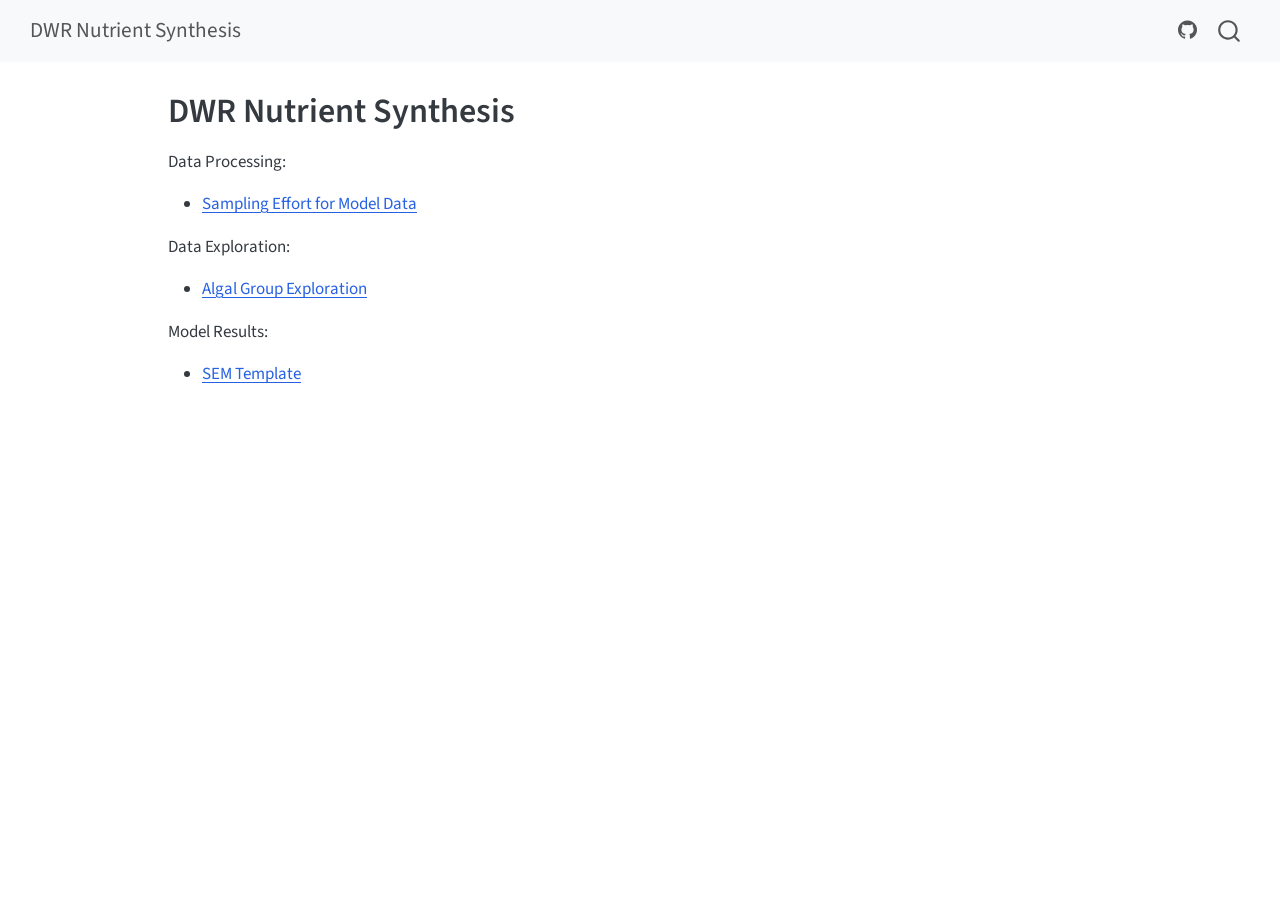
<file: docs/index.html>
<!DOCTYPE html>
<html xmlns="http://www.w3.org/1999/xhtml" lang="en" xml:lang="en"><head>

<meta charset="utf-8">
<meta name="generator" content="quarto-1.9.38">

<meta name="viewport" content="width=device-width, initial-scale=1.0, user-scalable=yes">


<title>DWR Nutrient Synthesis</title>
<style>
/* Default styles provided by pandoc.
** See https://pandoc.org/MANUAL.html#variables-for-html for config info.
*/
code{white-space: pre-wrap;}
span.smallcaps{font-variant: small-caps;}
div.columns{display: flex; gap: min(4vw, 1.5em);}
div.column{flex: auto; overflow-x: auto;}
div.hanging-indent{margin-left: 1.5em; text-indent: -1.5em;}
ul.task-list{list-style: none;}
ul.task-list li input[type="checkbox"] {
  width: 0.8em;
  margin: 0 0.8em 0.2em -1em; /* quarto-specific, see https://github.com/quarto-dev/quarto-cli/issues/4556 */ 
  vertical-align: middle;
}
</style>


<script src="site_libs/quarto-nav/quarto-nav.js"></script>
<script src="site_libs/clipboard/clipboard.min.js"></script>
<script src="site_libs/quarto-search/autocomplete.umd.js"></script>
<script src="site_libs/quarto-search/fuse.min.js"></script>
<script src="site_libs/quarto-search/quarto-search.js"></script>
<meta name="quarto:offset" content="./">
<script src="site_libs/quarto-html/quarto.js" type="module"></script>
<script src="site_libs/quarto-html/tabsets/tabsets.js" type="module"></script>
<script src="site_libs/quarto-html/popper.min.js"></script>
<script src="site_libs/quarto-html/tippy.umd.min.js"></script>
<script src="site_libs/quarto-html/anchor.min.js"></script>
<link href="site_libs/quarto-html/tippy.css" rel="stylesheet">
<link href="site_libs/quarto-html/quarto-syntax-highlighting-15634bcf2e68342d4ad2dfa704d543f6.css" rel="stylesheet" id="quarto-text-highlighting-styles">
<script src="site_libs/bootstrap/bootstrap.min.js"></script>
<link href="site_libs/bootstrap/bootstrap-icons.css" rel="stylesheet">
<link href="site_libs/bootstrap/bootstrap-a0f9fd0d421825b736dc1bbcbcba2219.min.css" rel="stylesheet" append-hash="true" id="quarto-bootstrap" data-mode="light">
<script id="quarto-search-options" type="application/json">{
  "location": "navbar",
  "copy-button": false,
  "collapse-after": 3,
  "panel-placement": "end",
  "type": "overlay",
  "limit": 50,
  "keyboard-shortcut": [
    "f",
    "/",
    "s"
  ],
  "show-item-context": false,
  "language": {
    "search-no-results-text": "No results",
    "search-matching-documents-text": "matching documents",
    "search-copy-link-title": "Copy link to search",
    "search-hide-matches-text": "Hide additional matches",
    "search-more-match-text": "more match in this document",
    "search-more-matches-text": "more matches in this document",
    "search-clear-button-title": "Clear",
    "search-text-placeholder": "",
    "search-detached-cancel-button-title": "Cancel",
    "search-submit-button-title": "Submit",
    "search-label": "Search"
  }
}</script>


<link rel="stylesheet" href="styles.css">
</head>

<body class="nav-fixed quarto-light">

<div id="quarto-search-results"></div>
  <header id="quarto-header" class="headroom fixed-top">
    <nav class="navbar navbar-expand-lg " data-bs-theme="dark">
      <div class="navbar-container container-fluid">
      <div class="navbar-brand-container mx-auto">
    <a class="navbar-brand" href="./index.html">
    <span class="navbar-title">DWR Nutrient Synthesis</span>
    </a>
  </div>
            <div id="quarto-search" class="" title="Search"></div>
          <button class="navbar-toggler" type="button" data-bs-toggle="collapse" data-bs-target="#navbarCollapse" aria-controls="navbarCollapse" role="menu" aria-expanded="false" aria-label="Toggle navigation" onclick="if (window.quartoToggleHeadroom) { window.quartoToggleHeadroom(); }">
  <span class="navbar-toggler-icon"></span>
</button>
          <div class="collapse navbar-collapse" id="navbarCollapse">
            <ul class="navbar-nav navbar-nav-scroll ms-auto">
  <li class="nav-item compact">
    <a class="nav-link" href="https://github.com/EMRR-DISE/Nutrient-Synthesis"> <i class="bi bi-github" role="img" aria-label="GitHub">
</i> 
<span class="menu-text"></span></a>
  </li>  
</ul>
          </div> <!-- /navcollapse -->
            <div class="quarto-navbar-tools">
</div>
      </div> <!-- /container-fluid -->
    </nav>
</header>
<!-- content -->
<div id="quarto-content" class="quarto-container page-columns page-rows-contents page-layout-article page-navbar">
<!-- sidebar -->
<!-- margin-sidebar -->
    <div id="quarto-margin-sidebar" class="sidebar margin-sidebar zindex-bottom">
        
    </div>
<!-- main -->
<main class="content" id="quarto-document-content">

<header id="title-block-header" class="quarto-title-block default">
<div class="quarto-title">
<h1 class="title">DWR Nutrient Synthesis</h1>
</div>



<div class="quarto-title-meta">

    
  
    
  </div>
  


</header>


<p>Data Processing:</p>
<ul>
<li><a href="./code/04_data_exploration/data_sampling_effort.html">Sampling Effort for Model Data</a></li>
</ul>
<p>Data Exploration:</p>
<ul>
<li><a href="./code/04_data_exploration/algal_grp_exploration.html">Algal Group Exploration</a></li>
</ul>
<p>Model Results:</p>
<ul>
<li><a href="./code/06_analysis/sem_template.html">SEM Template</a></li>
</ul>



</main> <!-- /main -->
<script id="quarto-html-after-body" type="application/javascript">
  window.document.addEventListener("DOMContentLoaded", function (event) {
    const icon = "";
    const anchorJS = new window.AnchorJS();
    anchorJS.options = {
      placement: 'right',
      icon: icon
    };
    anchorJS.add('.anchored');
    const isCodeAnnotation = (el) => {
      for (const clz of el.classList) {
        if (clz.startsWith('code-annotation-')) {                     
          return true;
        }
      }
      return false;
    }
    const onCopySuccess = function(e) {
      // button target
      const button = e.trigger;
      // don't keep focus
      button.blur();
      // flash "checked"
      button.classList.add('code-copy-button-checked');
      var currentTitle = button.getAttribute("title");
      button.setAttribute("title", "Copied!");
      let tooltip;
      if (window.bootstrap) {
        button.setAttribute("data-bs-toggle", "tooltip");
        button.setAttribute("data-bs-placement", "left");
        button.setAttribute("data-bs-title", "Copied!");
        tooltip = new bootstrap.Tooltip(button, 
          { trigger: "manual", 
            customClass: "code-copy-button-tooltip",
            offset: [0, -8]});
        tooltip.show();    
      }
      setTimeout(function() {
        if (tooltip) {
          tooltip.hide();
          button.removeAttribute("data-bs-title");
          button.removeAttribute("data-bs-toggle");
          button.removeAttribute("data-bs-placement");
        }
        button.setAttribute("title", currentTitle);
        button.classList.remove('code-copy-button-checked');
      }, 1000);
      // clear code selection
      e.clearSelection();
    }
    const getTextToCopy = function(trigger) {
      const outerScaffold = trigger.parentElement.cloneNode(true);
      const codeEl = outerScaffold.querySelector('code');
      for (const childEl of codeEl.children) {
        if (isCodeAnnotation(childEl)) {
          childEl.remove();
        }
      }
      return codeEl.innerText;
    }
    const clipboard = new window.ClipboardJS('.code-copy-button:not([data-in-quarto-modal])', {
      text: getTextToCopy
    });
    clipboard.on('success', onCopySuccess);
    if (window.document.getElementById('quarto-embedded-source-code-modal')) {
      const clipboardModal = new window.ClipboardJS('.code-copy-button[data-in-quarto-modal]', {
        text: getTextToCopy,
        container: window.document.getElementById('quarto-embedded-source-code-modal')
      });
      clipboardModal.on('success', onCopySuccess);
    }
      var localhostRegex = new RegExp(/^(?:http|https):\/\/localhost\:?[0-9]*\//);
      var mailtoRegex = new RegExp(/^mailto:/);
        var filterRegex = new RegExp('/' + window.location.host + '/');
      var isInternal = (href) => {
          return filterRegex.test(href) || localhostRegex.test(href) || mailtoRegex.test(href);
      }
      // Inspect non-navigation links and adorn them if external
     var links = window.document.querySelectorAll('a[href]:not(.nav-link):not(.navbar-brand):not(.toc-action):not(.sidebar-link):not(.sidebar-item-toggle):not(.pagination-link):not(.no-external):not([aria-hidden]):not(.dropdown-item):not(.quarto-navigation-tool):not(.about-link)');
      for (var i=0; i<links.length; i++) {
        const link = links[i];
        if (!isInternal(link.href)) {
          // undo the damage that might have been done by quarto-nav.js in the case of
          // links that we want to consider external
          if (link.dataset.originalHref !== undefined) {
            link.href = link.dataset.originalHref;
          }
        }
      }
    function tippyHover(el, contentFn, onTriggerFn, onUntriggerFn) {
      const config = {
        allowHTML: true,
        maxWidth: 500,
        delay: 100,
        arrow: false,
        appendTo: function(el) {
            return el.parentElement;
        },
        interactive: true,
        interactiveBorder: 10,
        theme: 'quarto',
        placement: 'bottom-start',
      };
      if (contentFn) {
        config.content = contentFn;
      }
      if (onTriggerFn) {
        config.onTrigger = onTriggerFn;
      }
      if (onUntriggerFn) {
        config.onUntrigger = onUntriggerFn;
      }
      window.tippy(el, config); 
    }
    const noterefs = window.document.querySelectorAll('a[role="doc-noteref"]');
    for (var i=0; i<noterefs.length; i++) {
      const ref = noterefs[i];
      tippyHover(ref, function() {
        // use id or data attribute instead here
        let href = ref.getAttribute('data-footnote-href') || ref.getAttribute('href');
        try { href = new URL(href).hash; } catch {}
        const id = href.replace(/^#\/?/, "");
        const note = window.document.getElementById(id);
        if (note) {
          return note.innerHTML;
        } else {
          return "";
        }
      });
    }
    const xrefs = window.document.querySelectorAll('a.quarto-xref');
    const processXRef = (id, note) => {
      // Strip column container classes
      const stripColumnClz = (el) => {
        el.classList.remove("page-full", "page-columns");
        if (el.children) {
          for (const child of el.children) {
            stripColumnClz(child);
          }
        }
      }
      stripColumnClz(note)
      if (id === null || id.startsWith('sec-')) {
        // Special case sections, only their first couple elements
        const container = document.createElement("div");
        if (note.children && note.children.length > 2) {
          container.appendChild(note.children[0].cloneNode(true));
          for (let i = 1; i < note.children.length; i++) {
            const child = note.children[i];
            if (child.tagName === "P" && child.innerText === "") {
              continue;
            } else {
              container.appendChild(child.cloneNode(true));
              break;
            }
          }
          if (window.Quarto?.typesetMath) {
            window.Quarto.typesetMath(container);
          }
          return container.innerHTML
        } else {
          if (window.Quarto?.typesetMath) {
            window.Quarto.typesetMath(note);
          }
          return note.innerHTML;
        }
      } else {
        // Remove any anchor links if they are present
        const anchorLink = note.querySelector('a.anchorjs-link');
        if (anchorLink) {
          anchorLink.remove();
        }
        if (window.Quarto?.typesetMath) {
          window.Quarto.typesetMath(note);
        }
        if (note.classList.contains("callout")) {
          return note.outerHTML;
        } else {
          return note.innerHTML;
        }
      }
    }
    for (var i=0; i<xrefs.length; i++) {
      const xref = xrefs[i];
      tippyHover(xref, undefined, function(instance) {
        instance.disable();
        let url = xref.getAttribute('href');
        let hash = undefined; 
        if (url.startsWith('#')) {
          hash = url;
        } else {
          try { hash = new URL(url).hash; } catch {}
        }
        if (hash) {
          const id = hash.replace(/^#\/?/, "");
          const note = window.document.getElementById(id);
          if (note !== null) {
            try {
              const html = processXRef(id, note.cloneNode(true));
              instance.setContent(html);
            } finally {
              instance.enable();
              instance.show();
            }
          } else {
            // See if we can fetch this
            fetch(url.split('#')[0])
            .then(res => res.text())
            .then(html => {
              const parser = new DOMParser();
              const htmlDoc = parser.parseFromString(html, "text/html");
              const note = htmlDoc.getElementById(id);
              if (note !== null) {
                const html = processXRef(id, note);
                instance.setContent(html);
              } 
            }).finally(() => {
              instance.enable();
              instance.show();
            });
          }
        } else {
          // See if we can fetch a full url (with no hash to target)
          // This is a special case and we should probably do some content thinning / targeting
          fetch(url)
          .then(res => res.text())
          .then(html => {
            const parser = new DOMParser();
            const htmlDoc = parser.parseFromString(html, "text/html");
            const note = htmlDoc.querySelector('main.content');
            if (note !== null) {
              // This should only happen for chapter cross references
              // (since there is no id in the URL)
              // remove the first header
              if (note.children.length > 0 && note.children[0].tagName === "HEADER") {
                note.children[0].remove();
              }
              const html = processXRef(null, note);
              instance.setContent(html);
            } 
          }).finally(() => {
            instance.enable();
            instance.show();
          });
        }
      }, function(instance) {
      });
    }
        let selectedAnnoteEl;
        const selectorForAnnotation = ( cell, annotation) => {
          let cellAttr = 'data-code-cell="' + cell + '"';
          let lineAttr = 'data-code-annotation="' +  annotation + '"';
          const selector = 'span[' + cellAttr + '][' + lineAttr + ']';
          return selector;
        }
        const selectCodeLines = (annoteEl) => {
          const doc = window.document;
          const targetCell = annoteEl.getAttribute("data-target-cell");
          const targetAnnotation = annoteEl.getAttribute("data-target-annotation");
          const annoteSpan = window.document.querySelector(selectorForAnnotation(targetCell, targetAnnotation));
          const lines = annoteSpan.getAttribute("data-code-lines").split(",");
          const lineIds = lines.map((line) => {
            return targetCell + "-" + line;
          })
          let top = null;
          let height = null;
          let parent = null;
          if (lineIds.length > 0) {
              //compute the position of the single el (top and bottom and make a div)
              const el = window.document.getElementById(lineIds[0]);
              top = el.offsetTop;
              height = el.offsetHeight;
              parent = el.parentElement.parentElement;
            if (lineIds.length > 1) {
              const lastEl = window.document.getElementById(lineIds[lineIds.length - 1]);
              const bottom = lastEl.offsetTop + lastEl.offsetHeight;
              height = bottom - top;
            }
            if (top !== null && height !== null && parent !== null) {
              // cook up a div (if necessary) and position it 
              let div = window.document.getElementById("code-annotation-line-highlight");
              if (div === null) {
                div = window.document.createElement("div");
                div.setAttribute("id", "code-annotation-line-highlight");
                div.style.position = 'absolute';
                parent.appendChild(div);
              }
              div.style.top = top - 2 + "px";
              div.style.height = height + 4 + "px";
              div.style.left = 0;
              let gutterDiv = window.document.getElementById("code-annotation-line-highlight-gutter");
              if (gutterDiv === null) {
                gutterDiv = window.document.createElement("div");
                gutterDiv.setAttribute("id", "code-annotation-line-highlight-gutter");
                gutterDiv.style.position = 'absolute';
                const codeCell = window.document.getElementById(targetCell);
                const gutter = codeCell.querySelector('.code-annotation-gutter');
                gutter.appendChild(gutterDiv);
              }
              gutterDiv.style.top = top - 2 + "px";
              gutterDiv.style.height = height + 4 + "px";
            }
            selectedAnnoteEl = annoteEl;
          }
        };
        const unselectCodeLines = () => {
          const elementsIds = ["code-annotation-line-highlight", "code-annotation-line-highlight-gutter"];
          elementsIds.forEach((elId) => {
            const div = window.document.getElementById(elId);
            if (div) {
              div.remove();
            }
          });
          selectedAnnoteEl = undefined;
        };
          // Handle positioning of the toggle
      window.addEventListener(
        "resize",
        throttle(() => {
          elRect = undefined;
          if (selectedAnnoteEl) {
            selectCodeLines(selectedAnnoteEl);
          }
        }, 10)
      );
      function throttle(fn, ms) {
      let throttle = false;
      let timer;
        return (...args) => {
          if(!throttle) { // first call gets through
              fn.apply(this, args);
              throttle = true;
          } else { // all the others get throttled
              if(timer) clearTimeout(timer); // cancel #2
              timer = setTimeout(() => {
                fn.apply(this, args);
                timer = throttle = false;
              }, ms);
          }
        };
      }
        // Attach click handler to the DT
        const annoteDls = window.document.querySelectorAll('dt[data-target-cell]');
        for (const annoteDlNode of annoteDls) {
          annoteDlNode.addEventListener('click', (event) => {
            const clickedEl = event.target;
            if (clickedEl !== selectedAnnoteEl) {
              unselectCodeLines();
              const activeEl = window.document.querySelector('dt[data-target-cell].code-annotation-active');
              if (activeEl) {
                activeEl.classList.remove('code-annotation-active');
              }
              selectCodeLines(clickedEl);
              clickedEl.classList.add('code-annotation-active');
            } else {
              // Unselect the line
              unselectCodeLines();
              clickedEl.classList.remove('code-annotation-active');
            }
          });
        }
    const findCites = (el) => {
      const parentEl = el.parentElement;
      if (parentEl) {
        const cites = parentEl.dataset.cites;
        if (cites) {
          return {
            el,
            cites: cites.split(' ')
          };
        } else {
          return findCites(el.parentElement)
        }
      } else {
        return undefined;
      }
    };
    var bibliorefs = window.document.querySelectorAll('a[role="doc-biblioref"]');
    for (var i=0; i<bibliorefs.length; i++) {
      const ref = bibliorefs[i];
      const citeInfo = findCites(ref);
      if (citeInfo) {
        tippyHover(citeInfo.el, function() {
          var popup = window.document.createElement('div');
          citeInfo.cites.forEach(function(cite) {
            var citeDiv = window.document.createElement('div');
            citeDiv.classList.add('hanging-indent');
            citeDiv.classList.add('csl-entry');
            var biblioDiv = window.document.getElementById('ref-' + cite);
            if (biblioDiv) {
              citeDiv.innerHTML = biblioDiv.innerHTML;
            }
            popup.appendChild(citeDiv);
          });
          return popup.innerHTML;
        });
      }
    }
  });
  </script>
</div> <!-- /content -->




</body></html>
</file>
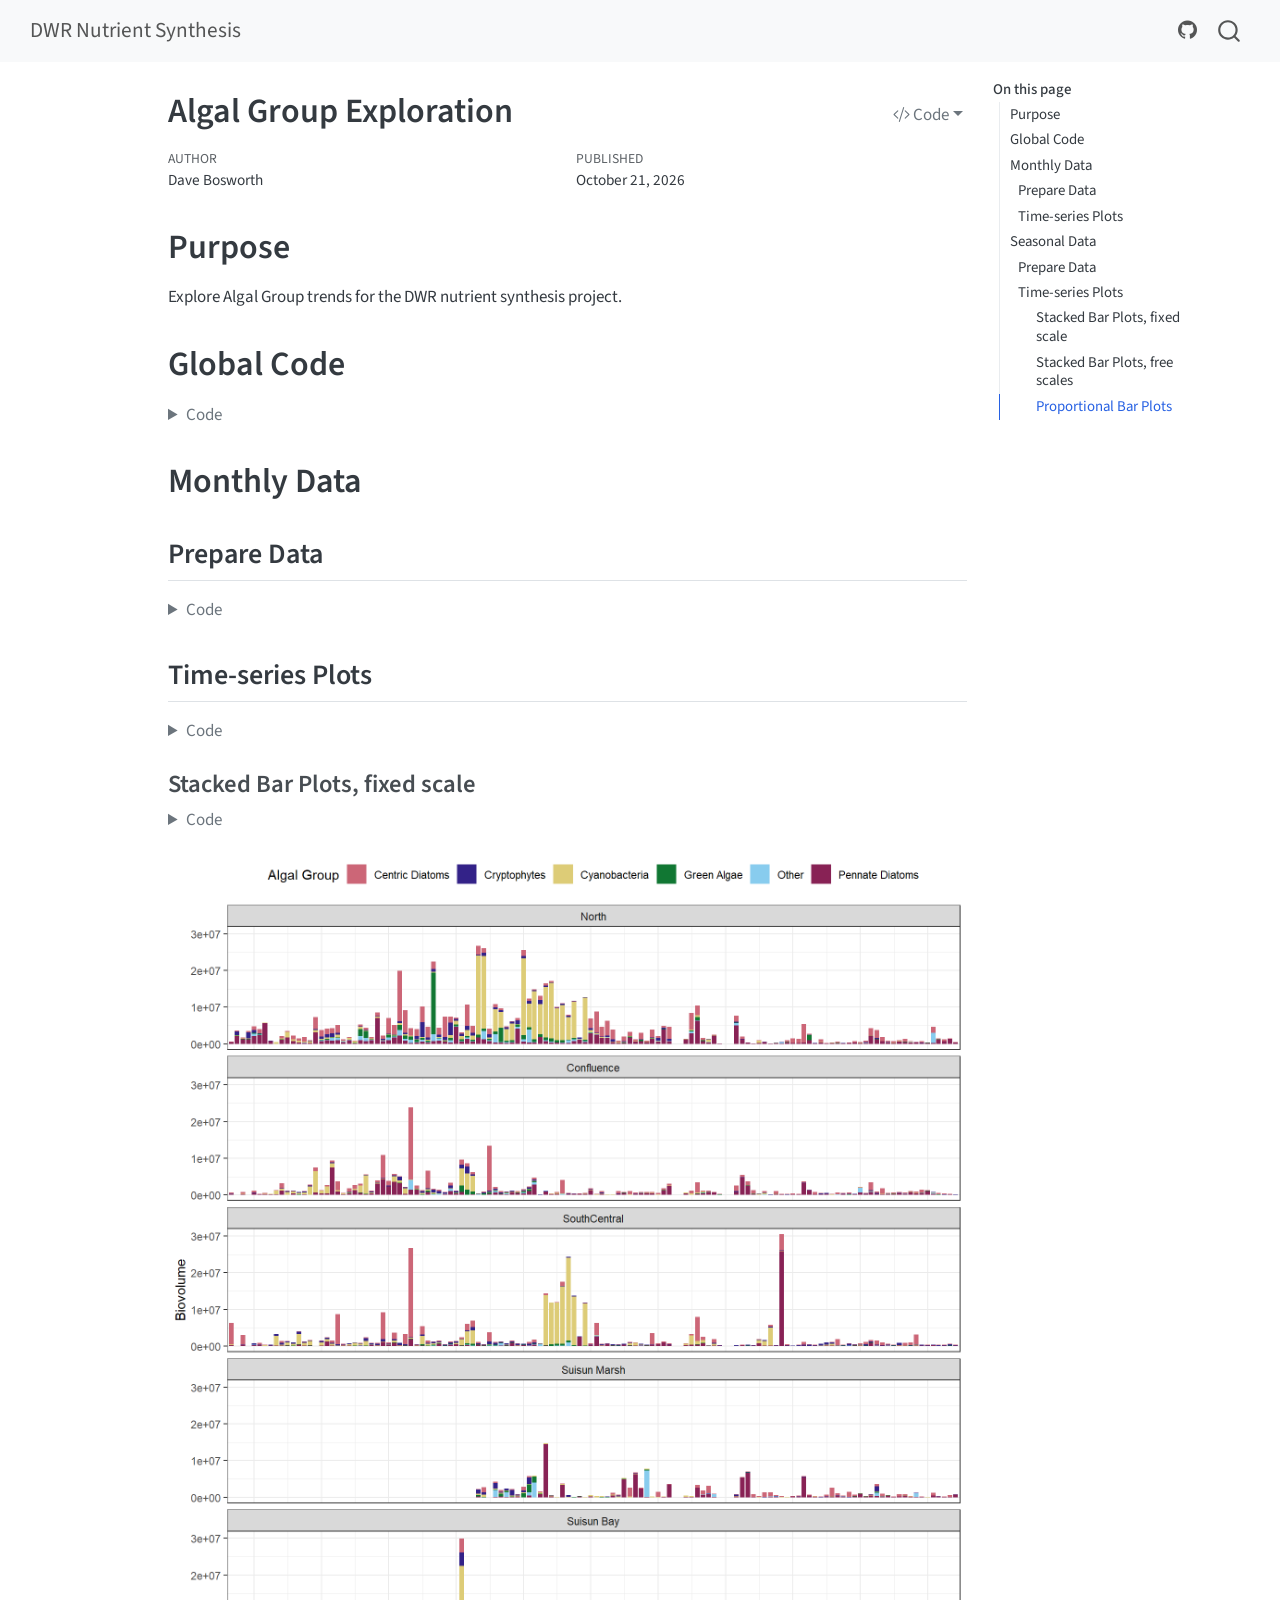
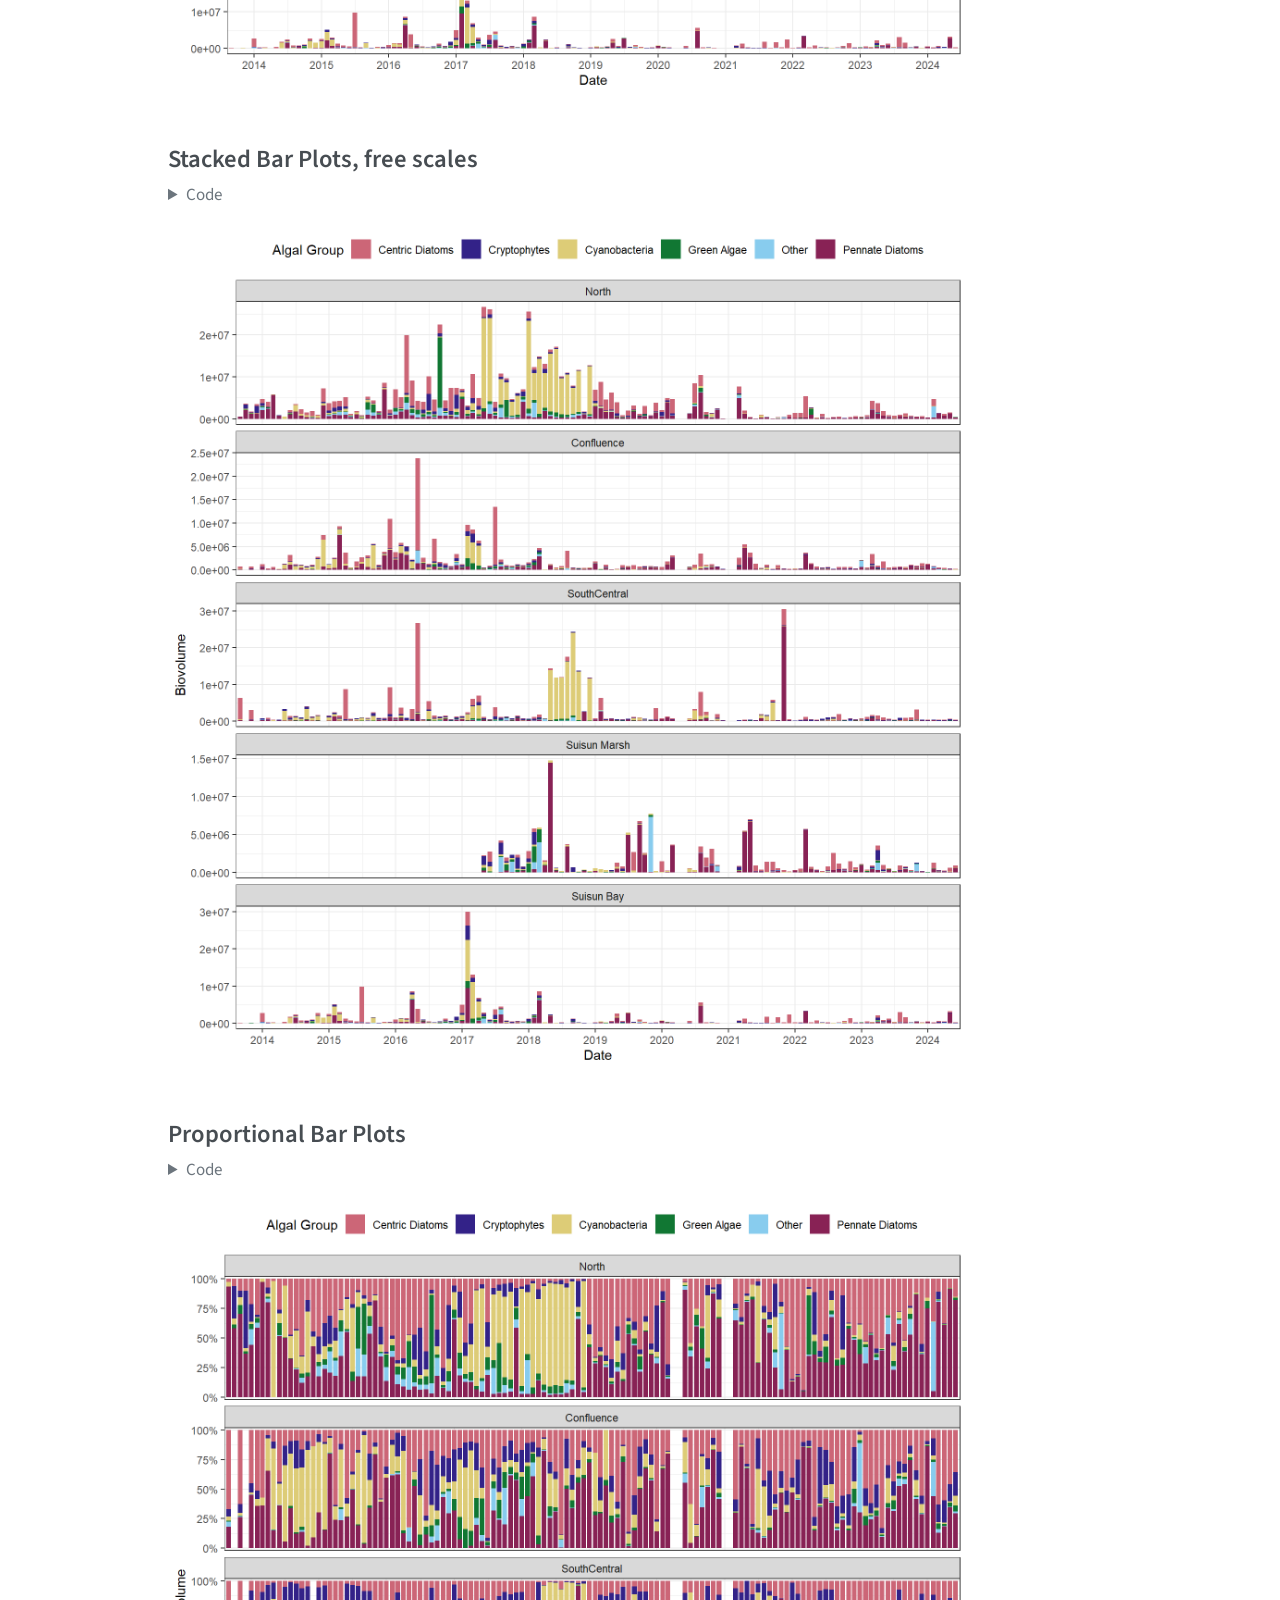
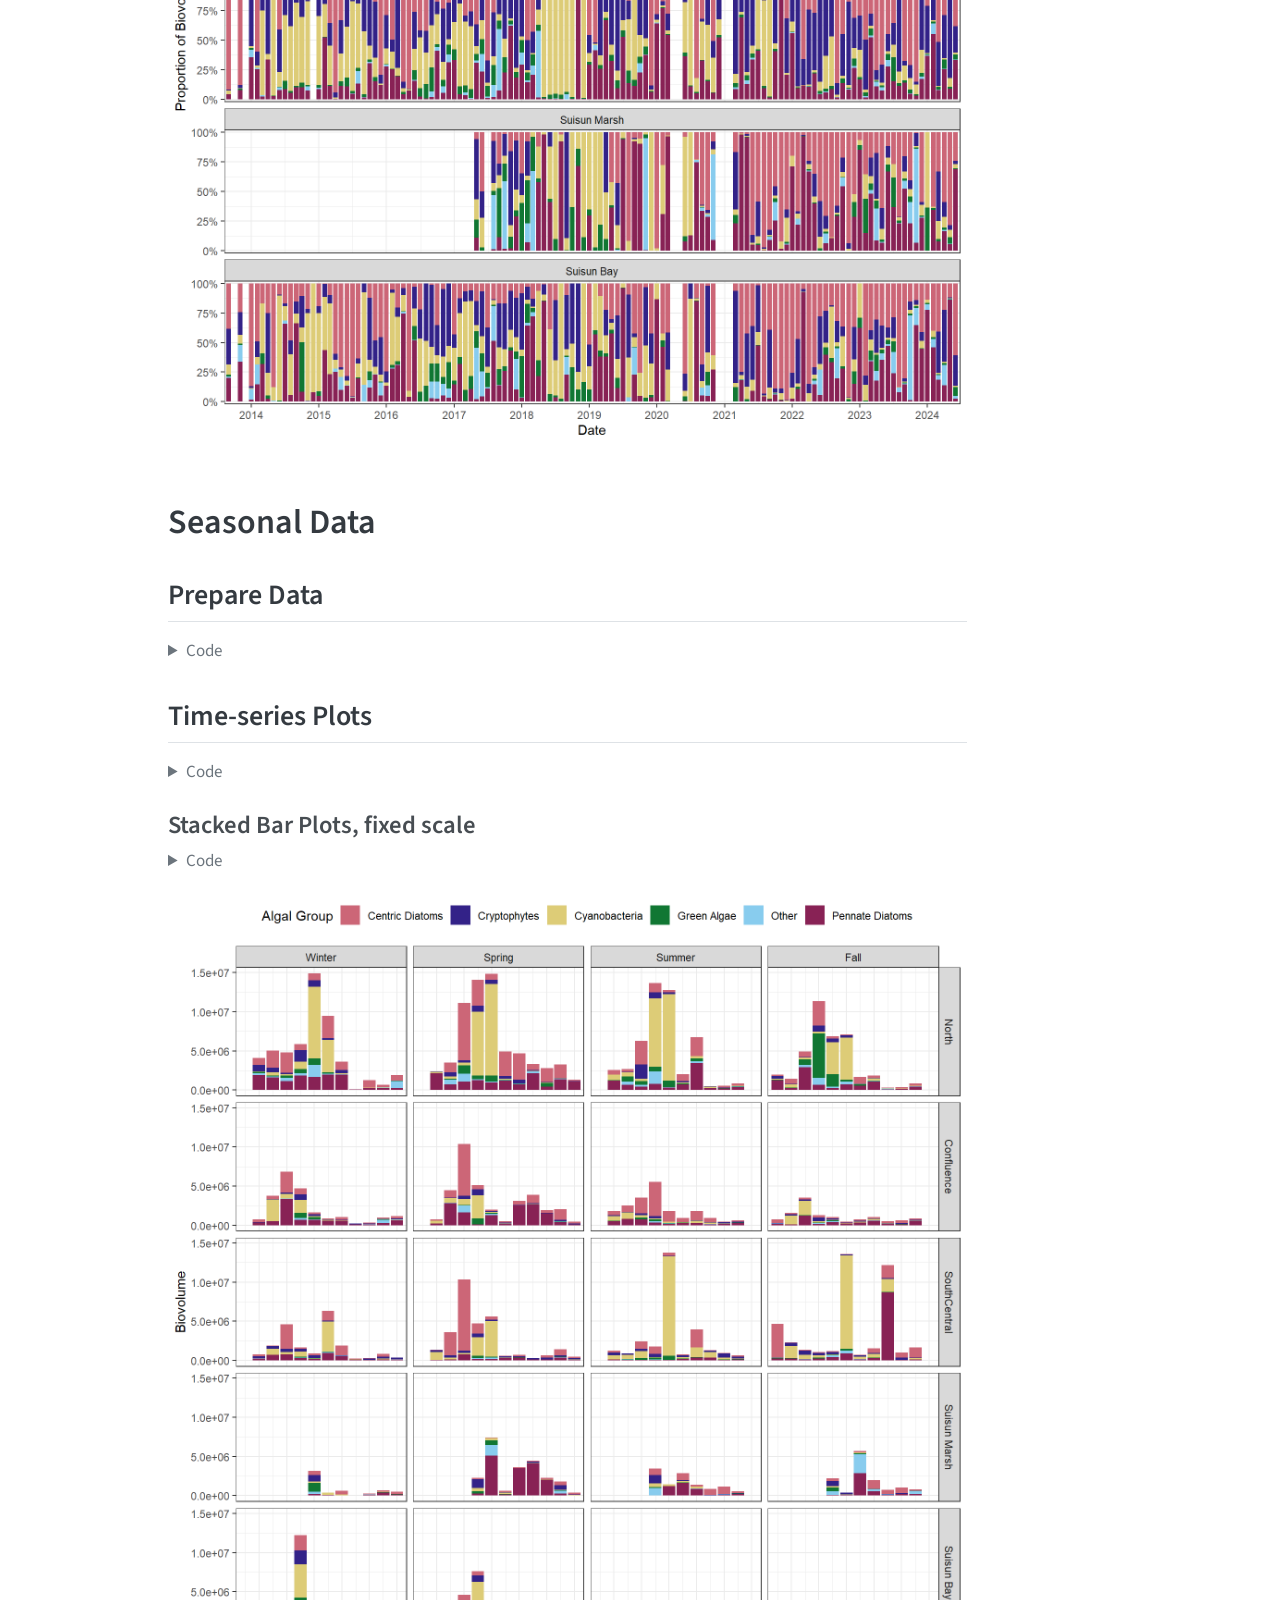
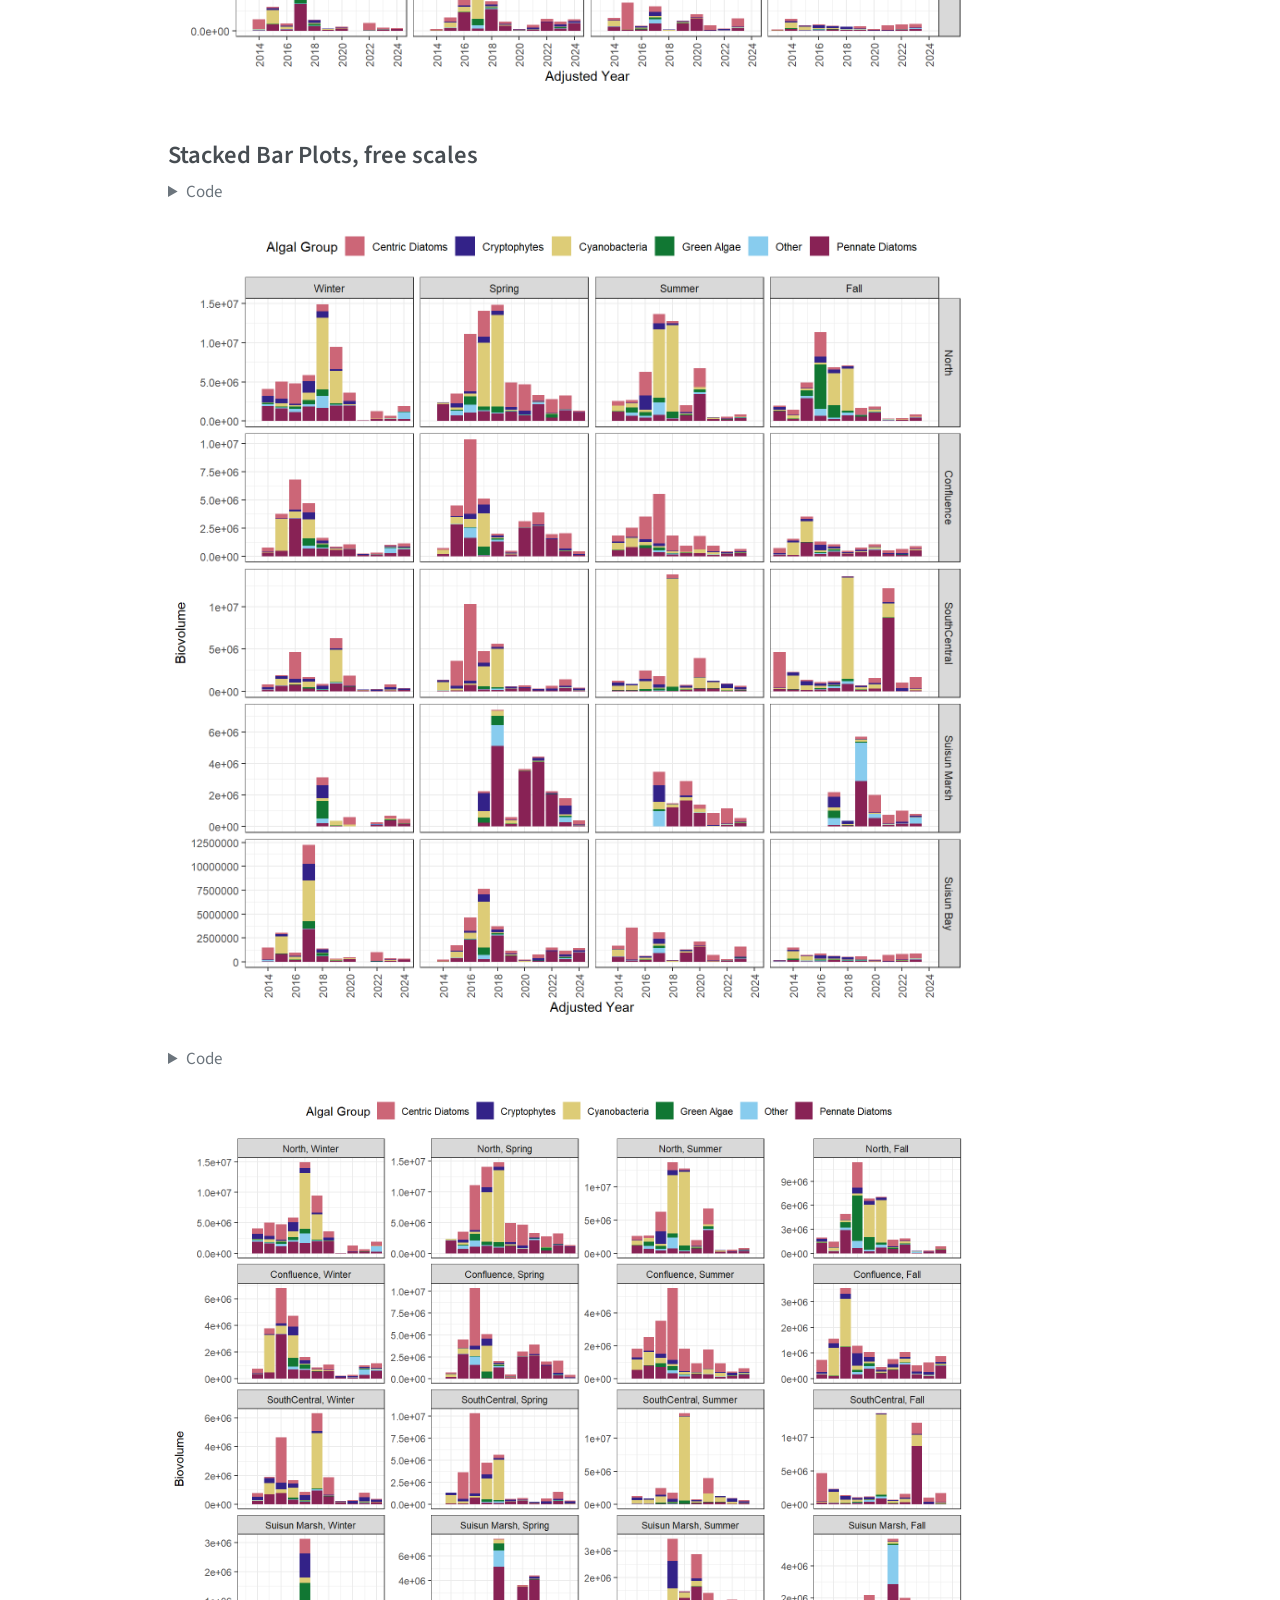
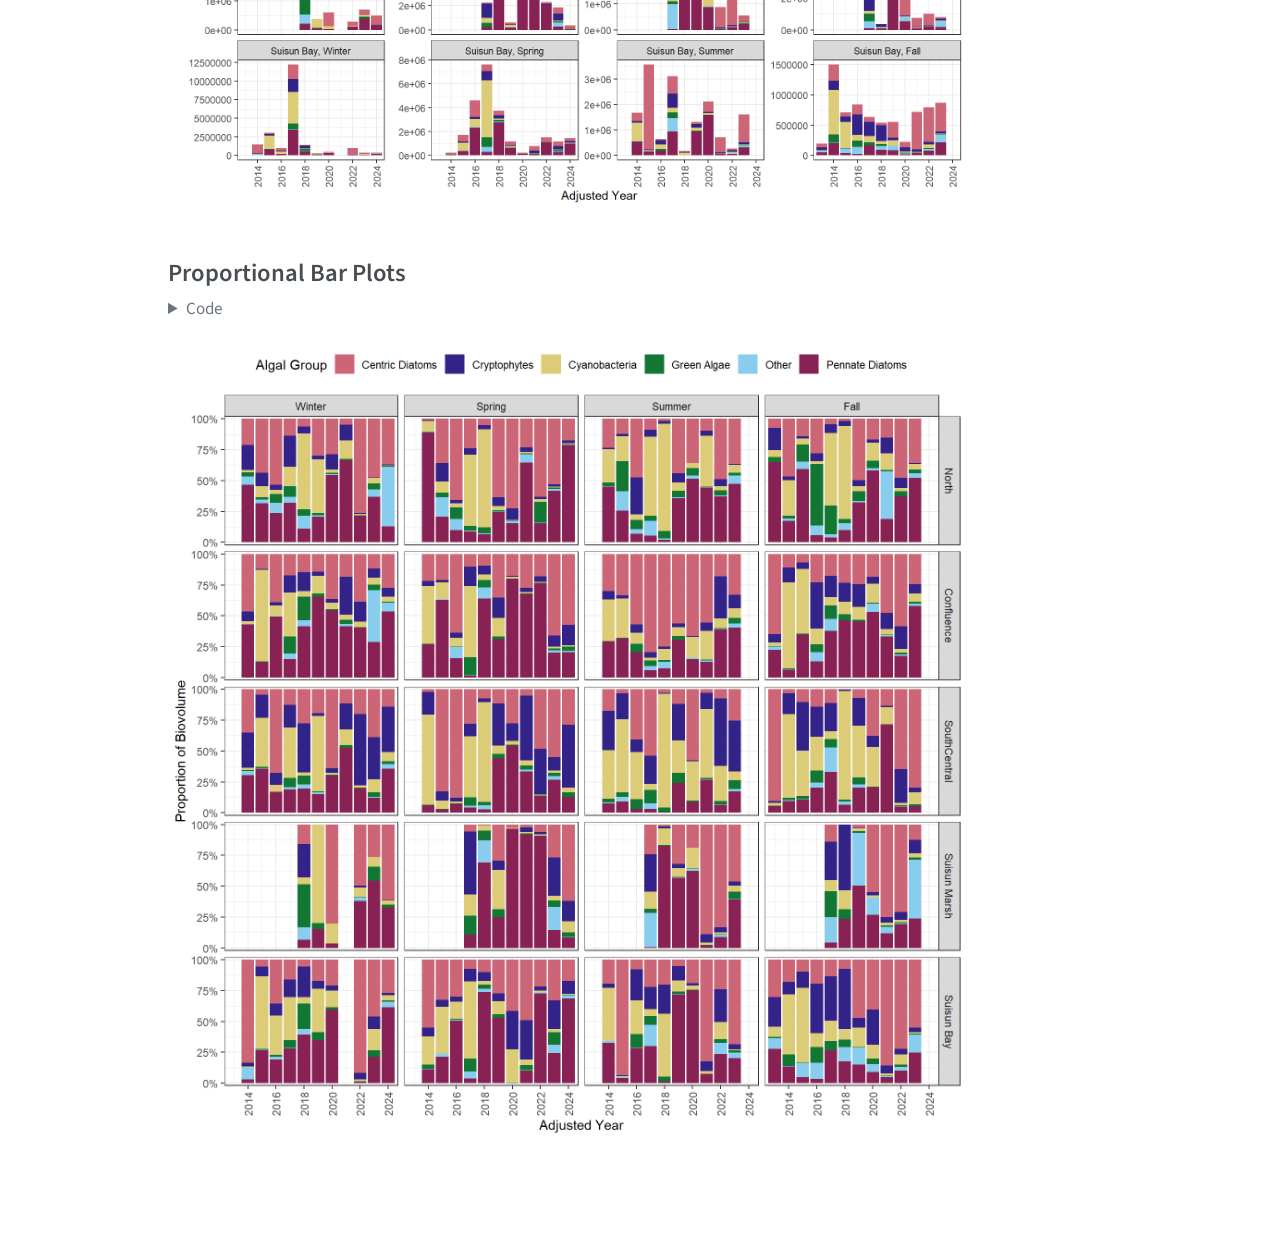
<file: docs/code/04_data_exploration/algal_grp_exploration.html>
<!DOCTYPE html>
<html xmlns="http://www.w3.org/1999/xhtml" lang="en" xml:lang="en"><head>

<meta charset="utf-8">
<meta name="generator" content="quarto-1.9.38">

<meta name="viewport" content="width=device-width, initial-scale=1.0, user-scalable=yes">

<meta name="author" content="Dave Bosworth">
<meta name="dcterms.date" content="2026-10-21">

<title>Algal Group Exploration – DWR Nutrient Synthesis</title>
<style>
/* Default styles provided by pandoc.
** See https://pandoc.org/MANUAL.html#variables-for-html for config info.
*/
code{white-space: pre-wrap;}
span.smallcaps{font-variant: small-caps;}
div.columns{display: flex; gap: min(4vw, 1.5em);}
div.column{flex: auto; overflow-x: auto;}
div.hanging-indent{margin-left: 1.5em; text-indent: -1.5em;}
ul.task-list{list-style: none;}
ul.task-list li input[type="checkbox"] {
  width: 0.8em;
  margin: 0 0.8em 0.2em -1em; /* quarto-specific, see https://github.com/quarto-dev/quarto-cli/issues/4556 */ 
  vertical-align: middle;
}
/* CSS for syntax highlighting */
html { -webkit-text-size-adjust: 100%; }
pre > code.sourceCode { white-space: pre; position: relative; }
pre > code.sourceCode > span { display: inline-block; line-height: 1.25; }
pre > code.sourceCode > span:empty { height: 1.2em; }
.sourceCode { overflow: visible; }
code.sourceCode > span { color: inherit; text-decoration: inherit; }
div.sourceCode { margin: 1em 0; }
pre.sourceCode { margin: 0; }
@media screen {
div.sourceCode { overflow: auto; }
}
@media print {
pre > code.sourceCode { white-space: pre-wrap; }
pre > code.sourceCode > span { text-indent: -5em; padding-left: 5em; }
}
pre.numberSource code
  { counter-reset: source-line 0; }
pre.numberSource code > span
  { position: relative; left: -4em; counter-increment: source-line; }
pre.numberSource code > span > a:first-child::before
  { content: counter(source-line);
    position: relative; left: -1em; text-align: right; vertical-align: baseline;
    border: none; display: inline-block;
    -webkit-touch-callout: none; -webkit-user-select: none;
    -khtml-user-select: none; -moz-user-select: none;
    -ms-user-select: none; user-select: none;
    padding: 0 4px; width: 4em;
  }
pre.numberSource { margin-left: 3em;  padding-left: 4px; }
div.sourceCode
  {   }
@media screen {
pre > code.sourceCode > span > a:first-child::before { text-decoration: underline; }
}
</style>


<script src="../../site_libs/quarto-nav/quarto-nav.js"></script>
<script src="../../site_libs/clipboard/clipboard.min.js"></script>
<script src="../../site_libs/quarto-search/autocomplete.umd.js"></script>
<script src="../../site_libs/quarto-search/fuse.min.js"></script>
<script src="../../site_libs/quarto-search/quarto-search.js"></script>
<meta name="quarto:offset" content="../../">
<script src="../../site_libs/quarto-html/quarto.js" type="module"></script>
<script src="../../site_libs/quarto-html/tabsets/tabsets.js" type="module"></script>
<script src="../../site_libs/quarto-html/popper.min.js"></script>
<script src="../../site_libs/quarto-html/tippy.umd.min.js"></script>
<script src="../../site_libs/quarto-html/anchor.min.js"></script>
<link href="../../site_libs/quarto-html/tippy.css" rel="stylesheet">
<link href="../../site_libs/quarto-html/quarto-syntax-highlighting-15634bcf2e68342d4ad2dfa704d543f6.css" rel="stylesheet" id="quarto-text-highlighting-styles">
<script src="../../site_libs/bootstrap/bootstrap.min.js"></script>
<link href="../../site_libs/bootstrap/bootstrap-icons.css" rel="stylesheet">
<link href="../../site_libs/bootstrap/bootstrap-2c169b83e1fc2996b25bcc8774810429.min.css" rel="stylesheet" append-hash="true" id="quarto-bootstrap" data-mode="light">
<script id="quarto-search-options" type="application/json">{
  "location": "navbar",
  "copy-button": false,
  "collapse-after": 3,
  "panel-placement": "end",
  "type": "overlay",
  "limit": 50,
  "keyboard-shortcut": [
    "f",
    "/",
    "s"
  ],
  "show-item-context": false,
  "language": {
    "search-no-results-text": "No results",
    "search-matching-documents-text": "matching documents",
    "search-copy-link-title": "Copy link to search",
    "search-hide-matches-text": "Hide additional matches",
    "search-more-match-text": "more match in this document",
    "search-more-matches-text": "more matches in this document",
    "search-clear-button-title": "Clear",
    "search-text-placeholder": "",
    "search-detached-cancel-button-title": "Cancel",
    "search-submit-button-title": "Submit",
    "search-label": "Search"
  }
}</script>


<link rel="stylesheet" href="../../styles.css">
</head>

<body class="nav-fixed quarto-light">

<div id="quarto-search-results"></div>
  <header id="quarto-header" class="headroom fixed-top">
    <nav class="navbar navbar-expand-lg " data-bs-theme="dark">
      <div class="navbar-container container-fluid">
      <div class="navbar-brand-container mx-auto">
    <a class="navbar-brand" href="../../index.html">
    <span class="navbar-title">DWR Nutrient Synthesis</span>
    </a>
  </div>
            <div id="quarto-search" class="" title="Search"></div>
          <button class="navbar-toggler" type="button" data-bs-toggle="collapse" data-bs-target="#navbarCollapse" aria-controls="navbarCollapse" role="menu" aria-expanded="false" aria-label="Toggle navigation" onclick="if (window.quartoToggleHeadroom) { window.quartoToggleHeadroom(); }">
  <span class="navbar-toggler-icon"></span>
</button>
          <div class="collapse navbar-collapse" id="navbarCollapse">
            <ul class="navbar-nav navbar-nav-scroll ms-auto">
  <li class="nav-item compact">
    <a class="nav-link" href="https://github.com/EMRR-DISE/Nutrient-Synthesis"> <i class="bi bi-github" role="img" aria-label="GitHub">
</i> 
<span class="menu-text"></span></a>
  </li>  
</ul>
          </div> <!-- /navcollapse -->
            <div class="quarto-navbar-tools">
</div>
      </div> <!-- /container-fluid -->
    </nav>
</header>
<!-- content -->
<div id="quarto-content" class="quarto-container page-columns page-rows-contents page-layout-article page-navbar">
<!-- sidebar -->
<!-- margin-sidebar -->
    <div id="quarto-margin-sidebar" class="sidebar margin-sidebar">
        <nav id="TOC" role="doc-toc" class="toc-active" data-toc-expanded="2">
    <h2 id="toc-title">On this page</h2>
   
  <ul>
  <li><a href="#purpose" id="toc-purpose" class="nav-link active" data-scroll-target="#purpose">Purpose</a></li>
  <li><a href="#global-code" id="toc-global-code" class="nav-link" data-scroll-target="#global-code">Global Code</a></li>
  <li><a href="#monthly-data" id="toc-monthly-data" class="nav-link" data-scroll-target="#monthly-data">Monthly Data</a>
  <ul class="collapse">
  <li><a href="#prepare-data" id="toc-prepare-data" class="nav-link" data-scroll-target="#prepare-data">Prepare Data</a></li>
  <li><a href="#time-series-plots" id="toc-time-series-plots" class="nav-link" data-scroll-target="#time-series-plots">Time-series Plots</a>
  <ul class="collapse">
  <li><a href="#stacked-bar-plots-fixed-scale" id="toc-stacked-bar-plots-fixed-scale" class="nav-link" data-scroll-target="#stacked-bar-plots-fixed-scale">Stacked Bar Plots, fixed scale</a></li>
  <li><a href="#stacked-bar-plots-free-scales" id="toc-stacked-bar-plots-free-scales" class="nav-link" data-scroll-target="#stacked-bar-plots-free-scales">Stacked Bar Plots, free scales</a></li>
  <li><a href="#proportional-bar-plots" id="toc-proportional-bar-plots" class="nav-link" data-scroll-target="#proportional-bar-plots">Proportional Bar Plots</a></li>
  </ul></li>
  </ul></li>
  <li><a href="#seasonal-data" id="toc-seasonal-data" class="nav-link" data-scroll-target="#seasonal-data">Seasonal Data</a>
  <ul class="collapse">
  <li><a href="#prepare-data-1" id="toc-prepare-data-1" class="nav-link" data-scroll-target="#prepare-data-1">Prepare Data</a></li>
  <li><a href="#time-series-plots-1" id="toc-time-series-plots-1" class="nav-link" data-scroll-target="#time-series-plots-1">Time-series Plots</a>
  <ul class="collapse">
  <li><a href="#stacked-bar-plots-fixed-scale-1" id="toc-stacked-bar-plots-fixed-scale-1" class="nav-link" data-scroll-target="#stacked-bar-plots-fixed-scale-1">Stacked Bar Plots, fixed scale</a></li>
  <li><a href="#stacked-bar-plots-free-scales-1" id="toc-stacked-bar-plots-free-scales-1" class="nav-link" data-scroll-target="#stacked-bar-plots-free-scales-1">Stacked Bar Plots, free scales</a></li>
  <li><a href="#proportional-bar-plots-1" id="toc-proportional-bar-plots-1" class="nav-link" data-scroll-target="#proportional-bar-plots-1">Proportional Bar Plots</a></li>
  </ul></li>
  </ul></li>
  </ul>
</nav>
    </div>
<!-- main -->
<main class="content" id="quarto-document-content">

<header id="title-block-header" class="quarto-title-block default">
<div class="quarto-title">
<div class="quarto-title-block"><div><h1 class="title">Algal Group Exploration</h1><button type="button" class="btn code-tools-button dropdown-toggle" id="quarto-code-tools-menu" data-bs-toggle="dropdown" aria-expanded="false"><i class="bi"></i> Code</button><ul class="dropdown-menu dropdown-menu-end" aria-labelelledby="quarto-code-tools-menu"><li><a id="quarto-show-all-code" class="dropdown-item" href="javascript:void(0)" role="button">Show All Code</a></li><li><a id="quarto-hide-all-code" class="dropdown-item" href="javascript:void(0)" role="button">Hide All Code</a></li><li><hr class="dropdown-divider"></li><li><a id="quarto-view-source" class="dropdown-item" href="javascript:void(0)" role="button">View Source</a></li></ul></div></div>
</div>



<div class="quarto-title-meta">

    <div>
    <div class="quarto-title-meta-heading">Author</div>
    <div class="quarto-title-meta-contents">
             <p>Dave Bosworth </p>
          </div>
  </div>
    
    <div>
    <div class="quarto-title-meta-heading">Published</div>
    <div class="quarto-title-meta-contents">
      <p class="date">October 21, 2026</p>
    </div>
  </div>
  
    
  </div>
  


</header>


<section id="purpose" class="level1">
<h1>Purpose</h1>
<p>Explore Algal Group trends for the DWR nutrient synthesis project.</p>
</section>
<section id="global-code" class="level1">
<h1>Global Code</h1>
<div class="cell">
<details class="code-fold">
<summary>Code</summary>
<div class="sourceCode cell-code" id="cb1"><pre class="sourceCode r"><code class="sourceCode r"><span id="cb1-1"><a href="#cb1-1" aria-hidden="true" tabindex="-1"></a><span class="co"># Load packages</span></span>
<span id="cb1-2"><a href="#cb1-2" aria-hidden="true" tabindex="-1"></a><span class="fu">library</span>(tidyverse)</span>
<span id="cb1-3"><a href="#cb1-3" aria-hidden="true" tabindex="-1"></a><span class="fu">library</span>(khroma)</span>
<span id="cb1-4"><a href="#cb1-4" aria-hidden="true" tabindex="-1"></a><span class="fu">library</span>(scales)</span>
<span id="cb1-5"><a href="#cb1-5" aria-hidden="true" tabindex="-1"></a><span class="fu">library</span>(here)</span></code></pre></div>
</details>
</div>
</section>
<section id="monthly-data" class="level1">
<h1>Monthly Data</h1>
<section id="prepare-data" class="level2">
<h2 class="anchored" data-anchor-id="prepare-data">Prepare Data</h2>
<div class="cell">
<details class="code-fold">
<summary>Code</summary>
<div class="sourceCode cell-code" id="cb2"><pre class="sourceCode r"><code class="sourceCode r"><span id="cb2-1"><a href="#cb2-1" aria-hidden="true" tabindex="-1"></a>df_monthly <span class="ot">&lt;-</span> <span class="fu">readRDS</span>(<span class="fu">here</span>(<span class="st">"data/processed/monthly_values.rds"</span>))</span>
<span id="cb2-2"><a href="#cb2-2" aria-hidden="true" tabindex="-1"></a></span>
<span id="cb2-3"><a href="#cb2-3" aria-hidden="true" tabindex="-1"></a>df_monthly_c <span class="ot">&lt;-</span> df_monthly <span class="sc">|&gt;</span></span>
<span id="cb2-4"><a href="#cb2-4" aria-hidden="true" tabindex="-1"></a>  <span class="fu">mutate</span>(</span>
<span id="cb2-5"><a href="#cb2-5" aria-hidden="true" tabindex="-1"></a>    <span class="at">Date =</span> <span class="fu">make_date</span>(<span class="at">year =</span> Year, <span class="at">month =</span> Month),</span>
<span id="cb2-6"><a href="#cb2-6" aria-hidden="true" tabindex="-1"></a>    <span class="at">Region =</span> <span class="fu">factor</span>(</span>
<span id="cb2-7"><a href="#cb2-7" aria-hidden="true" tabindex="-1"></a>      Region,</span>
<span id="cb2-8"><a href="#cb2-8" aria-hidden="true" tabindex="-1"></a>      <span class="at">levels =</span> <span class="fu">c</span>(</span>
<span id="cb2-9"><a href="#cb2-9" aria-hidden="true" tabindex="-1"></a>        <span class="st">"North"</span>,</span>
<span id="cb2-10"><a href="#cb2-10" aria-hidden="true" tabindex="-1"></a>        <span class="st">"Confluence"</span>,</span>
<span id="cb2-11"><a href="#cb2-11" aria-hidden="true" tabindex="-1"></a>        <span class="st">"SouthCentral"</span>,</span>
<span id="cb2-12"><a href="#cb2-12" aria-hidden="true" tabindex="-1"></a>        <span class="st">"Suisun Marsh"</span>,</span>
<span id="cb2-13"><a href="#cb2-13" aria-hidden="true" tabindex="-1"></a>        <span class="st">"Suisun Bay"</span></span>
<span id="cb2-14"><a href="#cb2-14" aria-hidden="true" tabindex="-1"></a>      )</span>
<span id="cb2-15"><a href="#cb2-15" aria-hidden="true" tabindex="-1"></a>    )</span>
<span id="cb2-16"><a href="#cb2-16" aria-hidden="true" tabindex="-1"></a>  ) <span class="sc">|&gt;</span></span>
<span id="cb2-17"><a href="#cb2-17" aria-hidden="true" tabindex="-1"></a>  <span class="fu">select</span>(Date, Region, <span class="fu">starts_with</span>(<span class="st">"bv_"</span>)) <span class="sc">|&gt;</span></span>
<span id="cb2-18"><a href="#cb2-18" aria-hidden="true" tabindex="-1"></a>  <span class="fu">pivot_longer</span>(</span>
<span id="cb2-19"><a href="#cb2-19" aria-hidden="true" tabindex="-1"></a>    <span class="at">cols =</span> <span class="fu">starts_with</span>(<span class="st">"bv_"</span>),</span>
<span id="cb2-20"><a href="#cb2-20" aria-hidden="true" tabindex="-1"></a>    <span class="at">names_to =</span> <span class="st">"Algal_Group"</span>,</span>
<span id="cb2-21"><a href="#cb2-21" aria-hidden="true" tabindex="-1"></a>    <span class="at">values_to =</span> <span class="st">"Biovolume"</span>,</span>
<span id="cb2-22"><a href="#cb2-22" aria-hidden="true" tabindex="-1"></a>    <span class="at">values_drop_na =</span> <span class="cn">TRUE</span></span>
<span id="cb2-23"><a href="#cb2-23" aria-hidden="true" tabindex="-1"></a>  ) <span class="sc">|&gt;</span></span>
<span id="cb2-24"><a href="#cb2-24" aria-hidden="true" tabindex="-1"></a>  <span class="fu">mutate</span>(<span class="at">Algal_Group =</span> <span class="fu">str_remove</span>(Algal_Group, <span class="st">"^bv_"</span>))</span></code></pre></div>
</details>
</div>
</section>
<section id="time-series-plots" class="level2">
<h2 class="anchored" data-anchor-id="time-series-plots">Time-series Plots</h2>
<div class="cell">
<details class="code-fold">
<summary>Code</summary>
<div class="sourceCode cell-code" id="cb3"><pre class="sourceCode r"><code class="sourceCode r"><span id="cb3-1"><a href="#cb3-1" aria-hidden="true" tabindex="-1"></a>plt_base_monthly <span class="ot">&lt;-</span> df_monthly_c <span class="sc">|&gt;</span></span>
<span id="cb3-2"><a href="#cb3-2" aria-hidden="true" tabindex="-1"></a>  <span class="fu">ggplot</span>(<span class="fu">aes</span>(<span class="at">x =</span> Date, <span class="at">y =</span> Biovolume, <span class="at">fill =</span> Algal_Group)) <span class="sc">+</span></span>
<span id="cb3-3"><a href="#cb3-3" aria-hidden="true" tabindex="-1"></a>  <span class="fu">scale_fill_muted</span>(<span class="at">name =</span> <span class="st">"Algal Group"</span>) <span class="sc">+</span></span>
<span id="cb3-4"><a href="#cb3-4" aria-hidden="true" tabindex="-1"></a>  <span class="fu">scale_x_date</span>(</span>
<span id="cb3-5"><a href="#cb3-5" aria-hidden="true" tabindex="-1"></a>    <span class="at">name =</span> <span class="st">"Date"</span>,</span>
<span id="cb3-6"><a href="#cb3-6" aria-hidden="true" tabindex="-1"></a>    <span class="at">breaks =</span> <span class="fu">breaks_pretty</span>(<span class="dv">10</span>),</span>
<span id="cb3-7"><a href="#cb3-7" aria-hidden="true" tabindex="-1"></a>    <span class="at">expand =</span> <span class="fu">expansion</span>(<span class="at">mult =</span> <span class="fl">0.003</span>)</span>
<span id="cb3-8"><a href="#cb3-8" aria-hidden="true" tabindex="-1"></a>  ) <span class="sc">+</span></span>
<span id="cb3-9"><a href="#cb3-9" aria-hidden="true" tabindex="-1"></a>  <span class="fu">theme_bw</span>() <span class="sc">+</span></span>
<span id="cb3-10"><a href="#cb3-10" aria-hidden="true" tabindex="-1"></a>  <span class="fu">theme</span>(<span class="at">legend.position =</span> <span class="st">"top"</span>) <span class="sc">+</span></span>
<span id="cb3-11"><a href="#cb3-11" aria-hidden="true" tabindex="-1"></a>  <span class="fu">guides</span>(<span class="at">fill =</span> <span class="fu">guide_legend</span>(<span class="at">nrow =</span> <span class="dv">1</span>))</span></code></pre></div>
</details>
</div>
<section id="stacked-bar-plots-fixed-scale" class="level3">
<h3 class="anchored" data-anchor-id="stacked-bar-plots-fixed-scale">Stacked Bar Plots, fixed scale</h3>
<div class="cell">
<details class="code-fold">
<summary>Code</summary>
<div class="sourceCode cell-code" id="cb4"><pre class="sourceCode r"><code class="sourceCode r"><span id="cb4-1"><a href="#cb4-1" aria-hidden="true" tabindex="-1"></a>plt_base_monthly <span class="sc">+</span></span>
<span id="cb4-2"><a href="#cb4-2" aria-hidden="true" tabindex="-1"></a>  <span class="fu">geom_col</span>() <span class="sc">+</span></span>
<span id="cb4-3"><a href="#cb4-3" aria-hidden="true" tabindex="-1"></a>  <span class="fu">facet_wrap</span>(<span class="fu">vars</span>(Region), <span class="at">ncol =</span> <span class="dv">1</span>)</span></code></pre></div>
</details>
<div class="cell-output-display">
<div>
<figure class="figure">
<p><img src="algal_grp_exploration_files/figure-html/unnamed-chunk-4-1.png" class="img-fluid figure-img" width="864"></p>
</figure>
</div>
</div>
</div>
</section>
<section id="stacked-bar-plots-free-scales" class="level3">
<h3 class="anchored" data-anchor-id="stacked-bar-plots-free-scales">Stacked Bar Plots, free scales</h3>
<div class="cell">
<details class="code-fold">
<summary>Code</summary>
<div class="sourceCode cell-code" id="cb5"><pre class="sourceCode r"><code class="sourceCode r"><span id="cb5-1"><a href="#cb5-1" aria-hidden="true" tabindex="-1"></a>plt_base_monthly <span class="sc">+</span></span>
<span id="cb5-2"><a href="#cb5-2" aria-hidden="true" tabindex="-1"></a>  <span class="fu">geom_col</span>() <span class="sc">+</span></span>
<span id="cb5-3"><a href="#cb5-3" aria-hidden="true" tabindex="-1"></a>  <span class="fu">facet_wrap</span>(<span class="fu">vars</span>(Region), <span class="at">ncol =</span> <span class="dv">1</span>, <span class="at">scales =</span> <span class="st">"free_y"</span>)</span></code></pre></div>
</details>
<div class="cell-output-display">
<div>
<figure class="figure">
<p><img src="algal_grp_exploration_files/figure-html/unnamed-chunk-5-1.png" class="img-fluid figure-img" width="864"></p>
</figure>
</div>
</div>
</div>
</section>
<section id="proportional-bar-plots" class="level3">
<h3 class="anchored" data-anchor-id="proportional-bar-plots">Proportional Bar Plots</h3>
<div class="cell">
<details class="code-fold">
<summary>Code</summary>
<div class="sourceCode cell-code" id="cb6"><pre class="sourceCode r"><code class="sourceCode r"><span id="cb6-1"><a href="#cb6-1" aria-hidden="true" tabindex="-1"></a>plt_base_monthly <span class="sc">+</span></span>
<span id="cb6-2"><a href="#cb6-2" aria-hidden="true" tabindex="-1"></a>  <span class="fu">geom_col</span>(<span class="at">position =</span> <span class="st">"fill"</span>) <span class="sc">+</span></span>
<span id="cb6-3"><a href="#cb6-3" aria-hidden="true" tabindex="-1"></a>  <span class="fu">facet_wrap</span>(<span class="fu">vars</span>(Region), <span class="at">ncol =</span> <span class="dv">1</span>) <span class="sc">+</span></span>
<span id="cb6-4"><a href="#cb6-4" aria-hidden="true" tabindex="-1"></a>  <span class="fu">scale_y_continuous</span>(</span>
<span id="cb6-5"><a href="#cb6-5" aria-hidden="true" tabindex="-1"></a>    <span class="at">name =</span> <span class="st">"Proportion of Biovolume"</span>,</span>
<span id="cb6-6"><a href="#cb6-6" aria-hidden="true" tabindex="-1"></a>    <span class="at">labels =</span> <span class="fu">label_percent</span>(),</span>
<span id="cb6-7"><a href="#cb6-7" aria-hidden="true" tabindex="-1"></a>    <span class="at">expand =</span> <span class="fu">expansion</span>(<span class="at">mult =</span> <span class="fl">0.02</span>)</span>
<span id="cb6-8"><a href="#cb6-8" aria-hidden="true" tabindex="-1"></a>  )</span></code></pre></div>
</details>
<div class="cell-output-display">
<div>
<figure class="figure">
<p><img src="algal_grp_exploration_files/figure-html/unnamed-chunk-6-1.png" class="img-fluid figure-img" width="864"></p>
</figure>
</div>
</div>
</div>
</section>
</section>
</section>
<section id="seasonal-data" class="level1">
<h1>Seasonal Data</h1>
<section id="prepare-data-1" class="level2">
<h2 class="anchored" data-anchor-id="prepare-data-1">Prepare Data</h2>
<div class="cell">
<details class="code-fold">
<summary>Code</summary>
<div class="sourceCode cell-code" id="cb7"><pre class="sourceCode r"><code class="sourceCode r"><span id="cb7-1"><a href="#cb7-1" aria-hidden="true" tabindex="-1"></a>df_seasonal <span class="ot">&lt;-</span> <span class="fu">readRDS</span>(<span class="fu">here</span>(<span class="st">"data/processed/seasonal_values.rds"</span>))</span>
<span id="cb7-2"><a href="#cb7-2" aria-hidden="true" tabindex="-1"></a></span>
<span id="cb7-3"><a href="#cb7-3" aria-hidden="true" tabindex="-1"></a>df_seasonal_c <span class="ot">&lt;-</span> df_seasonal <span class="sc">|&gt;</span></span>
<span id="cb7-4"><a href="#cb7-4" aria-hidden="true" tabindex="-1"></a>  <span class="fu">mutate</span>(</span>
<span id="cb7-5"><a href="#cb7-5" aria-hidden="true" tabindex="-1"></a>    <span class="at">Region =</span> <span class="fu">factor</span>(</span>
<span id="cb7-6"><a href="#cb7-6" aria-hidden="true" tabindex="-1"></a>      Region,</span>
<span id="cb7-7"><a href="#cb7-7" aria-hidden="true" tabindex="-1"></a>      <span class="at">levels =</span> <span class="fu">c</span>(</span>
<span id="cb7-8"><a href="#cb7-8" aria-hidden="true" tabindex="-1"></a>        <span class="st">"North"</span>,</span>
<span id="cb7-9"><a href="#cb7-9" aria-hidden="true" tabindex="-1"></a>        <span class="st">"Confluence"</span>,</span>
<span id="cb7-10"><a href="#cb7-10" aria-hidden="true" tabindex="-1"></a>        <span class="st">"SouthCentral"</span>,</span>
<span id="cb7-11"><a href="#cb7-11" aria-hidden="true" tabindex="-1"></a>        <span class="st">"Suisun Marsh"</span>,</span>
<span id="cb7-12"><a href="#cb7-12" aria-hidden="true" tabindex="-1"></a>        <span class="st">"Suisun Bay"</span></span>
<span id="cb7-13"><a href="#cb7-13" aria-hidden="true" tabindex="-1"></a>      )</span>
<span id="cb7-14"><a href="#cb7-14" aria-hidden="true" tabindex="-1"></a>    )</span>
<span id="cb7-15"><a href="#cb7-15" aria-hidden="true" tabindex="-1"></a>  ) <span class="sc">|&gt;</span></span>
<span id="cb7-16"><a href="#cb7-16" aria-hidden="true" tabindex="-1"></a>  <span class="fu">select</span>(YearAdj, Season, Region, <span class="fu">starts_with</span>(<span class="st">"bv_"</span>)) <span class="sc">|&gt;</span></span>
<span id="cb7-17"><a href="#cb7-17" aria-hidden="true" tabindex="-1"></a>  <span class="fu">pivot_longer</span>(</span>
<span id="cb7-18"><a href="#cb7-18" aria-hidden="true" tabindex="-1"></a>    <span class="at">cols =</span> <span class="fu">starts_with</span>(<span class="st">"bv_"</span>),</span>
<span id="cb7-19"><a href="#cb7-19" aria-hidden="true" tabindex="-1"></a>    <span class="at">names_to =</span> <span class="st">"Algal_Group"</span>,</span>
<span id="cb7-20"><a href="#cb7-20" aria-hidden="true" tabindex="-1"></a>    <span class="at">values_to =</span> <span class="st">"Biovolume"</span>,</span>
<span id="cb7-21"><a href="#cb7-21" aria-hidden="true" tabindex="-1"></a>    <span class="at">values_drop_na =</span> <span class="cn">TRUE</span></span>
<span id="cb7-22"><a href="#cb7-22" aria-hidden="true" tabindex="-1"></a>  ) <span class="sc">|&gt;</span></span>
<span id="cb7-23"><a href="#cb7-23" aria-hidden="true" tabindex="-1"></a>  <span class="fu">mutate</span>(<span class="at">Algal_Group =</span> <span class="fu">str_remove</span>(Algal_Group, <span class="st">"^bv_"</span>))</span></code></pre></div>
</details>
</div>
</section>
<section id="time-series-plots-1" class="level2">
<h2 class="anchored" data-anchor-id="time-series-plots-1">Time-series Plots</h2>
<div class="cell">
<details class="code-fold">
<summary>Code</summary>
<div class="sourceCode cell-code" id="cb8"><pre class="sourceCode r"><code class="sourceCode r"><span id="cb8-1"><a href="#cb8-1" aria-hidden="true" tabindex="-1"></a>plt_base_seasonal <span class="ot">&lt;-</span> df_seasonal_c <span class="sc">|&gt;</span></span>
<span id="cb8-2"><a href="#cb8-2" aria-hidden="true" tabindex="-1"></a>  <span class="fu">ggplot</span>(<span class="fu">aes</span>(<span class="at">x =</span> YearAdj, <span class="at">y =</span> Biovolume, <span class="at">fill =</span> Algal_Group)) <span class="sc">+</span></span>
<span id="cb8-3"><a href="#cb8-3" aria-hidden="true" tabindex="-1"></a>  <span class="fu">scale_fill_muted</span>(<span class="at">name =</span> <span class="st">"Algal Group"</span>) <span class="sc">+</span></span>
<span id="cb8-4"><a href="#cb8-4" aria-hidden="true" tabindex="-1"></a>  <span class="fu">scale_x_continuous</span>(</span>
<span id="cb8-5"><a href="#cb8-5" aria-hidden="true" tabindex="-1"></a>    <span class="at">name =</span> <span class="st">"Adjusted Year"</span>,</span>
<span id="cb8-6"><a href="#cb8-6" aria-hidden="true" tabindex="-1"></a>    <span class="at">breaks =</span> <span class="fu">breaks_pretty</span>(<span class="dv">6</span>),</span>
<span id="cb8-7"><a href="#cb8-7" aria-hidden="true" tabindex="-1"></a>    <span class="at">expand =</span> <span class="fu">expansion</span>(<span class="at">mult =</span> <span class="fl">0.02</span>)</span>
<span id="cb8-8"><a href="#cb8-8" aria-hidden="true" tabindex="-1"></a>  ) <span class="sc">+</span></span>
<span id="cb8-9"><a href="#cb8-9" aria-hidden="true" tabindex="-1"></a>  <span class="fu">theme_bw</span>() <span class="sc">+</span></span>
<span id="cb8-10"><a href="#cb8-10" aria-hidden="true" tabindex="-1"></a>  <span class="fu">theme</span>(</span>
<span id="cb8-11"><a href="#cb8-11" aria-hidden="true" tabindex="-1"></a>    <span class="at">legend.position =</span> <span class="st">"top"</span>,</span>
<span id="cb8-12"><a href="#cb8-12" aria-hidden="true" tabindex="-1"></a>    <span class="at">axis.text.x =</span> <span class="fu">element_text</span>(<span class="at">angle =</span> <span class="dv">90</span>, <span class="at">vjust =</span> <span class="fl">0.5</span>, <span class="at">hjust =</span> <span class="dv">1</span>)</span>
<span id="cb8-13"><a href="#cb8-13" aria-hidden="true" tabindex="-1"></a>  ) <span class="sc">+</span></span>
<span id="cb8-14"><a href="#cb8-14" aria-hidden="true" tabindex="-1"></a>  <span class="fu">guides</span>(<span class="at">fill =</span> <span class="fu">guide_legend</span>(<span class="at">nrow =</span> <span class="dv">1</span>))</span></code></pre></div>
</details>
</div>
<section id="stacked-bar-plots-fixed-scale-1" class="level3">
<h3 class="anchored" data-anchor-id="stacked-bar-plots-fixed-scale-1">Stacked Bar Plots, fixed scale</h3>
<div class="cell">
<details class="code-fold">
<summary>Code</summary>
<div class="sourceCode cell-code" id="cb9"><pre class="sourceCode r"><code class="sourceCode r"><span id="cb9-1"><a href="#cb9-1" aria-hidden="true" tabindex="-1"></a>plt_base_seasonal <span class="sc">+</span></span>
<span id="cb9-2"><a href="#cb9-2" aria-hidden="true" tabindex="-1"></a>  <span class="fu">geom_col</span>() <span class="sc">+</span></span>
<span id="cb9-3"><a href="#cb9-3" aria-hidden="true" tabindex="-1"></a>  <span class="fu">facet_grid</span>(<span class="at">rows =</span> <span class="fu">vars</span>(Region), <span class="at">cols =</span> <span class="fu">vars</span>(Season))</span></code></pre></div>
</details>
<div class="cell-output-display">
<div>
<figure class="figure">
<p><img src="algal_grp_exploration_files/figure-html/unnamed-chunk-9-1.png" class="img-fluid figure-img" width="864"></p>
</figure>
</div>
</div>
</div>
</section>
<section id="stacked-bar-plots-free-scales-1" class="level3">
<h3 class="anchored" data-anchor-id="stacked-bar-plots-free-scales-1">Stacked Bar Plots, free scales</h3>
<div class="cell">
<details class="code-fold">
<summary>Code</summary>
<div class="sourceCode cell-code" id="cb10"><pre class="sourceCode r"><code class="sourceCode r"><span id="cb10-1"><a href="#cb10-1" aria-hidden="true" tabindex="-1"></a>plt_base_seasonal <span class="sc">+</span></span>
<span id="cb10-2"><a href="#cb10-2" aria-hidden="true" tabindex="-1"></a>  <span class="fu">geom_col</span>() <span class="sc">+</span></span>
<span id="cb10-3"><a href="#cb10-3" aria-hidden="true" tabindex="-1"></a>  <span class="fu">facet_grid</span>(<span class="at">rows =</span> <span class="fu">vars</span>(Region), <span class="at">cols =</span> <span class="fu">vars</span>(Season), <span class="at">scales =</span> <span class="st">"free_y"</span>)</span></code></pre></div>
</details>
<div class="cell-output-display">
<div>
<figure class="figure">
<p><img src="algal_grp_exploration_files/figure-html/unnamed-chunk-10-1.png" class="img-fluid figure-img" width="864"></p>
</figure>
</div>
</div>
</div>
<div class="cell">
<details class="code-fold">
<summary>Code</summary>
<div class="sourceCode cell-code" id="cb11"><pre class="sourceCode r"><code class="sourceCode r"><span id="cb11-1"><a href="#cb11-1" aria-hidden="true" tabindex="-1"></a>plt_base_seasonal <span class="sc">+</span></span>
<span id="cb11-2"><a href="#cb11-2" aria-hidden="true" tabindex="-1"></a>  <span class="fu">geom_col</span>() <span class="sc">+</span></span>
<span id="cb11-3"><a href="#cb11-3" aria-hidden="true" tabindex="-1"></a>  <span class="fu">facet_wrap</span>(</span>
<span id="cb11-4"><a href="#cb11-4" aria-hidden="true" tabindex="-1"></a>    <span class="fu">vars</span>(Region, Season),</span>
<span id="cb11-5"><a href="#cb11-5" aria-hidden="true" tabindex="-1"></a>    <span class="at">ncol =</span> <span class="dv">4</span>,</span>
<span id="cb11-6"><a href="#cb11-6" aria-hidden="true" tabindex="-1"></a>    <span class="at">scales =</span> <span class="st">"free_y"</span>,</span>
<span id="cb11-7"><a href="#cb11-7" aria-hidden="true" tabindex="-1"></a>    <span class="at">labeller =</span> <span class="fu">labeller</span>(<span class="at">.multi_line =</span> <span class="cn">FALSE</span>)</span>
<span id="cb11-8"><a href="#cb11-8" aria-hidden="true" tabindex="-1"></a>  )</span></code></pre></div>
</details>
<div class="cell-output-display">
<div>
<figure class="figure">
<p><img src="algal_grp_exploration_files/figure-html/unnamed-chunk-11-1.png" class="img-fluid figure-img" width="960"></p>
</figure>
</div>
</div>
</div>
</section>
<section id="proportional-bar-plots-1" class="level3">
<h3 class="anchored" data-anchor-id="proportional-bar-plots-1">Proportional Bar Plots</h3>
<div class="cell">
<details class="code-fold">
<summary>Code</summary>
<div class="sourceCode cell-code" id="cb12"><pre class="sourceCode r"><code class="sourceCode r"><span id="cb12-1"><a href="#cb12-1" aria-hidden="true" tabindex="-1"></a>plt_base_seasonal <span class="sc">+</span></span>
<span id="cb12-2"><a href="#cb12-2" aria-hidden="true" tabindex="-1"></a>  <span class="fu">geom_col</span>(<span class="at">position =</span> <span class="st">"fill"</span>) <span class="sc">+</span></span>
<span id="cb12-3"><a href="#cb12-3" aria-hidden="true" tabindex="-1"></a>  <span class="fu">facet_grid</span>(<span class="at">rows =</span> <span class="fu">vars</span>(Region), <span class="at">cols =</span> <span class="fu">vars</span>(Season)) <span class="sc">+</span></span>
<span id="cb12-4"><a href="#cb12-4" aria-hidden="true" tabindex="-1"></a>  <span class="fu">scale_y_continuous</span>(</span>
<span id="cb12-5"><a href="#cb12-5" aria-hidden="true" tabindex="-1"></a>    <span class="at">name =</span> <span class="st">"Proportion of Biovolume"</span>,</span>
<span id="cb12-6"><a href="#cb12-6" aria-hidden="true" tabindex="-1"></a>    <span class="at">labels =</span> <span class="fu">label_percent</span>(),</span>
<span id="cb12-7"><a href="#cb12-7" aria-hidden="true" tabindex="-1"></a>    <span class="at">expand =</span> <span class="fu">expansion</span>(<span class="at">mult =</span> <span class="fl">0.02</span>)</span>
<span id="cb12-8"><a href="#cb12-8" aria-hidden="true" tabindex="-1"></a>  )</span></code></pre></div>
</details>
<div class="cell-output-display">
<div>
<figure class="figure">
<p><img src="algal_grp_exploration_files/figure-html/unnamed-chunk-12-1.png" class="img-fluid figure-img" width="864"></p>
</figure>
</div>
</div>
</div>


<!-- -->

</section>
</section>
</section>

</main> <!-- /main -->
<script id="quarto-html-after-body" type="application/javascript">
  window.document.addEventListener("DOMContentLoaded", function (event) {
    const icon = "";
    const anchorJS = new window.AnchorJS();
    anchorJS.options = {
      placement: 'right',
      icon: icon
    };
    anchorJS.add('.anchored');
    const viewSource = window.document.getElementById('quarto-view-source') ||
                       window.document.getElementById('quarto-code-tools-source');
    if (viewSource) {
      const sourceUrl = viewSource.getAttribute("data-quarto-source-url");
      viewSource.addEventListener("click", function(e) {
        if (sourceUrl) {
          // rstudio viewer pane
          if (/\bcapabilities=\b/.test(window.location)) {
            window.open(sourceUrl);
          } else {
            window.location.href = sourceUrl;
          }
        } else {
          const modal = new bootstrap.Modal(document.getElementById('quarto-embedded-source-code-modal'));
          modal.show();
        }
        return false;
      });
    }
    function toggleCodeHandler(show) {
      return function(e) {
        const detailsSrc = window.document.querySelectorAll(".cell > details > .sourceCode");
        for (let i=0; i<detailsSrc.length; i++) {
          const details = detailsSrc[i].parentElement;
          if (show) {
            details.open = true;
          } else {
            details.removeAttribute("open");
          }
        }
        const cellCodeDivs = window.document.querySelectorAll(".cell > .sourceCode");
        const fromCls = show ? "hidden" : "unhidden";
        const toCls = show ? "unhidden" : "hidden";
        for (let i=0; i<cellCodeDivs.length; i++) {
          const codeDiv = cellCodeDivs[i];
          if (codeDiv.classList.contains(fromCls)) {
            codeDiv.classList.remove(fromCls);
            codeDiv.classList.add(toCls);
          } 
        }
        return false;
      }
    }
    const hideAllCode = window.document.getElementById("quarto-hide-all-code");
    if (hideAllCode) {
      hideAllCode.addEventListener("click", toggleCodeHandler(false));
    }
    const showAllCode = window.document.getElementById("quarto-show-all-code");
    if (showAllCode) {
      showAllCode.addEventListener("click", toggleCodeHandler(true));
    }
      var localhostRegex = new RegExp(/^(?:http|https):\/\/localhost\:?[0-9]*\//);
      var mailtoRegex = new RegExp(/^mailto:/);
        var filterRegex = new RegExp('/' + window.location.host + '/');
      var isInternal = (href) => {
          return filterRegex.test(href) || localhostRegex.test(href) || mailtoRegex.test(href);
      }
      // Inspect non-navigation links and adorn them if external
     var links = window.document.querySelectorAll('a[href]:not(.nav-link):not(.navbar-brand):not(.toc-action):not(.sidebar-link):not(.sidebar-item-toggle):not(.pagination-link):not(.no-external):not([aria-hidden]):not(.dropdown-item):not(.quarto-navigation-tool):not(.about-link)');
      for (var i=0; i<links.length; i++) {
        const link = links[i];
        if (!isInternal(link.href)) {
          // undo the damage that might have been done by quarto-nav.js in the case of
          // links that we want to consider external
          if (link.dataset.originalHref !== undefined) {
            link.href = link.dataset.originalHref;
          }
        }
      }
    function tippyHover(el, contentFn, onTriggerFn, onUntriggerFn) {
      const config = {
        allowHTML: true,
        maxWidth: 500,
        delay: 100,
        arrow: false,
        appendTo: function(el) {
            return el.parentElement;
        },
        interactive: true,
        interactiveBorder: 10,
        theme: 'quarto',
        placement: 'bottom-start',
      };
      if (contentFn) {
        config.content = contentFn;
      }
      if (onTriggerFn) {
        config.onTrigger = onTriggerFn;
      }
      if (onUntriggerFn) {
        config.onUntrigger = onUntriggerFn;
      }
      window.tippy(el, config); 
    }
    const noterefs = window.document.querySelectorAll('a[role="doc-noteref"]');
    for (var i=0; i<noterefs.length; i++) {
      const ref = noterefs[i];
      tippyHover(ref, function() {
        // use id or data attribute instead here
        let href = ref.getAttribute('data-footnote-href') || ref.getAttribute('href');
        try { href = new URL(href).hash; } catch {}
        const id = href.replace(/^#\/?/, "");
        const note = window.document.getElementById(id);
        if (note) {
          return note.innerHTML;
        } else {
          return "";
        }
      });
    }
    const xrefs = window.document.querySelectorAll('a.quarto-xref');
    const processXRef = (id, note) => {
      // Strip column container classes
      const stripColumnClz = (el) => {
        el.classList.remove("page-full", "page-columns");
        if (el.children) {
          for (const child of el.children) {
            stripColumnClz(child);
          }
        }
      }
      stripColumnClz(note)
      if (id === null || id.startsWith('sec-')) {
        // Special case sections, only their first couple elements
        const container = document.createElement("div");
        if (note.children && note.children.length > 2) {
          container.appendChild(note.children[0].cloneNode(true));
          for (let i = 1; i < note.children.length; i++) {
            const child = note.children[i];
            if (child.tagName === "P" && child.innerText === "") {
              continue;
            } else {
              container.appendChild(child.cloneNode(true));
              break;
            }
          }
          if (window.Quarto?.typesetMath) {
            window.Quarto.typesetMath(container);
          }
          return container.innerHTML
        } else {
          if (window.Quarto?.typesetMath) {
            window.Quarto.typesetMath(note);
          }
          return note.innerHTML;
        }
      } else {
        // Remove any anchor links if they are present
        const anchorLink = note.querySelector('a.anchorjs-link');
        if (anchorLink) {
          anchorLink.remove();
        }
        if (window.Quarto?.typesetMath) {
          window.Quarto.typesetMath(note);
        }
        if (note.classList.contains("callout")) {
          return note.outerHTML;
        } else {
          return note.innerHTML;
        }
      }
    }
    for (var i=0; i<xrefs.length; i++) {
      const xref = xrefs[i];
      tippyHover(xref, undefined, function(instance) {
        instance.disable();
        let url = xref.getAttribute('href');
        let hash = undefined; 
        if (url.startsWith('#')) {
          hash = url;
        } else {
          try { hash = new URL(url).hash; } catch {}
        }
        if (hash) {
          const id = hash.replace(/^#\/?/, "");
          const note = window.document.getElementById(id);
          if (note !== null) {
            try {
              const html = processXRef(id, note.cloneNode(true));
              instance.setContent(html);
            } finally {
              instance.enable();
              instance.show();
            }
          } else {
            // See if we can fetch this
            fetch(url.split('#')[0])
            .then(res => res.text())
            .then(html => {
              const parser = new DOMParser();
              const htmlDoc = parser.parseFromString(html, "text/html");
              const note = htmlDoc.getElementById(id);
              if (note !== null) {
                const html = processXRef(id, note);
                instance.setContent(html);
              } 
            }).finally(() => {
              instance.enable();
              instance.show();
            });
          }
        } else {
          // See if we can fetch a full url (with no hash to target)
          // This is a special case and we should probably do some content thinning / targeting
          fetch(url)
          .then(res => res.text())
          .then(html => {
            const parser = new DOMParser();
            const htmlDoc = parser.parseFromString(html, "text/html");
            const note = htmlDoc.querySelector('main.content');
            if (note !== null) {
              // This should only happen for chapter cross references
              // (since there is no id in the URL)
              // remove the first header
              if (note.children.length > 0 && note.children[0].tagName === "HEADER") {
                note.children[0].remove();
              }
              const html = processXRef(null, note);
              instance.setContent(html);
            } 
          }).finally(() => {
            instance.enable();
            instance.show();
          });
        }
      }, function(instance) {
      });
    }
        let selectedAnnoteEl;
        const selectorForAnnotation = ( cell, annotation) => {
          let cellAttr = 'data-code-cell="' + cell + '"';
          let lineAttr = 'data-code-annotation="' +  annotation + '"';
          const selector = 'span[' + cellAttr + '][' + lineAttr + ']';
          return selector;
        }
        const selectCodeLines = (annoteEl) => {
          const doc = window.document;
          const targetCell = annoteEl.getAttribute("data-target-cell");
          const targetAnnotation = annoteEl.getAttribute("data-target-annotation");
          const annoteSpan = window.document.querySelector(selectorForAnnotation(targetCell, targetAnnotation));
          const lines = annoteSpan.getAttribute("data-code-lines").split(",");
          const lineIds = lines.map((line) => {
            return targetCell + "-" + line;
          })
          let top = null;
          let height = null;
          let parent = null;
          if (lineIds.length > 0) {
              //compute the position of the single el (top and bottom and make a div)
              const el = window.document.getElementById(lineIds[0]);
              top = el.offsetTop;
              height = el.offsetHeight;
              parent = el.parentElement.parentElement;
            if (lineIds.length > 1) {
              const lastEl = window.document.getElementById(lineIds[lineIds.length - 1]);
              const bottom = lastEl.offsetTop + lastEl.offsetHeight;
              height = bottom - top;
            }
            if (top !== null && height !== null && parent !== null) {
              // cook up a div (if necessary) and position it 
              let div = window.document.getElementById("code-annotation-line-highlight");
              if (div === null) {
                div = window.document.createElement("div");
                div.setAttribute("id", "code-annotation-line-highlight");
                div.style.position = 'absolute';
                parent.appendChild(div);
              }
              div.style.top = top - 2 + "px";
              div.style.height = height + 4 + "px";
              div.style.left = 0;
              let gutterDiv = window.document.getElementById("code-annotation-line-highlight-gutter");
              if (gutterDiv === null) {
                gutterDiv = window.document.createElement("div");
                gutterDiv.setAttribute("id", "code-annotation-line-highlight-gutter");
                gutterDiv.style.position = 'absolute';
                const codeCell = window.document.getElementById(targetCell);
                const gutter = codeCell.querySelector('.code-annotation-gutter');
                gutter.appendChild(gutterDiv);
              }
              gutterDiv.style.top = top - 2 + "px";
              gutterDiv.style.height = height + 4 + "px";
            }
            selectedAnnoteEl = annoteEl;
          }
        };
        const unselectCodeLines = () => {
          const elementsIds = ["code-annotation-line-highlight", "code-annotation-line-highlight-gutter"];
          elementsIds.forEach((elId) => {
            const div = window.document.getElementById(elId);
            if (div) {
              div.remove();
            }
          });
          selectedAnnoteEl = undefined;
        };
          // Handle positioning of the toggle
      window.addEventListener(
        "resize",
        throttle(() => {
          elRect = undefined;
          if (selectedAnnoteEl) {
            selectCodeLines(selectedAnnoteEl);
          }
        }, 10)
      );
      function throttle(fn, ms) {
      let throttle = false;
      let timer;
        return (...args) => {
          if(!throttle) { // first call gets through
              fn.apply(this, args);
              throttle = true;
          } else { // all the others get throttled
              if(timer) clearTimeout(timer); // cancel #2
              timer = setTimeout(() => {
                fn.apply(this, args);
                timer = throttle = false;
              }, ms);
          }
        };
      }
        // Attach click handler to the DT
        const annoteDls = window.document.querySelectorAll('dt[data-target-cell]');
        for (const annoteDlNode of annoteDls) {
          annoteDlNode.addEventListener('click', (event) => {
            const clickedEl = event.target;
            if (clickedEl !== selectedAnnoteEl) {
              unselectCodeLines();
              const activeEl = window.document.querySelector('dt[data-target-cell].code-annotation-active');
              if (activeEl) {
                activeEl.classList.remove('code-annotation-active');
              }
              selectCodeLines(clickedEl);
              clickedEl.classList.add('code-annotation-active');
            } else {
              // Unselect the line
              unselectCodeLines();
              clickedEl.classList.remove('code-annotation-active');
            }
          });
        }
    const findCites = (el) => {
      const parentEl = el.parentElement;
      if (parentEl) {
        const cites = parentEl.dataset.cites;
        if (cites) {
          return {
            el,
            cites: cites.split(' ')
          };
        } else {
          return findCites(el.parentElement)
        }
      } else {
        return undefined;
      }
    };
    var bibliorefs = window.document.querySelectorAll('a[role="doc-biblioref"]');
    for (var i=0; i<bibliorefs.length; i++) {
      const ref = bibliorefs[i];
      const citeInfo = findCites(ref);
      if (citeInfo) {
        tippyHover(citeInfo.el, function() {
          var popup = window.document.createElement('div');
          citeInfo.cites.forEach(function(cite) {
            var citeDiv = window.document.createElement('div');
            citeDiv.classList.add('hanging-indent');
            citeDiv.classList.add('csl-entry');
            var biblioDiv = window.document.getElementById('ref-' + cite);
            if (biblioDiv) {
              citeDiv.innerHTML = biblioDiv.innerHTML;
            }
            popup.appendChild(citeDiv);
          });
          return popup.innerHTML;
        });
      }
    }
  });
  </script><div class="modal fade" id="quarto-embedded-source-code-modal" tabindex="-1" aria-labelledby="quarto-embedded-source-code-modal-label" aria-hidden="true"><div class="modal-dialog modal-dialog-scrollable"><div class="modal-content"><div class="modal-header"><h5 class="modal-title" id="quarto-embedded-source-code-modal-label">Source Code</h5><button class="btn-close" data-bs-dismiss="modal"></button></div><div class="modal-body"><div class="">
<div class="sourceCode" id="cb13" data-shortcodes="false"><pre class="sourceCode markdown"><code class="sourceCode markdown"><span id="cb13-1"><a href="#cb13-1" aria-hidden="true" tabindex="-1"></a><span class="co">---</span></span>
<span id="cb13-2"><a href="#cb13-2" aria-hidden="true" tabindex="-1"></a><span class="an">title:</span><span class="co"> "Algal Group Exploration"</span></span>
<span id="cb13-3"><a href="#cb13-3" aria-hidden="true" tabindex="-1"></a><span class="an">author:</span><span class="co"> "Dave Bosworth"</span></span>
<span id="cb13-4"><a href="#cb13-4" aria-hidden="true" tabindex="-1"></a><span class="an">date:</span><span class="co"> today</span></span>
<span id="cb13-5"><a href="#cb13-5" aria-hidden="true" tabindex="-1"></a><span class="an">date-format:</span><span class="co"> long</span></span>
<span id="cb13-6"><a href="#cb13-6" aria-hidden="true" tabindex="-1"></a><span class="an">format:</span></span>
<span id="cb13-7"><a href="#cb13-7" aria-hidden="true" tabindex="-1"></a><span class="co">  html:</span></span>
<span id="cb13-8"><a href="#cb13-8" aria-hidden="true" tabindex="-1"></a><span class="co">    toc: true</span></span>
<span id="cb13-9"><a href="#cb13-9" aria-hidden="true" tabindex="-1"></a><span class="co">    toc-expand: 2</span></span>
<span id="cb13-10"><a href="#cb13-10" aria-hidden="true" tabindex="-1"></a><span class="co">    code-fold: true</span></span>
<span id="cb13-11"><a href="#cb13-11" aria-hidden="true" tabindex="-1"></a><span class="co">    code-tools: true</span></span>
<span id="cb13-12"><a href="#cb13-12" aria-hidden="true" tabindex="-1"></a><span class="co">    code-copy: false</span></span>
<span id="cb13-13"><a href="#cb13-13" aria-hidden="true" tabindex="-1"></a><span class="an">execute:</span></span>
<span id="cb13-14"><a href="#cb13-14" aria-hidden="true" tabindex="-1"></a><span class="co">  message: false</span></span>
<span id="cb13-15"><a href="#cb13-15" aria-hidden="true" tabindex="-1"></a><span class="co">  warning: false</span></span>
<span id="cb13-16"><a href="#cb13-16" aria-hidden="true" tabindex="-1"></a><span class="co">---</span></span>
<span id="cb13-17"><a href="#cb13-17" aria-hidden="true" tabindex="-1"></a></span>
<span id="cb13-18"><a href="#cb13-18" aria-hidden="true" tabindex="-1"></a><span class="fu"># Purpose</span></span>
<span id="cb13-19"><a href="#cb13-19" aria-hidden="true" tabindex="-1"></a></span>
<span id="cb13-20"><a href="#cb13-20" aria-hidden="true" tabindex="-1"></a>Explore Algal Group trends for the DWR nutrient synthesis project.</span>
<span id="cb13-21"><a href="#cb13-21" aria-hidden="true" tabindex="-1"></a></span>
<span id="cb13-22"><a href="#cb13-22" aria-hidden="true" tabindex="-1"></a><span class="fu"># Global Code</span></span>
<span id="cb13-23"><a href="#cb13-23" aria-hidden="true" tabindex="-1"></a></span>
<span id="cb13-26"><a href="#cb13-26" aria-hidden="true" tabindex="-1"></a><span class="in">```{r}</span></span>
<span id="cb13-27"><a href="#cb13-27" aria-hidden="true" tabindex="-1"></a><span class="co"># Load packages</span></span>
<span id="cb13-28"><a href="#cb13-28" aria-hidden="true" tabindex="-1"></a><span class="fu">library</span>(tidyverse)</span>
<span id="cb13-29"><a href="#cb13-29" aria-hidden="true" tabindex="-1"></a><span class="fu">library</span>(khroma)</span>
<span id="cb13-30"><a href="#cb13-30" aria-hidden="true" tabindex="-1"></a><span class="fu">library</span>(scales)</span>
<span id="cb13-31"><a href="#cb13-31" aria-hidden="true" tabindex="-1"></a><span class="fu">library</span>(here)</span>
<span id="cb13-32"><a href="#cb13-32" aria-hidden="true" tabindex="-1"></a><span class="in">```</span></span>
<span id="cb13-33"><a href="#cb13-33" aria-hidden="true" tabindex="-1"></a></span>
<span id="cb13-34"><a href="#cb13-34" aria-hidden="true" tabindex="-1"></a><span class="fu"># Monthly Data</span></span>
<span id="cb13-35"><a href="#cb13-35" aria-hidden="true" tabindex="-1"></a></span>
<span id="cb13-36"><a href="#cb13-36" aria-hidden="true" tabindex="-1"></a><span class="fu">## Prepare Data</span></span>
<span id="cb13-37"><a href="#cb13-37" aria-hidden="true" tabindex="-1"></a></span>
<span id="cb13-40"><a href="#cb13-40" aria-hidden="true" tabindex="-1"></a><span class="in">```{r}</span></span>
<span id="cb13-41"><a href="#cb13-41" aria-hidden="true" tabindex="-1"></a>df_monthly <span class="ot">&lt;-</span> <span class="fu">readRDS</span>(<span class="fu">here</span>(<span class="st">"data/processed/monthly_values.rds"</span>))</span>
<span id="cb13-42"><a href="#cb13-42" aria-hidden="true" tabindex="-1"></a></span>
<span id="cb13-43"><a href="#cb13-43" aria-hidden="true" tabindex="-1"></a>df_monthly_c <span class="ot">&lt;-</span> df_monthly <span class="sc">|&gt;</span></span>
<span id="cb13-44"><a href="#cb13-44" aria-hidden="true" tabindex="-1"></a>  <span class="fu">mutate</span>(</span>
<span id="cb13-45"><a href="#cb13-45" aria-hidden="true" tabindex="-1"></a>    <span class="at">Date =</span> <span class="fu">make_date</span>(<span class="at">year =</span> Year, <span class="at">month =</span> Month),</span>
<span id="cb13-46"><a href="#cb13-46" aria-hidden="true" tabindex="-1"></a>    <span class="at">Region =</span> <span class="fu">factor</span>(</span>
<span id="cb13-47"><a href="#cb13-47" aria-hidden="true" tabindex="-1"></a>      Region,</span>
<span id="cb13-48"><a href="#cb13-48" aria-hidden="true" tabindex="-1"></a>      <span class="at">levels =</span> <span class="fu">c</span>(</span>
<span id="cb13-49"><a href="#cb13-49" aria-hidden="true" tabindex="-1"></a>        <span class="st">"North"</span>,</span>
<span id="cb13-50"><a href="#cb13-50" aria-hidden="true" tabindex="-1"></a>        <span class="st">"Confluence"</span>,</span>
<span id="cb13-51"><a href="#cb13-51" aria-hidden="true" tabindex="-1"></a>        <span class="st">"SouthCentral"</span>,</span>
<span id="cb13-52"><a href="#cb13-52" aria-hidden="true" tabindex="-1"></a>        <span class="st">"Suisun Marsh"</span>,</span>
<span id="cb13-53"><a href="#cb13-53" aria-hidden="true" tabindex="-1"></a>        <span class="st">"Suisun Bay"</span></span>
<span id="cb13-54"><a href="#cb13-54" aria-hidden="true" tabindex="-1"></a>      )</span>
<span id="cb13-55"><a href="#cb13-55" aria-hidden="true" tabindex="-1"></a>    )</span>
<span id="cb13-56"><a href="#cb13-56" aria-hidden="true" tabindex="-1"></a>  ) <span class="sc">|&gt;</span></span>
<span id="cb13-57"><a href="#cb13-57" aria-hidden="true" tabindex="-1"></a>  <span class="fu">select</span>(Date, Region, <span class="fu">starts_with</span>(<span class="st">"bv_"</span>)) <span class="sc">|&gt;</span></span>
<span id="cb13-58"><a href="#cb13-58" aria-hidden="true" tabindex="-1"></a>  <span class="fu">pivot_longer</span>(</span>
<span id="cb13-59"><a href="#cb13-59" aria-hidden="true" tabindex="-1"></a>    <span class="at">cols =</span> <span class="fu">starts_with</span>(<span class="st">"bv_"</span>),</span>
<span id="cb13-60"><a href="#cb13-60" aria-hidden="true" tabindex="-1"></a>    <span class="at">names_to =</span> <span class="st">"Algal_Group"</span>,</span>
<span id="cb13-61"><a href="#cb13-61" aria-hidden="true" tabindex="-1"></a>    <span class="at">values_to =</span> <span class="st">"Biovolume"</span>,</span>
<span id="cb13-62"><a href="#cb13-62" aria-hidden="true" tabindex="-1"></a>    <span class="at">values_drop_na =</span> <span class="cn">TRUE</span></span>
<span id="cb13-63"><a href="#cb13-63" aria-hidden="true" tabindex="-1"></a>  ) <span class="sc">|&gt;</span></span>
<span id="cb13-64"><a href="#cb13-64" aria-hidden="true" tabindex="-1"></a>  <span class="fu">mutate</span>(<span class="at">Algal_Group =</span> <span class="fu">str_remove</span>(Algal_Group, <span class="st">"^bv_"</span>))</span>
<span id="cb13-65"><a href="#cb13-65" aria-hidden="true" tabindex="-1"></a><span class="in">```</span></span>
<span id="cb13-66"><a href="#cb13-66" aria-hidden="true" tabindex="-1"></a></span>
<span id="cb13-67"><a href="#cb13-67" aria-hidden="true" tabindex="-1"></a><span class="fu">## Time-series Plots</span></span>
<span id="cb13-68"><a href="#cb13-68" aria-hidden="true" tabindex="-1"></a></span>
<span id="cb13-71"><a href="#cb13-71" aria-hidden="true" tabindex="-1"></a><span class="in">```{r}</span></span>
<span id="cb13-72"><a href="#cb13-72" aria-hidden="true" tabindex="-1"></a>plt_base_monthly <span class="ot">&lt;-</span> df_monthly_c <span class="sc">|&gt;</span></span>
<span id="cb13-73"><a href="#cb13-73" aria-hidden="true" tabindex="-1"></a>  <span class="fu">ggplot</span>(<span class="fu">aes</span>(<span class="at">x =</span> Date, <span class="at">y =</span> Biovolume, <span class="at">fill =</span> Algal_Group)) <span class="sc">+</span></span>
<span id="cb13-74"><a href="#cb13-74" aria-hidden="true" tabindex="-1"></a>  <span class="fu">scale_fill_muted</span>(<span class="at">name =</span> <span class="st">"Algal Group"</span>) <span class="sc">+</span></span>
<span id="cb13-75"><a href="#cb13-75" aria-hidden="true" tabindex="-1"></a>  <span class="fu">scale_x_date</span>(</span>
<span id="cb13-76"><a href="#cb13-76" aria-hidden="true" tabindex="-1"></a>    <span class="at">name =</span> <span class="st">"Date"</span>,</span>
<span id="cb13-77"><a href="#cb13-77" aria-hidden="true" tabindex="-1"></a>    <span class="at">breaks =</span> <span class="fu">breaks_pretty</span>(<span class="dv">10</span>),</span>
<span id="cb13-78"><a href="#cb13-78" aria-hidden="true" tabindex="-1"></a>    <span class="at">expand =</span> <span class="fu">expansion</span>(<span class="at">mult =</span> <span class="fl">0.003</span>)</span>
<span id="cb13-79"><a href="#cb13-79" aria-hidden="true" tabindex="-1"></a>  ) <span class="sc">+</span></span>
<span id="cb13-80"><a href="#cb13-80" aria-hidden="true" tabindex="-1"></a>  <span class="fu">theme_bw</span>() <span class="sc">+</span></span>
<span id="cb13-81"><a href="#cb13-81" aria-hidden="true" tabindex="-1"></a>  <span class="fu">theme</span>(<span class="at">legend.position =</span> <span class="st">"top"</span>) <span class="sc">+</span></span>
<span id="cb13-82"><a href="#cb13-82" aria-hidden="true" tabindex="-1"></a>  <span class="fu">guides</span>(<span class="at">fill =</span> <span class="fu">guide_legend</span>(<span class="at">nrow =</span> <span class="dv">1</span>))</span>
<span id="cb13-83"><a href="#cb13-83" aria-hidden="true" tabindex="-1"></a><span class="in">```</span></span>
<span id="cb13-84"><a href="#cb13-84" aria-hidden="true" tabindex="-1"></a></span>
<span id="cb13-85"><a href="#cb13-85" aria-hidden="true" tabindex="-1"></a><span class="fu">### Stacked Bar Plots, fixed scale</span></span>
<span id="cb13-86"><a href="#cb13-86" aria-hidden="true" tabindex="-1"></a></span>
<span id="cb13-89"><a href="#cb13-89" aria-hidden="true" tabindex="-1"></a><span class="in">```{r}</span></span>
<span id="cb13-90"><a href="#cb13-90" aria-hidden="true" tabindex="-1"></a><span class="co">#| fig-width: 9</span></span>
<span id="cb13-91"><a href="#cb13-91" aria-hidden="true" tabindex="-1"></a><span class="co">#| fig-height: 9.5</span></span>
<span id="cb13-92"><a href="#cb13-92" aria-hidden="true" tabindex="-1"></a></span>
<span id="cb13-93"><a href="#cb13-93" aria-hidden="true" tabindex="-1"></a>plt_base_monthly <span class="sc">+</span></span>
<span id="cb13-94"><a href="#cb13-94" aria-hidden="true" tabindex="-1"></a>  <span class="fu">geom_col</span>() <span class="sc">+</span></span>
<span id="cb13-95"><a href="#cb13-95" aria-hidden="true" tabindex="-1"></a>  <span class="fu">facet_wrap</span>(<span class="fu">vars</span>(Region), <span class="at">ncol =</span> <span class="dv">1</span>)</span>
<span id="cb13-96"><a href="#cb13-96" aria-hidden="true" tabindex="-1"></a><span class="in">```</span></span>
<span id="cb13-97"><a href="#cb13-97" aria-hidden="true" tabindex="-1"></a></span>
<span id="cb13-98"><a href="#cb13-98" aria-hidden="true" tabindex="-1"></a><span class="fu">### Stacked Bar Plots, free scales</span></span>
<span id="cb13-99"><a href="#cb13-99" aria-hidden="true" tabindex="-1"></a></span>
<span id="cb13-102"><a href="#cb13-102" aria-hidden="true" tabindex="-1"></a><span class="in">```{r}</span></span>
<span id="cb13-103"><a href="#cb13-103" aria-hidden="true" tabindex="-1"></a><span class="co">#| fig-width: 9</span></span>
<span id="cb13-104"><a href="#cb13-104" aria-hidden="true" tabindex="-1"></a><span class="co">#| fig-height: 9.5</span></span>
<span id="cb13-105"><a href="#cb13-105" aria-hidden="true" tabindex="-1"></a></span>
<span id="cb13-106"><a href="#cb13-106" aria-hidden="true" tabindex="-1"></a>plt_base_monthly <span class="sc">+</span></span>
<span id="cb13-107"><a href="#cb13-107" aria-hidden="true" tabindex="-1"></a>  <span class="fu">geom_col</span>() <span class="sc">+</span></span>
<span id="cb13-108"><a href="#cb13-108" aria-hidden="true" tabindex="-1"></a>  <span class="fu">facet_wrap</span>(<span class="fu">vars</span>(Region), <span class="at">ncol =</span> <span class="dv">1</span>, <span class="at">scales =</span> <span class="st">"free_y"</span>)</span>
<span id="cb13-109"><a href="#cb13-109" aria-hidden="true" tabindex="-1"></a><span class="in">```</span></span>
<span id="cb13-110"><a href="#cb13-110" aria-hidden="true" tabindex="-1"></a></span>
<span id="cb13-111"><a href="#cb13-111" aria-hidden="true" tabindex="-1"></a><span class="fu">### Proportional Bar Plots</span></span>
<span id="cb13-112"><a href="#cb13-112" aria-hidden="true" tabindex="-1"></a></span>
<span id="cb13-115"><a href="#cb13-115" aria-hidden="true" tabindex="-1"></a><span class="in">```{r}</span></span>
<span id="cb13-116"><a href="#cb13-116" aria-hidden="true" tabindex="-1"></a><span class="co">#| fig-width: 9</span></span>
<span id="cb13-117"><a href="#cb13-117" aria-hidden="true" tabindex="-1"></a><span class="co">#| fig-height: 9.5</span></span>
<span id="cb13-118"><a href="#cb13-118" aria-hidden="true" tabindex="-1"></a></span>
<span id="cb13-119"><a href="#cb13-119" aria-hidden="true" tabindex="-1"></a>plt_base_monthly <span class="sc">+</span></span>
<span id="cb13-120"><a href="#cb13-120" aria-hidden="true" tabindex="-1"></a>  <span class="fu">geom_col</span>(<span class="at">position =</span> <span class="st">"fill"</span>) <span class="sc">+</span></span>
<span id="cb13-121"><a href="#cb13-121" aria-hidden="true" tabindex="-1"></a>  <span class="fu">facet_wrap</span>(<span class="fu">vars</span>(Region), <span class="at">ncol =</span> <span class="dv">1</span>) <span class="sc">+</span></span>
<span id="cb13-122"><a href="#cb13-122" aria-hidden="true" tabindex="-1"></a>  <span class="fu">scale_y_continuous</span>(</span>
<span id="cb13-123"><a href="#cb13-123" aria-hidden="true" tabindex="-1"></a>    <span class="at">name =</span> <span class="st">"Proportion of Biovolume"</span>,</span>
<span id="cb13-124"><a href="#cb13-124" aria-hidden="true" tabindex="-1"></a>    <span class="at">labels =</span> <span class="fu">label_percent</span>(),</span>
<span id="cb13-125"><a href="#cb13-125" aria-hidden="true" tabindex="-1"></a>    <span class="at">expand =</span> <span class="fu">expansion</span>(<span class="at">mult =</span> <span class="fl">0.02</span>)</span>
<span id="cb13-126"><a href="#cb13-126" aria-hidden="true" tabindex="-1"></a>  )</span>
<span id="cb13-127"><a href="#cb13-127" aria-hidden="true" tabindex="-1"></a><span class="in">```</span></span>
<span id="cb13-128"><a href="#cb13-128" aria-hidden="true" tabindex="-1"></a></span>
<span id="cb13-129"><a href="#cb13-129" aria-hidden="true" tabindex="-1"></a><span class="fu"># Seasonal Data</span></span>
<span id="cb13-130"><a href="#cb13-130" aria-hidden="true" tabindex="-1"></a></span>
<span id="cb13-131"><a href="#cb13-131" aria-hidden="true" tabindex="-1"></a><span class="fu">## Prepare Data</span></span>
<span id="cb13-132"><a href="#cb13-132" aria-hidden="true" tabindex="-1"></a></span>
<span id="cb13-135"><a href="#cb13-135" aria-hidden="true" tabindex="-1"></a><span class="in">```{r}</span></span>
<span id="cb13-136"><a href="#cb13-136" aria-hidden="true" tabindex="-1"></a>df_seasonal <span class="ot">&lt;-</span> <span class="fu">readRDS</span>(<span class="fu">here</span>(<span class="st">"data/processed/seasonal_values.rds"</span>))</span>
<span id="cb13-137"><a href="#cb13-137" aria-hidden="true" tabindex="-1"></a></span>
<span id="cb13-138"><a href="#cb13-138" aria-hidden="true" tabindex="-1"></a>df_seasonal_c <span class="ot">&lt;-</span> df_seasonal <span class="sc">|&gt;</span></span>
<span id="cb13-139"><a href="#cb13-139" aria-hidden="true" tabindex="-1"></a>  <span class="fu">mutate</span>(</span>
<span id="cb13-140"><a href="#cb13-140" aria-hidden="true" tabindex="-1"></a>    <span class="at">Region =</span> <span class="fu">factor</span>(</span>
<span id="cb13-141"><a href="#cb13-141" aria-hidden="true" tabindex="-1"></a>      Region,</span>
<span id="cb13-142"><a href="#cb13-142" aria-hidden="true" tabindex="-1"></a>      <span class="at">levels =</span> <span class="fu">c</span>(</span>
<span id="cb13-143"><a href="#cb13-143" aria-hidden="true" tabindex="-1"></a>        <span class="st">"North"</span>,</span>
<span id="cb13-144"><a href="#cb13-144" aria-hidden="true" tabindex="-1"></a>        <span class="st">"Confluence"</span>,</span>
<span id="cb13-145"><a href="#cb13-145" aria-hidden="true" tabindex="-1"></a>        <span class="st">"SouthCentral"</span>,</span>
<span id="cb13-146"><a href="#cb13-146" aria-hidden="true" tabindex="-1"></a>        <span class="st">"Suisun Marsh"</span>,</span>
<span id="cb13-147"><a href="#cb13-147" aria-hidden="true" tabindex="-1"></a>        <span class="st">"Suisun Bay"</span></span>
<span id="cb13-148"><a href="#cb13-148" aria-hidden="true" tabindex="-1"></a>      )</span>
<span id="cb13-149"><a href="#cb13-149" aria-hidden="true" tabindex="-1"></a>    )</span>
<span id="cb13-150"><a href="#cb13-150" aria-hidden="true" tabindex="-1"></a>  ) <span class="sc">|&gt;</span></span>
<span id="cb13-151"><a href="#cb13-151" aria-hidden="true" tabindex="-1"></a>  <span class="fu">select</span>(YearAdj, Season, Region, <span class="fu">starts_with</span>(<span class="st">"bv_"</span>)) <span class="sc">|&gt;</span></span>
<span id="cb13-152"><a href="#cb13-152" aria-hidden="true" tabindex="-1"></a>  <span class="fu">pivot_longer</span>(</span>
<span id="cb13-153"><a href="#cb13-153" aria-hidden="true" tabindex="-1"></a>    <span class="at">cols =</span> <span class="fu">starts_with</span>(<span class="st">"bv_"</span>),</span>
<span id="cb13-154"><a href="#cb13-154" aria-hidden="true" tabindex="-1"></a>    <span class="at">names_to =</span> <span class="st">"Algal_Group"</span>,</span>
<span id="cb13-155"><a href="#cb13-155" aria-hidden="true" tabindex="-1"></a>    <span class="at">values_to =</span> <span class="st">"Biovolume"</span>,</span>
<span id="cb13-156"><a href="#cb13-156" aria-hidden="true" tabindex="-1"></a>    <span class="at">values_drop_na =</span> <span class="cn">TRUE</span></span>
<span id="cb13-157"><a href="#cb13-157" aria-hidden="true" tabindex="-1"></a>  ) <span class="sc">|&gt;</span></span>
<span id="cb13-158"><a href="#cb13-158" aria-hidden="true" tabindex="-1"></a>  <span class="fu">mutate</span>(<span class="at">Algal_Group =</span> <span class="fu">str_remove</span>(Algal_Group, <span class="st">"^bv_"</span>))</span>
<span id="cb13-159"><a href="#cb13-159" aria-hidden="true" tabindex="-1"></a><span class="in">```</span></span>
<span id="cb13-160"><a href="#cb13-160" aria-hidden="true" tabindex="-1"></a></span>
<span id="cb13-161"><a href="#cb13-161" aria-hidden="true" tabindex="-1"></a><span class="fu">## Time-series Plots</span></span>
<span id="cb13-162"><a href="#cb13-162" aria-hidden="true" tabindex="-1"></a></span>
<span id="cb13-165"><a href="#cb13-165" aria-hidden="true" tabindex="-1"></a><span class="in">```{r}</span></span>
<span id="cb13-166"><a href="#cb13-166" aria-hidden="true" tabindex="-1"></a>plt_base_seasonal <span class="ot">&lt;-</span> df_seasonal_c <span class="sc">|&gt;</span></span>
<span id="cb13-167"><a href="#cb13-167" aria-hidden="true" tabindex="-1"></a>  <span class="fu">ggplot</span>(<span class="fu">aes</span>(<span class="at">x =</span> YearAdj, <span class="at">y =</span> Biovolume, <span class="at">fill =</span> Algal_Group)) <span class="sc">+</span></span>
<span id="cb13-168"><a href="#cb13-168" aria-hidden="true" tabindex="-1"></a>  <span class="fu">scale_fill_muted</span>(<span class="at">name =</span> <span class="st">"Algal Group"</span>) <span class="sc">+</span></span>
<span id="cb13-169"><a href="#cb13-169" aria-hidden="true" tabindex="-1"></a>  <span class="fu">scale_x_continuous</span>(</span>
<span id="cb13-170"><a href="#cb13-170" aria-hidden="true" tabindex="-1"></a>    <span class="at">name =</span> <span class="st">"Adjusted Year"</span>,</span>
<span id="cb13-171"><a href="#cb13-171" aria-hidden="true" tabindex="-1"></a>    <span class="at">breaks =</span> <span class="fu">breaks_pretty</span>(<span class="dv">6</span>),</span>
<span id="cb13-172"><a href="#cb13-172" aria-hidden="true" tabindex="-1"></a>    <span class="at">expand =</span> <span class="fu">expansion</span>(<span class="at">mult =</span> <span class="fl">0.02</span>)</span>
<span id="cb13-173"><a href="#cb13-173" aria-hidden="true" tabindex="-1"></a>  ) <span class="sc">+</span></span>
<span id="cb13-174"><a href="#cb13-174" aria-hidden="true" tabindex="-1"></a>  <span class="fu">theme_bw</span>() <span class="sc">+</span></span>
<span id="cb13-175"><a href="#cb13-175" aria-hidden="true" tabindex="-1"></a>  <span class="fu">theme</span>(</span>
<span id="cb13-176"><a href="#cb13-176" aria-hidden="true" tabindex="-1"></a>    <span class="at">legend.position =</span> <span class="st">"top"</span>,</span>
<span id="cb13-177"><a href="#cb13-177" aria-hidden="true" tabindex="-1"></a>    <span class="at">axis.text.x =</span> <span class="fu">element_text</span>(<span class="at">angle =</span> <span class="dv">90</span>, <span class="at">vjust =</span> <span class="fl">0.5</span>, <span class="at">hjust =</span> <span class="dv">1</span>)</span>
<span id="cb13-178"><a href="#cb13-178" aria-hidden="true" tabindex="-1"></a>  ) <span class="sc">+</span></span>
<span id="cb13-179"><a href="#cb13-179" aria-hidden="true" tabindex="-1"></a>  <span class="fu">guides</span>(<span class="at">fill =</span> <span class="fu">guide_legend</span>(<span class="at">nrow =</span> <span class="dv">1</span>))</span>
<span id="cb13-180"><a href="#cb13-180" aria-hidden="true" tabindex="-1"></a><span class="in">```</span></span>
<span id="cb13-181"><a href="#cb13-181" aria-hidden="true" tabindex="-1"></a></span>
<span id="cb13-182"><a href="#cb13-182" aria-hidden="true" tabindex="-1"></a><span class="fu">### Stacked Bar Plots, fixed scale</span></span>
<span id="cb13-183"><a href="#cb13-183" aria-hidden="true" tabindex="-1"></a></span>
<span id="cb13-186"><a href="#cb13-186" aria-hidden="true" tabindex="-1"></a><span class="in">```{r}</span></span>
<span id="cb13-187"><a href="#cb13-187" aria-hidden="true" tabindex="-1"></a><span class="co">#| fig-width: 9</span></span>
<span id="cb13-188"><a href="#cb13-188" aria-hidden="true" tabindex="-1"></a><span class="co">#| fig-height: 9</span></span>
<span id="cb13-189"><a href="#cb13-189" aria-hidden="true" tabindex="-1"></a></span>
<span id="cb13-190"><a href="#cb13-190" aria-hidden="true" tabindex="-1"></a>plt_base_seasonal <span class="sc">+</span></span>
<span id="cb13-191"><a href="#cb13-191" aria-hidden="true" tabindex="-1"></a>  <span class="fu">geom_col</span>() <span class="sc">+</span></span>
<span id="cb13-192"><a href="#cb13-192" aria-hidden="true" tabindex="-1"></a>  <span class="fu">facet_grid</span>(<span class="at">rows =</span> <span class="fu">vars</span>(Region), <span class="at">cols =</span> <span class="fu">vars</span>(Season))</span>
<span id="cb13-193"><a href="#cb13-193" aria-hidden="true" tabindex="-1"></a><span class="in">```</span></span>
<span id="cb13-194"><a href="#cb13-194" aria-hidden="true" tabindex="-1"></a></span>
<span id="cb13-195"><a href="#cb13-195" aria-hidden="true" tabindex="-1"></a><span class="fu">### Stacked Bar Plots, free scales</span></span>
<span id="cb13-196"><a href="#cb13-196" aria-hidden="true" tabindex="-1"></a></span>
<span id="cb13-199"><a href="#cb13-199" aria-hidden="true" tabindex="-1"></a><span class="in">```{r}</span></span>
<span id="cb13-200"><a href="#cb13-200" aria-hidden="true" tabindex="-1"></a><span class="co">#| fig-width: 9</span></span>
<span id="cb13-201"><a href="#cb13-201" aria-hidden="true" tabindex="-1"></a><span class="co">#| fig-height: 9</span></span>
<span id="cb13-202"><a href="#cb13-202" aria-hidden="true" tabindex="-1"></a></span>
<span id="cb13-203"><a href="#cb13-203" aria-hidden="true" tabindex="-1"></a>plt_base_seasonal <span class="sc">+</span></span>
<span id="cb13-204"><a href="#cb13-204" aria-hidden="true" tabindex="-1"></a>  <span class="fu">geom_col</span>() <span class="sc">+</span></span>
<span id="cb13-205"><a href="#cb13-205" aria-hidden="true" tabindex="-1"></a>  <span class="fu">facet_grid</span>(<span class="at">rows =</span> <span class="fu">vars</span>(Region), <span class="at">cols =</span> <span class="fu">vars</span>(Season), <span class="at">scales =</span> <span class="st">"free_y"</span>)</span>
<span id="cb13-206"><a href="#cb13-206" aria-hidden="true" tabindex="-1"></a><span class="in">```</span></span>
<span id="cb13-207"><a href="#cb13-207" aria-hidden="true" tabindex="-1"></a></span>
<span id="cb13-210"><a href="#cb13-210" aria-hidden="true" tabindex="-1"></a><span class="in">```{r}</span></span>
<span id="cb13-211"><a href="#cb13-211" aria-hidden="true" tabindex="-1"></a><span class="co">#| fig-width: 10</span></span>
<span id="cb13-212"><a href="#cb13-212" aria-hidden="true" tabindex="-1"></a><span class="co">#| fig-height: 9</span></span>
<span id="cb13-213"><a href="#cb13-213" aria-hidden="true" tabindex="-1"></a></span>
<span id="cb13-214"><a href="#cb13-214" aria-hidden="true" tabindex="-1"></a>plt_base_seasonal <span class="sc">+</span></span>
<span id="cb13-215"><a href="#cb13-215" aria-hidden="true" tabindex="-1"></a>  <span class="fu">geom_col</span>() <span class="sc">+</span></span>
<span id="cb13-216"><a href="#cb13-216" aria-hidden="true" tabindex="-1"></a>  <span class="fu">facet_wrap</span>(</span>
<span id="cb13-217"><a href="#cb13-217" aria-hidden="true" tabindex="-1"></a>    <span class="fu">vars</span>(Region, Season),</span>
<span id="cb13-218"><a href="#cb13-218" aria-hidden="true" tabindex="-1"></a>    <span class="at">ncol =</span> <span class="dv">4</span>,</span>
<span id="cb13-219"><a href="#cb13-219" aria-hidden="true" tabindex="-1"></a>    <span class="at">scales =</span> <span class="st">"free_y"</span>,</span>
<span id="cb13-220"><a href="#cb13-220" aria-hidden="true" tabindex="-1"></a>    <span class="at">labeller =</span> <span class="fu">labeller</span>(<span class="at">.multi_line =</span> <span class="cn">FALSE</span>)</span>
<span id="cb13-221"><a href="#cb13-221" aria-hidden="true" tabindex="-1"></a>  )</span>
<span id="cb13-222"><a href="#cb13-222" aria-hidden="true" tabindex="-1"></a><span class="in">```</span></span>
<span id="cb13-223"><a href="#cb13-223" aria-hidden="true" tabindex="-1"></a></span>
<span id="cb13-224"><a href="#cb13-224" aria-hidden="true" tabindex="-1"></a><span class="fu">### Proportional Bar Plots</span></span>
<span id="cb13-225"><a href="#cb13-225" aria-hidden="true" tabindex="-1"></a></span>
<span id="cb13-228"><a href="#cb13-228" aria-hidden="true" tabindex="-1"></a><span class="in">```{r}</span></span>
<span id="cb13-229"><a href="#cb13-229" aria-hidden="true" tabindex="-1"></a><span class="co">#| fig-width: 9</span></span>
<span id="cb13-230"><a href="#cb13-230" aria-hidden="true" tabindex="-1"></a><span class="co">#| fig-height: 9</span></span>
<span id="cb13-231"><a href="#cb13-231" aria-hidden="true" tabindex="-1"></a></span>
<span id="cb13-232"><a href="#cb13-232" aria-hidden="true" tabindex="-1"></a>plt_base_seasonal <span class="sc">+</span></span>
<span id="cb13-233"><a href="#cb13-233" aria-hidden="true" tabindex="-1"></a>  <span class="fu">geom_col</span>(<span class="at">position =</span> <span class="st">"fill"</span>) <span class="sc">+</span></span>
<span id="cb13-234"><a href="#cb13-234" aria-hidden="true" tabindex="-1"></a>  <span class="fu">facet_grid</span>(<span class="at">rows =</span> <span class="fu">vars</span>(Region), <span class="at">cols =</span> <span class="fu">vars</span>(Season)) <span class="sc">+</span></span>
<span id="cb13-235"><a href="#cb13-235" aria-hidden="true" tabindex="-1"></a>  <span class="fu">scale_y_continuous</span>(</span>
<span id="cb13-236"><a href="#cb13-236" aria-hidden="true" tabindex="-1"></a>    <span class="at">name =</span> <span class="st">"Proportion of Biovolume"</span>,</span>
<span id="cb13-237"><a href="#cb13-237" aria-hidden="true" tabindex="-1"></a>    <span class="at">labels =</span> <span class="fu">label_percent</span>(),</span>
<span id="cb13-238"><a href="#cb13-238" aria-hidden="true" tabindex="-1"></a>    <span class="at">expand =</span> <span class="fu">expansion</span>(<span class="at">mult =</span> <span class="fl">0.02</span>)</span>
<span id="cb13-239"><a href="#cb13-239" aria-hidden="true" tabindex="-1"></a>  )</span>
<span id="cb13-240"><a href="#cb13-240" aria-hidden="true" tabindex="-1"></a><span class="in">```</span></span>
</code></pre></div>
</div></div></div></div></div>
</div> <!-- /content -->




</body></html>
</file>
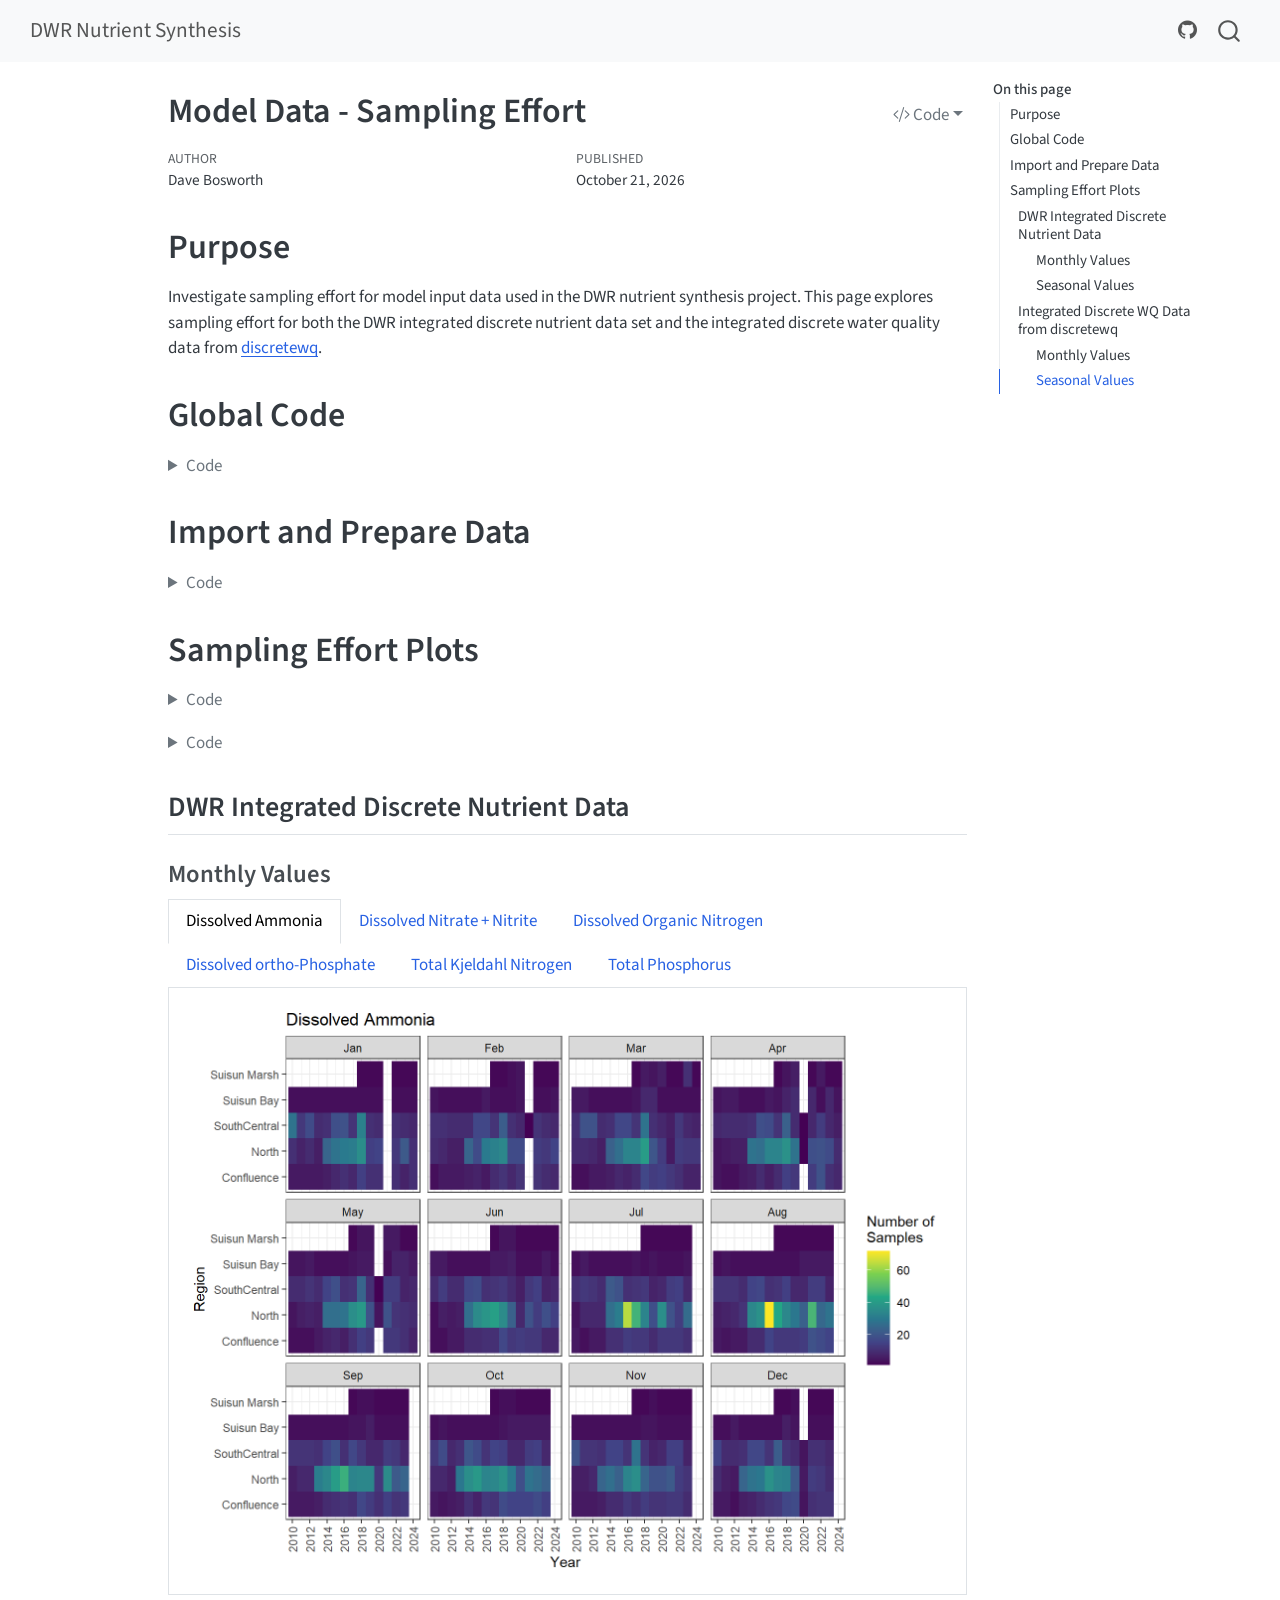
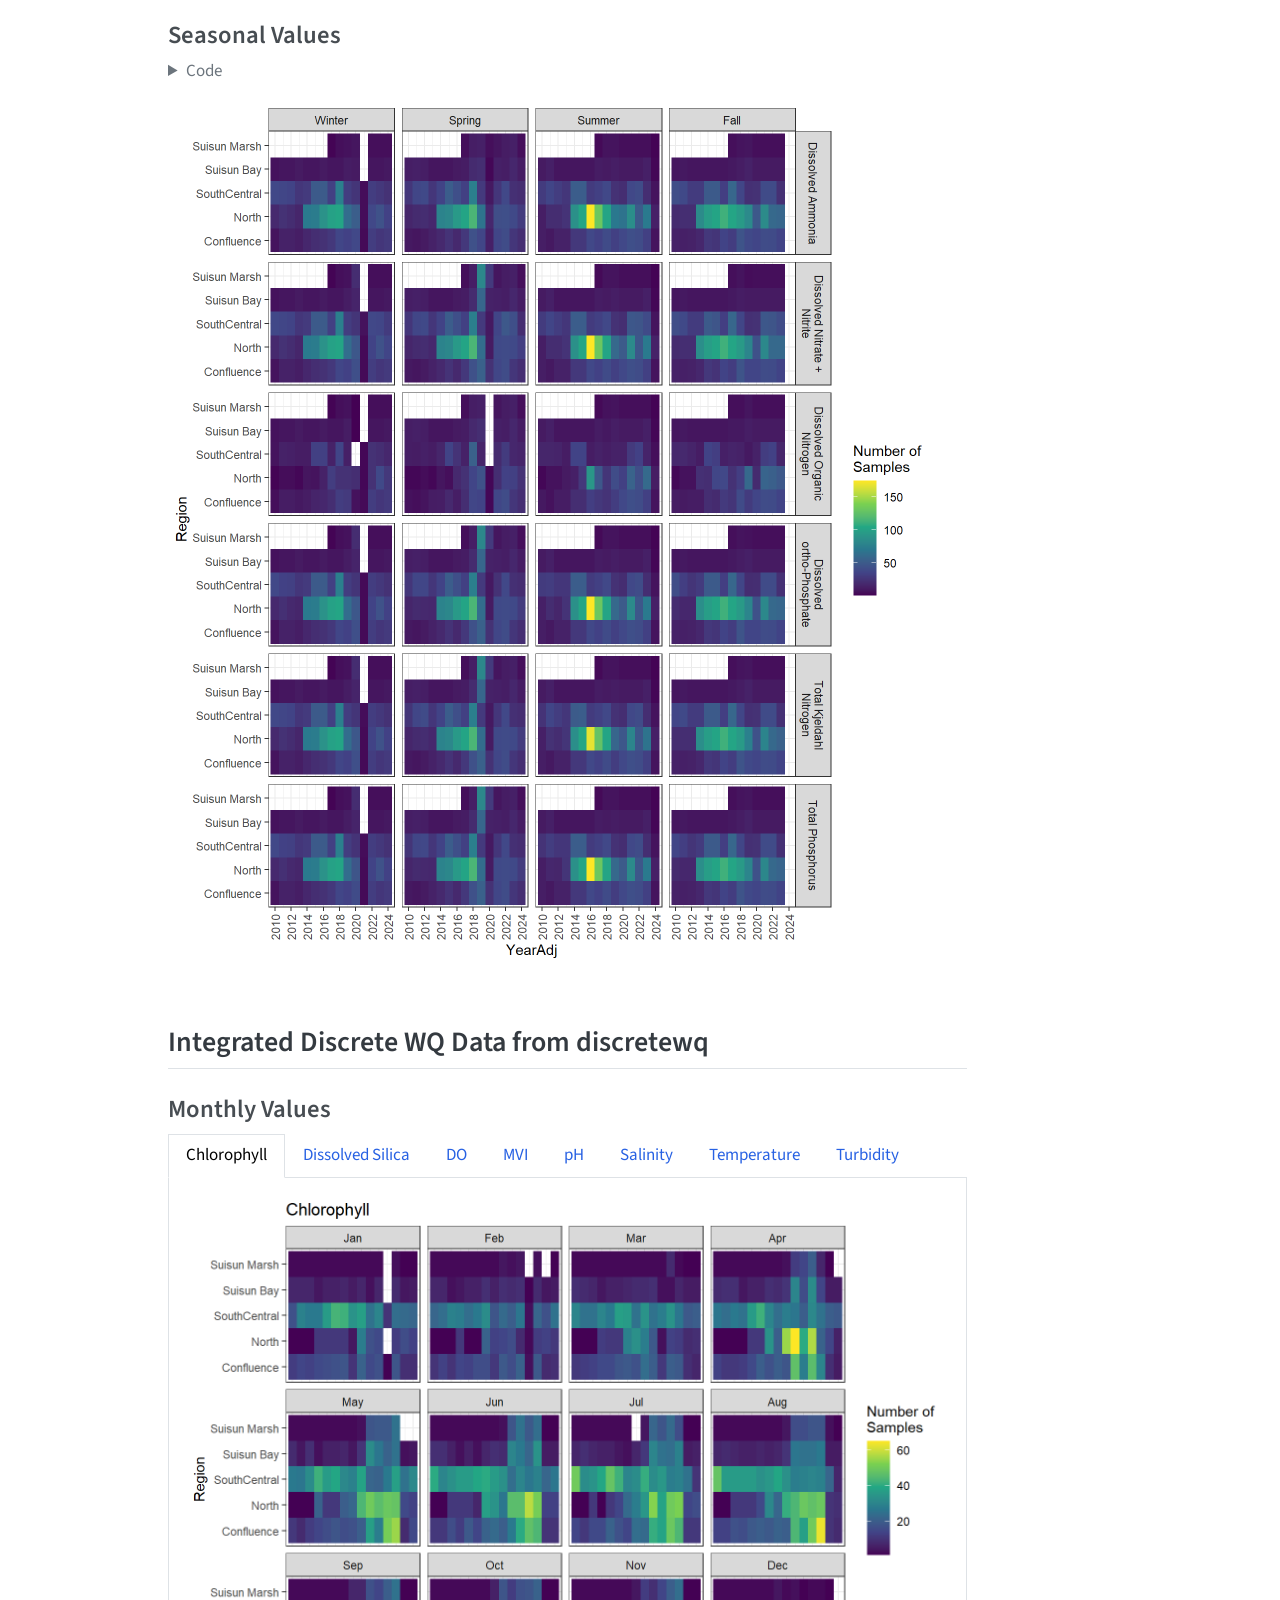
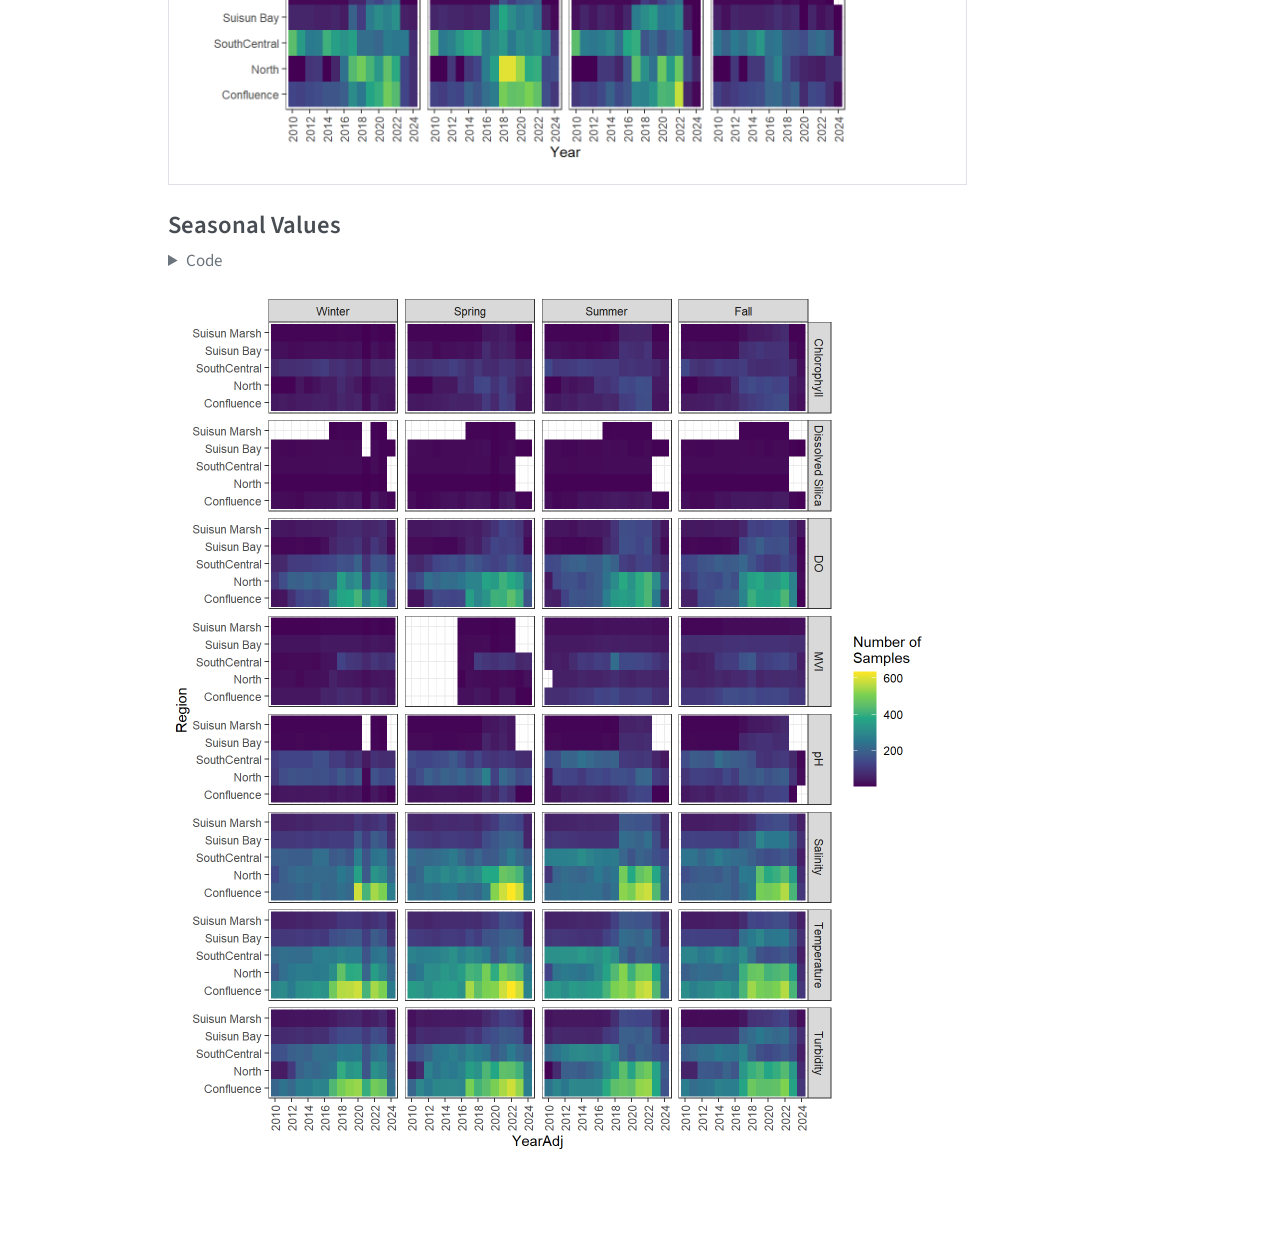
<file: docs/code/04_data_exploration/data_sampling_effort.html>
<!DOCTYPE html>
<html xmlns="http://www.w3.org/1999/xhtml" lang="en" xml:lang="en"><head>

<meta charset="utf-8">
<meta name="generator" content="quarto-1.9.38">

<meta name="viewport" content="width=device-width, initial-scale=1.0, user-scalable=yes">

<meta name="author" content="Dave Bosworth">
<meta name="dcterms.date" content="2026-10-21">

<title>Model Data - Sampling Effort – DWR Nutrient Synthesis</title>
<style>
/* Default styles provided by pandoc.
** See https://pandoc.org/MANUAL.html#variables-for-html for config info.
*/
code{white-space: pre-wrap;}
span.smallcaps{font-variant: small-caps;}
div.columns{display: flex; gap: min(4vw, 1.5em);}
div.column{flex: auto; overflow-x: auto;}
div.hanging-indent{margin-left: 1.5em; text-indent: -1.5em;}
ul.task-list{list-style: none;}
ul.task-list li input[type="checkbox"] {
  width: 0.8em;
  margin: 0 0.8em 0.2em -1em; /* quarto-specific, see https://github.com/quarto-dev/quarto-cli/issues/4556 */ 
  vertical-align: middle;
}
/* CSS for syntax highlighting */
html { -webkit-text-size-adjust: 100%; }
pre > code.sourceCode { white-space: pre; position: relative; }
pre > code.sourceCode > span { display: inline-block; line-height: 1.25; }
pre > code.sourceCode > span:empty { height: 1.2em; }
.sourceCode { overflow: visible; }
code.sourceCode > span { color: inherit; text-decoration: inherit; }
div.sourceCode { margin: 1em 0; }
pre.sourceCode { margin: 0; }
@media screen {
div.sourceCode { overflow: auto; }
}
@media print {
pre > code.sourceCode { white-space: pre-wrap; }
pre > code.sourceCode > span { text-indent: -5em; padding-left: 5em; }
}
pre.numberSource code
  { counter-reset: source-line 0; }
pre.numberSource code > span
  { position: relative; left: -4em; counter-increment: source-line; }
pre.numberSource code > span > a:first-child::before
  { content: counter(source-line);
    position: relative; left: -1em; text-align: right; vertical-align: baseline;
    border: none; display: inline-block;
    -webkit-touch-callout: none; -webkit-user-select: none;
    -khtml-user-select: none; -moz-user-select: none;
    -ms-user-select: none; user-select: none;
    padding: 0 4px; width: 4em;
  }
pre.numberSource { margin-left: 3em;  padding-left: 4px; }
div.sourceCode
  {   }
@media screen {
pre > code.sourceCode > span > a:first-child::before { text-decoration: underline; }
}
</style>


<script src="../../site_libs/quarto-nav/quarto-nav.js"></script>
<script src="../../site_libs/clipboard/clipboard.min.js"></script>
<script src="../../site_libs/quarto-search/autocomplete.umd.js"></script>
<script src="../../site_libs/quarto-search/fuse.min.js"></script>
<script src="../../site_libs/quarto-search/quarto-search.js"></script>
<meta name="quarto:offset" content="../../">
<script src="../../site_libs/quarto-html/quarto.js" type="module"></script>
<script src="../../site_libs/quarto-html/tabsets/tabsets.js" type="module"></script>
<script src="../../site_libs/quarto-html/popper.min.js"></script>
<script src="../../site_libs/quarto-html/tippy.umd.min.js"></script>
<script src="../../site_libs/quarto-html/anchor.min.js"></script>
<link href="../../site_libs/quarto-html/tippy.css" rel="stylesheet">
<link href="../../site_libs/quarto-html/quarto-syntax-highlighting-15634bcf2e68342d4ad2dfa704d543f6.css" rel="stylesheet" id="quarto-text-highlighting-styles">
<script src="../../site_libs/bootstrap/bootstrap.min.js"></script>
<link href="../../site_libs/bootstrap/bootstrap-icons.css" rel="stylesheet">
<link href="../../site_libs/bootstrap/bootstrap-2c169b83e1fc2996b25bcc8774810429.min.css" rel="stylesheet" append-hash="true" id="quarto-bootstrap" data-mode="light">
<script id="quarto-search-options" type="application/json">{
  "location": "navbar",
  "copy-button": false,
  "collapse-after": 3,
  "panel-placement": "end",
  "type": "overlay",
  "limit": 50,
  "keyboard-shortcut": [
    "f",
    "/",
    "s"
  ],
  "show-item-context": false,
  "language": {
    "search-no-results-text": "No results",
    "search-matching-documents-text": "matching documents",
    "search-copy-link-title": "Copy link to search",
    "search-hide-matches-text": "Hide additional matches",
    "search-more-match-text": "more match in this document",
    "search-more-matches-text": "more matches in this document",
    "search-clear-button-title": "Clear",
    "search-text-placeholder": "",
    "search-detached-cancel-button-title": "Cancel",
    "search-submit-button-title": "Submit",
    "search-label": "Search"
  }
}</script>


<link rel="stylesheet" href="../../styles.css">
</head>

<body class="nav-fixed quarto-light">

<div id="quarto-search-results"></div>
  <header id="quarto-header" class="headroom fixed-top">
    <nav class="navbar navbar-expand-lg " data-bs-theme="dark">
      <div class="navbar-container container-fluid">
      <div class="navbar-brand-container mx-auto">
    <a class="navbar-brand" href="../../index.html">
    <span class="navbar-title">DWR Nutrient Synthesis</span>
    </a>
  </div>
            <div id="quarto-search" class="" title="Search"></div>
          <button class="navbar-toggler" type="button" data-bs-toggle="collapse" data-bs-target="#navbarCollapse" aria-controls="navbarCollapse" role="menu" aria-expanded="false" aria-label="Toggle navigation" onclick="if (window.quartoToggleHeadroom) { window.quartoToggleHeadroom(); }">
  <span class="navbar-toggler-icon"></span>
</button>
          <div class="collapse navbar-collapse" id="navbarCollapse">
            <ul class="navbar-nav navbar-nav-scroll ms-auto">
  <li class="nav-item compact">
    <a class="nav-link" href="https://github.com/EMRR-DISE/Nutrient-Synthesis"> <i class="bi bi-github" role="img" aria-label="GitHub">
</i> 
<span class="menu-text"></span></a>
  </li>  
</ul>
          </div> <!-- /navcollapse -->
            <div class="quarto-navbar-tools">
</div>
      </div> <!-- /container-fluid -->
    </nav>
</header>
<!-- content -->
<div id="quarto-content" class="quarto-container page-columns page-rows-contents page-layout-article page-navbar">
<!-- sidebar -->
<!-- margin-sidebar -->
    <div id="quarto-margin-sidebar" class="sidebar margin-sidebar">
        <nav id="TOC" role="doc-toc" class="toc-active" data-toc-expanded="3">
    <h2 id="toc-title">On this page</h2>
   
  <ul>
  <li><a href="#purpose" id="toc-purpose" class="nav-link active" data-scroll-target="#purpose">Purpose</a></li>
  <li><a href="#global-code" id="toc-global-code" class="nav-link" data-scroll-target="#global-code">Global Code</a></li>
  <li><a href="#import-and-prepare-data" id="toc-import-and-prepare-data" class="nav-link" data-scroll-target="#import-and-prepare-data">Import and Prepare Data</a></li>
  <li><a href="#sampling-effort-plots" id="toc-sampling-effort-plots" class="nav-link" data-scroll-target="#sampling-effort-plots">Sampling Effort Plots</a>
  <ul class="collapse">
  <li><a href="#dwr-integrated-discrete-nutrient-data" id="toc-dwr-integrated-discrete-nutrient-data" class="nav-link" data-scroll-target="#dwr-integrated-discrete-nutrient-data">DWR Integrated Discrete Nutrient Data</a>
  <ul class="collapse">
  <li><a href="#monthly-values" id="toc-monthly-values" class="nav-link" data-scroll-target="#monthly-values">Monthly Values</a></li>
  <li><a href="#seasonal-values" id="toc-seasonal-values" class="nav-link" data-scroll-target="#seasonal-values">Seasonal Values</a></li>
  </ul></li>
  <li><a href="#integrated-discrete-wq-data-from-discretewq" id="toc-integrated-discrete-wq-data-from-discretewq" class="nav-link" data-scroll-target="#integrated-discrete-wq-data-from-discretewq">Integrated Discrete WQ Data from discretewq</a>
  <ul class="collapse">
  <li><a href="#monthly-values-1" id="toc-monthly-values-1" class="nav-link" data-scroll-target="#monthly-values-1">Monthly Values</a></li>
  <li><a href="#seasonal-values-1" id="toc-seasonal-values-1" class="nav-link" data-scroll-target="#seasonal-values-1">Seasonal Values</a></li>
  </ul></li>
  </ul></li>
  </ul>
</nav>
    </div>
<!-- main -->
<main class="content" id="quarto-document-content">

<header id="title-block-header" class="quarto-title-block default">
<div class="quarto-title">
<div class="quarto-title-block"><div><h1 class="title">Model Data - Sampling Effort</h1><button type="button" class="btn code-tools-button dropdown-toggle" id="quarto-code-tools-menu" data-bs-toggle="dropdown" aria-expanded="false"><i class="bi"></i> Code</button><ul class="dropdown-menu dropdown-menu-end" aria-labelelledby="quarto-code-tools-menu"><li><a id="quarto-show-all-code" class="dropdown-item" href="javascript:void(0)" role="button">Show All Code</a></li><li><a id="quarto-hide-all-code" class="dropdown-item" href="javascript:void(0)" role="button">Hide All Code</a></li><li><hr class="dropdown-divider"></li><li><a id="quarto-view-source" class="dropdown-item" href="javascript:void(0)" role="button">View Source</a></li></ul></div></div>
</div>



<div class="quarto-title-meta">

    <div>
    <div class="quarto-title-meta-heading">Author</div>
    <div class="quarto-title-meta-contents">
             <p>Dave Bosworth </p>
          </div>
  </div>
    
    <div>
    <div class="quarto-title-meta-heading">Published</div>
    <div class="quarto-title-meta-contents">
      <p class="date">October 21, 2026</p>
    </div>
  </div>
  
    
  </div>
  


</header>


<section id="purpose" class="level1">
<h1>Purpose</h1>
<p>Investigate sampling effort for model input data used in the DWR nutrient synthesis project. This page explores sampling effort for both the DWR integrated discrete nutrient data set and the integrated discrete water quality data from <a href="https://github.com/InteragencyEcologicalProgram/discretewq">discretewq</a>.</p>
</section>
<section id="global-code" class="level1">
<h1>Global Code</h1>
<div class="cell">
<details class="code-fold">
<summary>Code</summary>
<div class="sourceCode cell-code" id="cb1"><pre class="sourceCode r"><code class="sourceCode r"><span id="cb1-1"><a href="#cb1-1" aria-hidden="true" tabindex="-1"></a><span class="co"># Load packages</span></span>
<span id="cb1-2"><a href="#cb1-2" aria-hidden="true" tabindex="-1"></a><span class="fu">library</span>(tidyverse)</span>
<span id="cb1-3"><a href="#cb1-3" aria-hidden="true" tabindex="-1"></a><span class="fu">library</span>(scales)</span>
<span id="cb1-4"><a href="#cb1-4" aria-hidden="true" tabindex="-1"></a><span class="fu">library</span>(here)</span>
<span id="cb1-5"><a href="#cb1-5" aria-hidden="true" tabindex="-1"></a><span class="fu">library</span>(conflicted)</span>
<span id="cb1-6"><a href="#cb1-6" aria-hidden="true" tabindex="-1"></a></span>
<span id="cb1-7"><a href="#cb1-7" aria-hidden="true" tabindex="-1"></a><span class="co"># Declare package conflict preferences</span></span>
<span id="cb1-8"><a href="#cb1-8" aria-hidden="true" tabindex="-1"></a><span class="fu">conflicts_prefer</span>(dplyr<span class="sc">::</span><span class="fu">filter</span>())</span>
<span id="cb1-9"><a href="#cb1-9" aria-hidden="true" tabindex="-1"></a></span>
<span id="cb1-10"><a href="#cb1-10" aria-hidden="true" tabindex="-1"></a><span class="co"># Load global functions</span></span>
<span id="cb1-11"><a href="#cb1-11" aria-hidden="true" tabindex="-1"></a><span class="fu">source</span>(<span class="fu">here</span>(<span class="st">"code/01_functions/global_funcs.R"</span>))</span></code></pre></div>
</details>
</div>
</section>
<section id="import-and-prepare-data" class="level1">
<h1>Import and Prepare Data</h1>
<div class="cell">
<details class="code-fold">
<summary>Code</summary>
<div class="sourceCode cell-code" id="cb2"><pre class="sourceCode r"><code class="sourceCode r"><span id="cb2-1"><a href="#cb2-1" aria-hidden="true" tabindex="-1"></a><span class="co"># Load data retrieval and processing function for DWR integrated discrete nutrient data</span></span>
<span id="cb2-2"><a href="#cb2-2" aria-hidden="true" tabindex="-1"></a><span class="fu">source</span>(<span class="fu">here</span>(<span class="st">"code/02_data_retrieval_processing/dwr_nutrients.R"</span>))</span>
<span id="cb2-3"><a href="#cb2-3" aria-hidden="true" tabindex="-1"></a>nutr <span class="ot">&lt;-</span> <span class="fu">get_nutrients</span>()</span>
<span id="cb2-4"><a href="#cb2-4" aria-hidden="true" tabindex="-1"></a></span>
<span id="cb2-5"><a href="#cb2-5" aria-hidden="true" tabindex="-1"></a><span class="co"># Load data retrieval and processing function for integrated water quality data set from discretewq</span></span>
<span id="cb2-6"><a href="#cb2-6" aria-hidden="true" tabindex="-1"></a><span class="fu">source</span>(<span class="fu">here</span>(<span class="st">"code/02_data_retrieval_processing/discretewq.R"</span>))</span>
<span id="cb2-7"><a href="#cb2-7" aria-hidden="true" tabindex="-1"></a>dwq <span class="ot">&lt;-</span> <span class="fu">get_discretewq</span>()</span>
<span id="cb2-8"><a href="#cb2-8" aria-hidden="true" tabindex="-1"></a></span>
<span id="cb2-9"><a href="#cb2-9" aria-hidden="true" tabindex="-1"></a><span class="co"># Count number of samples for each Year, Month, Region, and Parameter</span></span>
<span id="cb2-10"><a href="#cb2-10" aria-hidden="true" tabindex="-1"></a>ls_count_month <span class="ot">&lt;-</span></span>
<span id="cb2-11"><a href="#cb2-11" aria-hidden="true" tabindex="-1"></a>  <span class="fu">list</span>(</span>
<span id="cb2-12"><a href="#cb2-12" aria-hidden="true" tabindex="-1"></a>    <span class="at">nutr =</span> nutr,</span>
<span id="cb2-13"><a href="#cb2-13" aria-hidden="true" tabindex="-1"></a>    <span class="at">dwq =</span> dwq <span class="sc">|&gt;</span></span>
<span id="cb2-14"><a href="#cb2-14" aria-hidden="true" tabindex="-1"></a>      <span class="fu">mutate</span>(</span>
<span id="cb2-15"><a href="#cb2-15" aria-hidden="true" tabindex="-1"></a>        <span class="at">Parameter =</span> <span class="fu">replace_values</span>(</span>
<span id="cb2-16"><a href="#cb2-16" aria-hidden="true" tabindex="-1"></a>          Parameter,</span>
<span id="cb2-17"><a href="#cb2-17" aria-hidden="true" tabindex="-1"></a>          <span class="st">"DissolvedOxygen"</span> <span class="sc">~</span> <span class="st">"DO"</span>,</span>
<span id="cb2-18"><a href="#cb2-18" aria-hidden="true" tabindex="-1"></a>          <span class="st">"DissSilica"</span> <span class="sc">~</span> <span class="st">"Dissolved Silica"</span></span>
<span id="cb2-19"><a href="#cb2-19" aria-hidden="true" tabindex="-1"></a>        )</span>
<span id="cb2-20"><a href="#cb2-20" aria-hidden="true" tabindex="-1"></a>      )</span>
<span id="cb2-21"><a href="#cb2-21" aria-hidden="true" tabindex="-1"></a>  ) <span class="sc">|&gt;</span></span>
<span id="cb2-22"><a href="#cb2-22" aria-hidden="true" tabindex="-1"></a>  <span class="fu">map</span>(\(x) <span class="fu">count</span>(x, Year, Month, Region, Parameter, <span class="at">name =</span> <span class="st">"Num_samples"</span>))</span>
<span id="cb2-23"><a href="#cb2-23" aria-hidden="true" tabindex="-1"></a></span>
<span id="cb2-24"><a href="#cb2-24" aria-hidden="true" tabindex="-1"></a><span class="co"># Further summarize number of samples for each Year, Season, Region, and Parameter using</span></span>
<span id="cb2-25"><a href="#cb2-25" aria-hidden="true" tabindex="-1"></a><span class="co"># Adjusted calendar year: December-November, with December of the previous calendar year included</span></span>
<span id="cb2-26"><a href="#cb2-26" aria-hidden="true" tabindex="-1"></a><span class="co"># with the following year</span></span>
<span id="cb2-27"><a href="#cb2-27" aria-hidden="true" tabindex="-1"></a>ls_count_season <span class="ot">&lt;-</span> ls_count_month <span class="sc">|&gt;</span></span>
<span id="cb2-28"><a href="#cb2-28" aria-hidden="true" tabindex="-1"></a>  <span class="fu">map</span>(</span>
<span id="cb2-29"><a href="#cb2-29" aria-hidden="true" tabindex="-1"></a>    \(x) {</span>
<span id="cb2-30"><a href="#cb2-30" aria-hidden="true" tabindex="-1"></a>      <span class="fu">mutate</span>(</span>
<span id="cb2-31"><a href="#cb2-31" aria-hidden="true" tabindex="-1"></a>        x,</span>
<span id="cb2-32"><a href="#cb2-32" aria-hidden="true" tabindex="-1"></a>        <span class="at">YearAdj =</span> <span class="fu">assign_year_adj</span>(Month, Year),</span>
<span id="cb2-33"><a href="#cb2-33" aria-hidden="true" tabindex="-1"></a>        <span class="at">Season =</span> <span class="fu">assign_season</span>(Month)</span>
<span id="cb2-34"><a href="#cb2-34" aria-hidden="true" tabindex="-1"></a>      ) <span class="sc">|&gt;</span></span>
<span id="cb2-35"><a href="#cb2-35" aria-hidden="true" tabindex="-1"></a>        <span class="fu">summarize</span>(</span>
<span id="cb2-36"><a href="#cb2-36" aria-hidden="true" tabindex="-1"></a>          <span class="at">Num_samples =</span> <span class="fu">sum</span>(Num_samples),</span>
<span id="cb2-37"><a href="#cb2-37" aria-hidden="true" tabindex="-1"></a>          <span class="at">.by =</span> <span class="fu">c</span>(YearAdj, Season, Region, Parameter)</span>
<span id="cb2-38"><a href="#cb2-38" aria-hidden="true" tabindex="-1"></a>        )</span>
<span id="cb2-39"><a href="#cb2-39" aria-hidden="true" tabindex="-1"></a>    }</span>
<span id="cb2-40"><a href="#cb2-40" aria-hidden="true" tabindex="-1"></a>  )</span></code></pre></div>
</details>
</div>
</section>
<section id="sampling-effort-plots" class="level1">
<h1>Sampling Effort Plots</h1>
<div class="cell">
<details class="code-fold">
<summary>Code</summary>
<div class="sourceCode cell-code" id="cb3"><pre class="sourceCode r"><code class="sourceCode r"><span id="cb3-1"><a href="#cb3-1" aria-hidden="true" tabindex="-1"></a><span class="co"># Monthly values</span></span>
<span id="cb3-2"><a href="#cb3-2" aria-hidden="true" tabindex="-1"></a>ls_count_month_plt <span class="ot">&lt;-</span> ls_count_month <span class="sc">|&gt;</span></span>
<span id="cb3-3"><a href="#cb3-3" aria-hidden="true" tabindex="-1"></a>  <span class="fu">map</span>(</span>
<span id="cb3-4"><a href="#cb3-4" aria-hidden="true" tabindex="-1"></a>    \(x) {</span>
<span id="cb3-5"><a href="#cb3-5" aria-hidden="true" tabindex="-1"></a>      <span class="fu">filter</span>(x, Year <span class="sc">%in%</span> <span class="dv">2010</span><span class="sc">:</span><span class="dv">2024</span>) <span class="sc">|&gt;</span></span>
<span id="cb3-6"><a href="#cb3-6" aria-hidden="true" tabindex="-1"></a>        <span class="fu">mutate</span>(<span class="at">Month =</span> <span class="fu">month</span>(Month, <span class="at">label =</span> <span class="cn">TRUE</span>)) <span class="sc">|&gt;</span></span>
<span id="cb3-7"><a href="#cb3-7" aria-hidden="true" tabindex="-1"></a>        <span class="fu">complete</span>(<span class="fu">nesting</span>(Year, Month), Region, Parameter) <span class="sc">|&gt;</span></span>
<span id="cb3-8"><a href="#cb3-8" aria-hidden="true" tabindex="-1"></a>        <span class="fu">nest</span>(<span class="at">.by =</span> Parameter) <span class="sc">|&gt;</span></span>
<span id="cb3-9"><a href="#cb3-9" aria-hidden="true" tabindex="-1"></a>        <span class="fu">deframe</span>() <span class="sc">|&gt;</span></span>
<span id="cb3-10"><a href="#cb3-10" aria-hidden="true" tabindex="-1"></a>        <span class="fu">imap</span>(</span>
<span id="cb3-11"><a href="#cb3-11" aria-hidden="true" tabindex="-1"></a>          \(x, idx) {</span>
<span id="cb3-12"><a href="#cb3-12" aria-hidden="true" tabindex="-1"></a>            <span class="fu">ggplot</span>(<span class="at">data =</span> x, <span class="fu">aes</span>(<span class="at">x =</span> Year, <span class="at">y =</span> Region, <span class="at">fill =</span> Num_samples)) <span class="sc">+</span></span>
<span id="cb3-13"><a href="#cb3-13" aria-hidden="true" tabindex="-1"></a>              <span class="fu">geom_tile</span>() <span class="sc">+</span></span>
<span id="cb3-14"><a href="#cb3-14" aria-hidden="true" tabindex="-1"></a>              <span class="fu">facet_wrap</span>(<span class="fu">vars</span>(Month)) <span class="sc">+</span></span>
<span id="cb3-15"><a href="#cb3-15" aria-hidden="true" tabindex="-1"></a>              <span class="fu">ggtitle</span>(idx) <span class="sc">+</span></span>
<span id="cb3-16"><a href="#cb3-16" aria-hidden="true" tabindex="-1"></a>              <span class="fu">scale_y_discrete</span>(<span class="at">drop =</span> <span class="cn">FALSE</span>) <span class="sc">+</span></span>
<span id="cb3-17"><a href="#cb3-17" aria-hidden="true" tabindex="-1"></a>              <span class="fu">scale_x_continuous</span>(</span>
<span id="cb3-18"><a href="#cb3-18" aria-hidden="true" tabindex="-1"></a>                <span class="at">breaks =</span> <span class="fu">breaks_pretty</span>(<span class="dv">10</span>),</span>
<span id="cb3-19"><a href="#cb3-19" aria-hidden="true" tabindex="-1"></a>                <span class="at">expand =</span> <span class="fu">expansion</span>(<span class="at">mult =</span> <span class="fl">0.02</span>)</span>
<span id="cb3-20"><a href="#cb3-20" aria-hidden="true" tabindex="-1"></a>              ) <span class="sc">+</span></span>
<span id="cb3-21"><a href="#cb3-21" aria-hidden="true" tabindex="-1"></a>              <span class="fu">scale_fill_viridis_c</span>(</span>
<span id="cb3-22"><a href="#cb3-22" aria-hidden="true" tabindex="-1"></a>                <span class="at">name =</span> <span class="st">"Number of</span><span class="sc">\n</span><span class="st">Samples"</span>,</span>
<span id="cb3-23"><a href="#cb3-23" aria-hidden="true" tabindex="-1"></a>                <span class="at">na.value =</span> <span class="st">"transparent"</span></span>
<span id="cb3-24"><a href="#cb3-24" aria-hidden="true" tabindex="-1"></a>              ) <span class="sc">+</span></span>
<span id="cb3-25"><a href="#cb3-25" aria-hidden="true" tabindex="-1"></a>              <span class="fu">theme_bw</span>() <span class="sc">+</span></span>
<span id="cb3-26"><a href="#cb3-26" aria-hidden="true" tabindex="-1"></a>              <span class="fu">theme</span>(</span>
<span id="cb3-27"><a href="#cb3-27" aria-hidden="true" tabindex="-1"></a>                <span class="at">axis.text.x =</span> <span class="fu">element_text</span>(<span class="at">angle =</span> <span class="dv">90</span>, <span class="at">hjust =</span> <span class="dv">1</span>, <span class="at">vjust =</span> <span class="fl">0.5</span>)</span>
<span id="cb3-28"><a href="#cb3-28" aria-hidden="true" tabindex="-1"></a>              )</span>
<span id="cb3-29"><a href="#cb3-29" aria-hidden="true" tabindex="-1"></a>          }</span>
<span id="cb3-30"><a href="#cb3-30" aria-hidden="true" tabindex="-1"></a>        )</span>
<span id="cb3-31"><a href="#cb3-31" aria-hidden="true" tabindex="-1"></a>    }</span>
<span id="cb3-32"><a href="#cb3-32" aria-hidden="true" tabindex="-1"></a>  )</span></code></pre></div>
</details>
</div>
<div class="cell">
<details class="code-fold">
<summary>Code</summary>
<div class="sourceCode cell-code" id="cb4"><pre class="sourceCode r"><code class="sourceCode r"><span id="cb4-1"><a href="#cb4-1" aria-hidden="true" tabindex="-1"></a><span class="co"># Seasonal values</span></span>
<span id="cb4-2"><a href="#cb4-2" aria-hidden="true" tabindex="-1"></a>ls_count_season_plt <span class="ot">&lt;-</span> ls_count_season <span class="sc">|&gt;</span></span>
<span id="cb4-3"><a href="#cb4-3" aria-hidden="true" tabindex="-1"></a>  <span class="fu">map</span>(</span>
<span id="cb4-4"><a href="#cb4-4" aria-hidden="true" tabindex="-1"></a>    \(x) {</span>
<span id="cb4-5"><a href="#cb4-5" aria-hidden="true" tabindex="-1"></a>      <span class="fu">filter</span>(x, YearAdj <span class="sc">%in%</span> <span class="dv">2010</span><span class="sc">:</span><span class="dv">2024</span>) <span class="sc">|&gt;</span></span>
<span id="cb4-6"><a href="#cb4-6" aria-hidden="true" tabindex="-1"></a>        <span class="fu">ggplot</span>(<span class="fu">aes</span>(<span class="at">x =</span> YearAdj, <span class="at">y =</span> Region, <span class="at">fill =</span> Num_samples)) <span class="sc">+</span></span>
<span id="cb4-7"><a href="#cb4-7" aria-hidden="true" tabindex="-1"></a>        <span class="fu">geom_tile</span>() <span class="sc">+</span></span>
<span id="cb4-8"><a href="#cb4-8" aria-hidden="true" tabindex="-1"></a>        <span class="fu">facet_grid</span>(</span>
<span id="cb4-9"><a href="#cb4-9" aria-hidden="true" tabindex="-1"></a>          <span class="at">rows =</span> <span class="fu">vars</span>(Parameter),</span>
<span id="cb4-10"><a href="#cb4-10" aria-hidden="true" tabindex="-1"></a>          <span class="at">cols =</span> <span class="fu">vars</span>(Season),</span>
<span id="cb4-11"><a href="#cb4-11" aria-hidden="true" tabindex="-1"></a>          <span class="at">labeller =</span> <span class="fu">label_wrap_gen</span>(<span class="at">width =</span> <span class="dv">20</span>)</span>
<span id="cb4-12"><a href="#cb4-12" aria-hidden="true" tabindex="-1"></a>        ) <span class="sc">+</span></span>
<span id="cb4-13"><a href="#cb4-13" aria-hidden="true" tabindex="-1"></a>        <span class="fu">scale_x_continuous</span>(</span>
<span id="cb4-14"><a href="#cb4-14" aria-hidden="true" tabindex="-1"></a>          <span class="at">breaks =</span> <span class="fu">breaks_pretty</span>(<span class="dv">10</span>),</span>
<span id="cb4-15"><a href="#cb4-15" aria-hidden="true" tabindex="-1"></a>          <span class="at">expand =</span> <span class="fu">expansion</span>(<span class="at">mult =</span> <span class="fl">0.02</span>)</span>
<span id="cb4-16"><a href="#cb4-16" aria-hidden="true" tabindex="-1"></a>        ) <span class="sc">+</span></span>
<span id="cb4-17"><a href="#cb4-17" aria-hidden="true" tabindex="-1"></a>        <span class="fu">scale_fill_viridis_c</span>(<span class="at">name =</span> <span class="st">"Number of</span><span class="sc">\n</span><span class="st">Samples"</span>) <span class="sc">+</span></span>
<span id="cb4-18"><a href="#cb4-18" aria-hidden="true" tabindex="-1"></a>        <span class="fu">theme_bw</span>() <span class="sc">+</span></span>
<span id="cb4-19"><a href="#cb4-19" aria-hidden="true" tabindex="-1"></a>        <span class="fu">theme</span>(<span class="at">axis.text.x =</span> <span class="fu">element_text</span>(<span class="at">angle =</span> <span class="dv">90</span>, <span class="at">hjust =</span> <span class="dv">1</span>, <span class="at">vjust =</span> <span class="fl">0.5</span>))</span>
<span id="cb4-20"><a href="#cb4-20" aria-hidden="true" tabindex="-1"></a>    }</span>
<span id="cb4-21"><a href="#cb4-21" aria-hidden="true" tabindex="-1"></a>  )</span></code></pre></div>
</details>
</div>
<section id="dwr-integrated-discrete-nutrient-data" class="level2">
<h2 class="anchored" data-anchor-id="dwr-integrated-discrete-nutrient-data">DWR Integrated Discrete Nutrient Data</h2>
<section id="monthly-values" class="level3">
<h3 class="anchored" data-anchor-id="monthly-values">Monthly Values</h3>
<div class="tabset-margin-container"></div><div class="panel-tabset">
<ul class="nav nav-tabs" role="tablist"><li class="nav-item" role="presentation"><a class="nav-link active" id="tabset-1-1-tab" data-bs-toggle="tab" data-bs-target="#tabset-1-1" role="tab" aria-controls="tabset-1-1" aria-selected="true" href="">Dissolved Ammonia</a></li><li class="nav-item" role="presentation"><a class="nav-link" id="tabset-1-2-tab" data-bs-toggle="tab" data-bs-target="#tabset-1-2" role="tab" aria-controls="tabset-1-2" aria-selected="false" href="">Dissolved Nitrate + Nitrite</a></li><li class="nav-item" role="presentation"><a class="nav-link" id="tabset-1-3-tab" data-bs-toggle="tab" data-bs-target="#tabset-1-3" role="tab" aria-controls="tabset-1-3" aria-selected="false" href="">Dissolved Organic Nitrogen</a></li><li class="nav-item" role="presentation"><a class="nav-link" id="tabset-1-4-tab" data-bs-toggle="tab" data-bs-target="#tabset-1-4" role="tab" aria-controls="tabset-1-4" aria-selected="false" href="">Dissolved ortho-Phosphate</a></li><li class="nav-item" role="presentation"><a class="nav-link" id="tabset-1-5-tab" data-bs-toggle="tab" data-bs-target="#tabset-1-5" role="tab" aria-controls="tabset-1-5" aria-selected="false" href="">Total Kjeldahl Nitrogen</a></li><li class="nav-item" role="presentation"><a class="nav-link" id="tabset-1-6-tab" data-bs-toggle="tab" data-bs-target="#tabset-1-6" role="tab" aria-controls="tabset-1-6" aria-selected="false" href="">Total Phosphorus</a></li></ul>
<div class="tab-content">
<div id="tabset-1-1" class="tab-pane active" role="tabpanel" aria-labelledby="tabset-1-1-tab">
<p><img src="data_sampling_effort_files/figure-html/unnamed-chunk-5-1.png" class="img-fluid" width="768"></p>
</div>
<div id="tabset-1-2" class="tab-pane" role="tabpanel" aria-labelledby="tabset-1-2-tab">
<p><img src="data_sampling_effort_files/figure-html/unnamed-chunk-5-2.png" class="img-fluid" width="768"></p>
</div>
<div id="tabset-1-3" class="tab-pane" role="tabpanel" aria-labelledby="tabset-1-3-tab">
<p><img src="data_sampling_effort_files/figure-html/unnamed-chunk-5-3.png" class="img-fluid" width="768"></p>
</div>
<div id="tabset-1-4" class="tab-pane" role="tabpanel" aria-labelledby="tabset-1-4-tab">
<p><img src="data_sampling_effort_files/figure-html/unnamed-chunk-5-4.png" class="img-fluid" width="768"></p>
</div>
<div id="tabset-1-5" class="tab-pane" role="tabpanel" aria-labelledby="tabset-1-5-tab">
<p><img src="data_sampling_effort_files/figure-html/unnamed-chunk-5-5.png" class="img-fluid" width="768"></p>
</div>
<div id="tabset-1-6" class="tab-pane" role="tabpanel" aria-labelledby="tabset-1-6-tab">
<p><img src="data_sampling_effort_files/figure-html/unnamed-chunk-5-6.png" class="img-fluid" width="768"></p>
</div>
</div>
</div>
</section>
<section id="seasonal-values" class="level3">
<h3 class="anchored" data-anchor-id="seasonal-values">Seasonal Values</h3>
<div class="cell">
<details class="code-fold">
<summary>Code</summary>
<div class="sourceCode cell-code" id="cb5"><pre class="sourceCode r"><code class="sourceCode r"><span id="cb5-1"><a href="#cb5-1" aria-hidden="true" tabindex="-1"></a>ls_count_season_plt<span class="sc">$</span>nutr</span></code></pre></div>
</details>
<div class="cell-output-display">
<div>
<figure class="figure">
<p><img src="data_sampling_effort_files/figure-html/unnamed-chunk-6-1.png" class="img-fluid figure-img" width="768"></p>
</figure>
</div>
</div>
</div>
</section>
</section>
<section id="integrated-discrete-wq-data-from-discretewq" class="level2">
<h2 class="anchored" data-anchor-id="integrated-discrete-wq-data-from-discretewq">Integrated Discrete WQ Data from discretewq</h2>
<section id="monthly-values-1" class="level3">
<h3 class="anchored" data-anchor-id="monthly-values-1">Monthly Values</h3>
<div class="tabset-margin-container"></div><div class="panel-tabset">
<ul class="nav nav-tabs" role="tablist"><li class="nav-item" role="presentation"><a class="nav-link active" id="tabset-2-1-tab" data-bs-toggle="tab" data-bs-target="#tabset-2-1" role="tab" aria-controls="tabset-2-1" aria-selected="true" href="">Chlorophyll</a></li><li class="nav-item" role="presentation"><a class="nav-link" id="tabset-2-2-tab" data-bs-toggle="tab" data-bs-target="#tabset-2-2" role="tab" aria-controls="tabset-2-2" aria-selected="false" href="">Dissolved Silica</a></li><li class="nav-item" role="presentation"><a class="nav-link" id="tabset-2-3-tab" data-bs-toggle="tab" data-bs-target="#tabset-2-3" role="tab" aria-controls="tabset-2-3" aria-selected="false" href="">DO</a></li><li class="nav-item" role="presentation"><a class="nav-link" id="tabset-2-4-tab" data-bs-toggle="tab" data-bs-target="#tabset-2-4" role="tab" aria-controls="tabset-2-4" aria-selected="false" href="">MVI</a></li><li class="nav-item" role="presentation"><a class="nav-link" id="tabset-2-5-tab" data-bs-toggle="tab" data-bs-target="#tabset-2-5" role="tab" aria-controls="tabset-2-5" aria-selected="false" href="">pH</a></li><li class="nav-item" role="presentation"><a class="nav-link" id="tabset-2-6-tab" data-bs-toggle="tab" data-bs-target="#tabset-2-6" role="tab" aria-controls="tabset-2-6" aria-selected="false" href="">Salinity</a></li><li class="nav-item" role="presentation"><a class="nav-link" id="tabset-2-7-tab" data-bs-toggle="tab" data-bs-target="#tabset-2-7" role="tab" aria-controls="tabset-2-7" aria-selected="false" href="">Temperature</a></li><li class="nav-item" role="presentation"><a class="nav-link" id="tabset-2-8-tab" data-bs-toggle="tab" data-bs-target="#tabset-2-8" role="tab" aria-controls="tabset-2-8" aria-selected="false" href="">Turbidity</a></li></ul>
<div class="tab-content">
<div id="tabset-2-1" class="tab-pane active" role="tabpanel" aria-labelledby="tabset-2-1-tab">
<p><img src="data_sampling_effort_files/figure-html/unnamed-chunk-7-1.png" class="img-fluid" width="768"></p>
</div>
<div id="tabset-2-2" class="tab-pane" role="tabpanel" aria-labelledby="tabset-2-2-tab">
<p><img src="data_sampling_effort_files/figure-html/unnamed-chunk-7-2.png" class="img-fluid" width="768"></p>
</div>
<div id="tabset-2-3" class="tab-pane" role="tabpanel" aria-labelledby="tabset-2-3-tab">
<p><img src="data_sampling_effort_files/figure-html/unnamed-chunk-7-3.png" class="img-fluid" width="768"></p>
</div>
<div id="tabset-2-4" class="tab-pane" role="tabpanel" aria-labelledby="tabset-2-4-tab">
<p><img src="data_sampling_effort_files/figure-html/unnamed-chunk-7-4.png" class="img-fluid" width="768"></p>
</div>
<div id="tabset-2-5" class="tab-pane" role="tabpanel" aria-labelledby="tabset-2-5-tab">
<p><img src="data_sampling_effort_files/figure-html/unnamed-chunk-7-5.png" class="img-fluid" width="768"></p>
</div>
<div id="tabset-2-6" class="tab-pane" role="tabpanel" aria-labelledby="tabset-2-6-tab">
<p><img src="data_sampling_effort_files/figure-html/unnamed-chunk-7-6.png" class="img-fluid" width="768"></p>
</div>
<div id="tabset-2-7" class="tab-pane" role="tabpanel" aria-labelledby="tabset-2-7-tab">
<p><img src="data_sampling_effort_files/figure-html/unnamed-chunk-7-7.png" class="img-fluid" width="768"></p>
</div>
<div id="tabset-2-8" class="tab-pane" role="tabpanel" aria-labelledby="tabset-2-8-tab">
<p><img src="data_sampling_effort_files/figure-html/unnamed-chunk-7-8.png" class="img-fluid" width="768"></p>
</div>
</div>
</div>
</section>
<section id="seasonal-values-1" class="level3">
<h3 class="anchored" data-anchor-id="seasonal-values-1">Seasonal Values</h3>
<div class="cell">
<details class="code-fold">
<summary>Code</summary>
<div class="sourceCode cell-code" id="cb6"><pre class="sourceCode r"><code class="sourceCode r"><span id="cb6-1"><a href="#cb6-1" aria-hidden="true" tabindex="-1"></a>ls_count_season_plt<span class="sc">$</span>dwq</span></code></pre></div>
</details>
<div class="cell-output-display">
<div>
<figure class="figure">
<p><img src="data_sampling_effort_files/figure-html/unnamed-chunk-8-1.png" class="img-fluid figure-img" width="768"></p>
</figure>
</div>
</div>
</div>


<!-- -->

</section>
</section>
</section>

</main> <!-- /main -->
<script id="quarto-html-after-body" type="application/javascript">
  window.document.addEventListener("DOMContentLoaded", function (event) {
    const icon = "";
    const anchorJS = new window.AnchorJS();
    anchorJS.options = {
      placement: 'right',
      icon: icon
    };
    anchorJS.add('.anchored');
    const viewSource = window.document.getElementById('quarto-view-source') ||
                       window.document.getElementById('quarto-code-tools-source');
    if (viewSource) {
      const sourceUrl = viewSource.getAttribute("data-quarto-source-url");
      viewSource.addEventListener("click", function(e) {
        if (sourceUrl) {
          // rstudio viewer pane
          if (/\bcapabilities=\b/.test(window.location)) {
            window.open(sourceUrl);
          } else {
            window.location.href = sourceUrl;
          }
        } else {
          const modal = new bootstrap.Modal(document.getElementById('quarto-embedded-source-code-modal'));
          modal.show();
        }
        return false;
      });
    }
    function toggleCodeHandler(show) {
      return function(e) {
        const detailsSrc = window.document.querySelectorAll(".cell > details > .sourceCode");
        for (let i=0; i<detailsSrc.length; i++) {
          const details = detailsSrc[i].parentElement;
          if (show) {
            details.open = true;
          } else {
            details.removeAttribute("open");
          }
        }
        const cellCodeDivs = window.document.querySelectorAll(".cell > .sourceCode");
        const fromCls = show ? "hidden" : "unhidden";
        const toCls = show ? "unhidden" : "hidden";
        for (let i=0; i<cellCodeDivs.length; i++) {
          const codeDiv = cellCodeDivs[i];
          if (codeDiv.classList.contains(fromCls)) {
            codeDiv.classList.remove(fromCls);
            codeDiv.classList.add(toCls);
          } 
        }
        return false;
      }
    }
    const hideAllCode = window.document.getElementById("quarto-hide-all-code");
    if (hideAllCode) {
      hideAllCode.addEventListener("click", toggleCodeHandler(false));
    }
    const showAllCode = window.document.getElementById("quarto-show-all-code");
    if (showAllCode) {
      showAllCode.addEventListener("click", toggleCodeHandler(true));
    }
      var localhostRegex = new RegExp(/^(?:http|https):\/\/localhost\:?[0-9]*\//);
      var mailtoRegex = new RegExp(/^mailto:/);
        var filterRegex = new RegExp('/' + window.location.host + '/');
      var isInternal = (href) => {
          return filterRegex.test(href) || localhostRegex.test(href) || mailtoRegex.test(href);
      }
      // Inspect non-navigation links and adorn them if external
     var links = window.document.querySelectorAll('a[href]:not(.nav-link):not(.navbar-brand):not(.toc-action):not(.sidebar-link):not(.sidebar-item-toggle):not(.pagination-link):not(.no-external):not([aria-hidden]):not(.dropdown-item):not(.quarto-navigation-tool):not(.about-link)');
      for (var i=0; i<links.length; i++) {
        const link = links[i];
        if (!isInternal(link.href)) {
          // undo the damage that might have been done by quarto-nav.js in the case of
          // links that we want to consider external
          if (link.dataset.originalHref !== undefined) {
            link.href = link.dataset.originalHref;
          }
        }
      }
    function tippyHover(el, contentFn, onTriggerFn, onUntriggerFn) {
      const config = {
        allowHTML: true,
        maxWidth: 500,
        delay: 100,
        arrow: false,
        appendTo: function(el) {
            return el.parentElement;
        },
        interactive: true,
        interactiveBorder: 10,
        theme: 'quarto',
        placement: 'bottom-start',
      };
      if (contentFn) {
        config.content = contentFn;
      }
      if (onTriggerFn) {
        config.onTrigger = onTriggerFn;
      }
      if (onUntriggerFn) {
        config.onUntrigger = onUntriggerFn;
      }
      window.tippy(el, config); 
    }
    const noterefs = window.document.querySelectorAll('a[role="doc-noteref"]');
    for (var i=0; i<noterefs.length; i++) {
      const ref = noterefs[i];
      tippyHover(ref, function() {
        // use id or data attribute instead here
        let href = ref.getAttribute('data-footnote-href') || ref.getAttribute('href');
        try { href = new URL(href).hash; } catch {}
        const id = href.replace(/^#\/?/, "");
        const note = window.document.getElementById(id);
        if (note) {
          return note.innerHTML;
        } else {
          return "";
        }
      });
    }
    const xrefs = window.document.querySelectorAll('a.quarto-xref');
    const processXRef = (id, note) => {
      // Strip column container classes
      const stripColumnClz = (el) => {
        el.classList.remove("page-full", "page-columns");
        if (el.children) {
          for (const child of el.children) {
            stripColumnClz(child);
          }
        }
      }
      stripColumnClz(note)
      if (id === null || id.startsWith('sec-')) {
        // Special case sections, only their first couple elements
        const container = document.createElement("div");
        if (note.children && note.children.length > 2) {
          container.appendChild(note.children[0].cloneNode(true));
          for (let i = 1; i < note.children.length; i++) {
            const child = note.children[i];
            if (child.tagName === "P" && child.innerText === "") {
              continue;
            } else {
              container.appendChild(child.cloneNode(true));
              break;
            }
          }
          if (window.Quarto?.typesetMath) {
            window.Quarto.typesetMath(container);
          }
          return container.innerHTML
        } else {
          if (window.Quarto?.typesetMath) {
            window.Quarto.typesetMath(note);
          }
          return note.innerHTML;
        }
      } else {
        // Remove any anchor links if they are present
        const anchorLink = note.querySelector('a.anchorjs-link');
        if (anchorLink) {
          anchorLink.remove();
        }
        if (window.Quarto?.typesetMath) {
          window.Quarto.typesetMath(note);
        }
        if (note.classList.contains("callout")) {
          return note.outerHTML;
        } else {
          return note.innerHTML;
        }
      }
    }
    for (var i=0; i<xrefs.length; i++) {
      const xref = xrefs[i];
      tippyHover(xref, undefined, function(instance) {
        instance.disable();
        let url = xref.getAttribute('href');
        let hash = undefined; 
        if (url.startsWith('#')) {
          hash = url;
        } else {
          try { hash = new URL(url).hash; } catch {}
        }
        if (hash) {
          const id = hash.replace(/^#\/?/, "");
          const note = window.document.getElementById(id);
          if (note !== null) {
            try {
              const html = processXRef(id, note.cloneNode(true));
              instance.setContent(html);
            } finally {
              instance.enable();
              instance.show();
            }
          } else {
            // See if we can fetch this
            fetch(url.split('#')[0])
            .then(res => res.text())
            .then(html => {
              const parser = new DOMParser();
              const htmlDoc = parser.parseFromString(html, "text/html");
              const note = htmlDoc.getElementById(id);
              if (note !== null) {
                const html = processXRef(id, note);
                instance.setContent(html);
              } 
            }).finally(() => {
              instance.enable();
              instance.show();
            });
          }
        } else {
          // See if we can fetch a full url (with no hash to target)
          // This is a special case and we should probably do some content thinning / targeting
          fetch(url)
          .then(res => res.text())
          .then(html => {
            const parser = new DOMParser();
            const htmlDoc = parser.parseFromString(html, "text/html");
            const note = htmlDoc.querySelector('main.content');
            if (note !== null) {
              // This should only happen for chapter cross references
              // (since there is no id in the URL)
              // remove the first header
              if (note.children.length > 0 && note.children[0].tagName === "HEADER") {
                note.children[0].remove();
              }
              const html = processXRef(null, note);
              instance.setContent(html);
            } 
          }).finally(() => {
            instance.enable();
            instance.show();
          });
        }
      }, function(instance) {
      });
    }
        let selectedAnnoteEl;
        const selectorForAnnotation = ( cell, annotation) => {
          let cellAttr = 'data-code-cell="' + cell + '"';
          let lineAttr = 'data-code-annotation="' +  annotation + '"';
          const selector = 'span[' + cellAttr + '][' + lineAttr + ']';
          return selector;
        }
        const selectCodeLines = (annoteEl) => {
          const doc = window.document;
          const targetCell = annoteEl.getAttribute("data-target-cell");
          const targetAnnotation = annoteEl.getAttribute("data-target-annotation");
          const annoteSpan = window.document.querySelector(selectorForAnnotation(targetCell, targetAnnotation));
          const lines = annoteSpan.getAttribute("data-code-lines").split(",");
          const lineIds = lines.map((line) => {
            return targetCell + "-" + line;
          })
          let top = null;
          let height = null;
          let parent = null;
          if (lineIds.length > 0) {
              //compute the position of the single el (top and bottom and make a div)
              const el = window.document.getElementById(lineIds[0]);
              top = el.offsetTop;
              height = el.offsetHeight;
              parent = el.parentElement.parentElement;
            if (lineIds.length > 1) {
              const lastEl = window.document.getElementById(lineIds[lineIds.length - 1]);
              const bottom = lastEl.offsetTop + lastEl.offsetHeight;
              height = bottom - top;
            }
            if (top !== null && height !== null && parent !== null) {
              // cook up a div (if necessary) and position it 
              let div = window.document.getElementById("code-annotation-line-highlight");
              if (div === null) {
                div = window.document.createElement("div");
                div.setAttribute("id", "code-annotation-line-highlight");
                div.style.position = 'absolute';
                parent.appendChild(div);
              }
              div.style.top = top - 2 + "px";
              div.style.height = height + 4 + "px";
              div.style.left = 0;
              let gutterDiv = window.document.getElementById("code-annotation-line-highlight-gutter");
              if (gutterDiv === null) {
                gutterDiv = window.document.createElement("div");
                gutterDiv.setAttribute("id", "code-annotation-line-highlight-gutter");
                gutterDiv.style.position = 'absolute';
                const codeCell = window.document.getElementById(targetCell);
                const gutter = codeCell.querySelector('.code-annotation-gutter');
                gutter.appendChild(gutterDiv);
              }
              gutterDiv.style.top = top - 2 + "px";
              gutterDiv.style.height = height + 4 + "px";
            }
            selectedAnnoteEl = annoteEl;
          }
        };
        const unselectCodeLines = () => {
          const elementsIds = ["code-annotation-line-highlight", "code-annotation-line-highlight-gutter"];
          elementsIds.forEach((elId) => {
            const div = window.document.getElementById(elId);
            if (div) {
              div.remove();
            }
          });
          selectedAnnoteEl = undefined;
        };
          // Handle positioning of the toggle
      window.addEventListener(
        "resize",
        throttle(() => {
          elRect = undefined;
          if (selectedAnnoteEl) {
            selectCodeLines(selectedAnnoteEl);
          }
        }, 10)
      );
      function throttle(fn, ms) {
      let throttle = false;
      let timer;
        return (...args) => {
          if(!throttle) { // first call gets through
              fn.apply(this, args);
              throttle = true;
          } else { // all the others get throttled
              if(timer) clearTimeout(timer); // cancel #2
              timer = setTimeout(() => {
                fn.apply(this, args);
                timer = throttle = false;
              }, ms);
          }
        };
      }
        // Attach click handler to the DT
        const annoteDls = window.document.querySelectorAll('dt[data-target-cell]');
        for (const annoteDlNode of annoteDls) {
          annoteDlNode.addEventListener('click', (event) => {
            const clickedEl = event.target;
            if (clickedEl !== selectedAnnoteEl) {
              unselectCodeLines();
              const activeEl = window.document.querySelector('dt[data-target-cell].code-annotation-active');
              if (activeEl) {
                activeEl.classList.remove('code-annotation-active');
              }
              selectCodeLines(clickedEl);
              clickedEl.classList.add('code-annotation-active');
            } else {
              // Unselect the line
              unselectCodeLines();
              clickedEl.classList.remove('code-annotation-active');
            }
          });
        }
    const findCites = (el) => {
      const parentEl = el.parentElement;
      if (parentEl) {
        const cites = parentEl.dataset.cites;
        if (cites) {
          return {
            el,
            cites: cites.split(' ')
          };
        } else {
          return findCites(el.parentElement)
        }
      } else {
        return undefined;
      }
    };
    var bibliorefs = window.document.querySelectorAll('a[role="doc-biblioref"]');
    for (var i=0; i<bibliorefs.length; i++) {
      const ref = bibliorefs[i];
      const citeInfo = findCites(ref);
      if (citeInfo) {
        tippyHover(citeInfo.el, function() {
          var popup = window.document.createElement('div');
          citeInfo.cites.forEach(function(cite) {
            var citeDiv = window.document.createElement('div');
            citeDiv.classList.add('hanging-indent');
            citeDiv.classList.add('csl-entry');
            var biblioDiv = window.document.getElementById('ref-' + cite);
            if (biblioDiv) {
              citeDiv.innerHTML = biblioDiv.innerHTML;
            }
            popup.appendChild(citeDiv);
          });
          return popup.innerHTML;
        });
      }
    }
  });
  </script><div class="modal fade" id="quarto-embedded-source-code-modal" tabindex="-1" aria-labelledby="quarto-embedded-source-code-modal-label" aria-hidden="true"><div class="modal-dialog modal-dialog-scrollable"><div class="modal-content"><div class="modal-header"><h5 class="modal-title" id="quarto-embedded-source-code-modal-label">Source Code</h5><button class="btn-close" data-bs-dismiss="modal"></button></div><div class="modal-body"><div class="">
<div class="sourceCode" id="cb7" data-shortcodes="false"><pre class="sourceCode markdown"><code class="sourceCode markdown"><span id="cb7-1"><a href="#cb7-1" aria-hidden="true" tabindex="-1"></a><span class="co">---</span></span>
<span id="cb7-2"><a href="#cb7-2" aria-hidden="true" tabindex="-1"></a><span class="an">title:</span><span class="co"> "Model Data - Sampling Effort"</span></span>
<span id="cb7-3"><a href="#cb7-3" aria-hidden="true" tabindex="-1"></a><span class="an">author:</span><span class="co"> "Dave Bosworth"</span></span>
<span id="cb7-4"><a href="#cb7-4" aria-hidden="true" tabindex="-1"></a><span class="an">date:</span><span class="co"> today</span></span>
<span id="cb7-5"><a href="#cb7-5" aria-hidden="true" tabindex="-1"></a><span class="an">date-format:</span><span class="co"> long</span></span>
<span id="cb7-6"><a href="#cb7-6" aria-hidden="true" tabindex="-1"></a><span class="an">format:</span></span>
<span id="cb7-7"><a href="#cb7-7" aria-hidden="true" tabindex="-1"></a><span class="co">  html:</span></span>
<span id="cb7-8"><a href="#cb7-8" aria-hidden="true" tabindex="-1"></a><span class="co">    toc: true</span></span>
<span id="cb7-9"><a href="#cb7-9" aria-hidden="true" tabindex="-1"></a><span class="co">    toc-expand: 3</span></span>
<span id="cb7-10"><a href="#cb7-10" aria-hidden="true" tabindex="-1"></a><span class="co">    code-fold: true</span></span>
<span id="cb7-11"><a href="#cb7-11" aria-hidden="true" tabindex="-1"></a><span class="co">    code-tools: true</span></span>
<span id="cb7-12"><a href="#cb7-12" aria-hidden="true" tabindex="-1"></a><span class="co">    code-copy: false</span></span>
<span id="cb7-13"><a href="#cb7-13" aria-hidden="true" tabindex="-1"></a><span class="an">execute:</span></span>
<span id="cb7-14"><a href="#cb7-14" aria-hidden="true" tabindex="-1"></a><span class="co">  message: false</span></span>
<span id="cb7-15"><a href="#cb7-15" aria-hidden="true" tabindex="-1"></a><span class="co">  warning: false</span></span>
<span id="cb7-16"><a href="#cb7-16" aria-hidden="true" tabindex="-1"></a><span class="co">---</span></span>
<span id="cb7-17"><a href="#cb7-17" aria-hidden="true" tabindex="-1"></a></span>
<span id="cb7-18"><a href="#cb7-18" aria-hidden="true" tabindex="-1"></a><span class="fu"># Purpose</span></span>
<span id="cb7-19"><a href="#cb7-19" aria-hidden="true" tabindex="-1"></a></span>
<span id="cb7-20"><a href="#cb7-20" aria-hidden="true" tabindex="-1"></a>Investigate sampling effort for model input data used in the DWR nutrient synthesis project. This page explores sampling effort for both the DWR integrated discrete nutrient data set and the integrated discrete water quality data from <span class="co">[</span><span class="ot">discretewq</span><span class="co">](https://github.com/InteragencyEcologicalProgram/discretewq)</span>.</span>
<span id="cb7-21"><a href="#cb7-21" aria-hidden="true" tabindex="-1"></a></span>
<span id="cb7-22"><a href="#cb7-22" aria-hidden="true" tabindex="-1"></a><span class="fu"># Global Code</span></span>
<span id="cb7-23"><a href="#cb7-23" aria-hidden="true" tabindex="-1"></a></span>
<span id="cb7-26"><a href="#cb7-26" aria-hidden="true" tabindex="-1"></a><span class="in">```{r}</span></span>
<span id="cb7-27"><a href="#cb7-27" aria-hidden="true" tabindex="-1"></a><span class="co"># Load packages</span></span>
<span id="cb7-28"><a href="#cb7-28" aria-hidden="true" tabindex="-1"></a><span class="fu">library</span>(tidyverse)</span>
<span id="cb7-29"><a href="#cb7-29" aria-hidden="true" tabindex="-1"></a><span class="fu">library</span>(scales)</span>
<span id="cb7-30"><a href="#cb7-30" aria-hidden="true" tabindex="-1"></a><span class="fu">library</span>(here)</span>
<span id="cb7-31"><a href="#cb7-31" aria-hidden="true" tabindex="-1"></a><span class="fu">library</span>(conflicted)</span>
<span id="cb7-32"><a href="#cb7-32" aria-hidden="true" tabindex="-1"></a></span>
<span id="cb7-33"><a href="#cb7-33" aria-hidden="true" tabindex="-1"></a><span class="co"># Declare package conflict preferences</span></span>
<span id="cb7-34"><a href="#cb7-34" aria-hidden="true" tabindex="-1"></a><span class="fu">conflicts_prefer</span>(dplyr<span class="sc">::</span><span class="fu">filter</span>())</span>
<span id="cb7-35"><a href="#cb7-35" aria-hidden="true" tabindex="-1"></a></span>
<span id="cb7-36"><a href="#cb7-36" aria-hidden="true" tabindex="-1"></a><span class="co"># Load global functions</span></span>
<span id="cb7-37"><a href="#cb7-37" aria-hidden="true" tabindex="-1"></a><span class="fu">source</span>(<span class="fu">here</span>(<span class="st">"code/01_functions/global_funcs.R"</span>))</span>
<span id="cb7-38"><a href="#cb7-38" aria-hidden="true" tabindex="-1"></a><span class="in">```</span></span>
<span id="cb7-39"><a href="#cb7-39" aria-hidden="true" tabindex="-1"></a></span>
<span id="cb7-40"><a href="#cb7-40" aria-hidden="true" tabindex="-1"></a><span class="fu"># Import and Prepare Data</span></span>
<span id="cb7-41"><a href="#cb7-41" aria-hidden="true" tabindex="-1"></a></span>
<span id="cb7-44"><a href="#cb7-44" aria-hidden="true" tabindex="-1"></a><span class="in">```{r}</span></span>
<span id="cb7-45"><a href="#cb7-45" aria-hidden="true" tabindex="-1"></a><span class="co"># Load data retrieval and processing function for DWR integrated discrete nutrient data</span></span>
<span id="cb7-46"><a href="#cb7-46" aria-hidden="true" tabindex="-1"></a><span class="fu">source</span>(<span class="fu">here</span>(<span class="st">"code/02_data_retrieval_processing/dwr_nutrients.R"</span>))</span>
<span id="cb7-47"><a href="#cb7-47" aria-hidden="true" tabindex="-1"></a>nutr <span class="ot">&lt;-</span> <span class="fu">get_nutrients</span>()</span>
<span id="cb7-48"><a href="#cb7-48" aria-hidden="true" tabindex="-1"></a></span>
<span id="cb7-49"><a href="#cb7-49" aria-hidden="true" tabindex="-1"></a><span class="co"># Load data retrieval and processing function for integrated water quality data set from discretewq</span></span>
<span id="cb7-50"><a href="#cb7-50" aria-hidden="true" tabindex="-1"></a><span class="fu">source</span>(<span class="fu">here</span>(<span class="st">"code/02_data_retrieval_processing/discretewq.R"</span>))</span>
<span id="cb7-51"><a href="#cb7-51" aria-hidden="true" tabindex="-1"></a>dwq <span class="ot">&lt;-</span> <span class="fu">get_discretewq</span>()</span>
<span id="cb7-52"><a href="#cb7-52" aria-hidden="true" tabindex="-1"></a></span>
<span id="cb7-53"><a href="#cb7-53" aria-hidden="true" tabindex="-1"></a><span class="co"># Count number of samples for each Year, Month, Region, and Parameter</span></span>
<span id="cb7-54"><a href="#cb7-54" aria-hidden="true" tabindex="-1"></a>ls_count_month <span class="ot">&lt;-</span></span>
<span id="cb7-55"><a href="#cb7-55" aria-hidden="true" tabindex="-1"></a>  <span class="fu">list</span>(</span>
<span id="cb7-56"><a href="#cb7-56" aria-hidden="true" tabindex="-1"></a>    <span class="at">nutr =</span> nutr,</span>
<span id="cb7-57"><a href="#cb7-57" aria-hidden="true" tabindex="-1"></a>    <span class="at">dwq =</span> dwq <span class="sc">|&gt;</span></span>
<span id="cb7-58"><a href="#cb7-58" aria-hidden="true" tabindex="-1"></a>      <span class="fu">mutate</span>(</span>
<span id="cb7-59"><a href="#cb7-59" aria-hidden="true" tabindex="-1"></a>        <span class="at">Parameter =</span> <span class="fu">replace_values</span>(</span>
<span id="cb7-60"><a href="#cb7-60" aria-hidden="true" tabindex="-1"></a>          Parameter,</span>
<span id="cb7-61"><a href="#cb7-61" aria-hidden="true" tabindex="-1"></a>          <span class="st">"DissolvedOxygen"</span> <span class="sc">~</span> <span class="st">"DO"</span>,</span>
<span id="cb7-62"><a href="#cb7-62" aria-hidden="true" tabindex="-1"></a>          <span class="st">"DissSilica"</span> <span class="sc">~</span> <span class="st">"Dissolved Silica"</span></span>
<span id="cb7-63"><a href="#cb7-63" aria-hidden="true" tabindex="-1"></a>        )</span>
<span id="cb7-64"><a href="#cb7-64" aria-hidden="true" tabindex="-1"></a>      )</span>
<span id="cb7-65"><a href="#cb7-65" aria-hidden="true" tabindex="-1"></a>  ) <span class="sc">|&gt;</span></span>
<span id="cb7-66"><a href="#cb7-66" aria-hidden="true" tabindex="-1"></a>  <span class="fu">map</span>(\(x) <span class="fu">count</span>(x, Year, Month, Region, Parameter, <span class="at">name =</span> <span class="st">"Num_samples"</span>))</span>
<span id="cb7-67"><a href="#cb7-67" aria-hidden="true" tabindex="-1"></a></span>
<span id="cb7-68"><a href="#cb7-68" aria-hidden="true" tabindex="-1"></a><span class="co"># Further summarize number of samples for each Year, Season, Region, and Parameter using</span></span>
<span id="cb7-69"><a href="#cb7-69" aria-hidden="true" tabindex="-1"></a><span class="co"># Adjusted calendar year: December-November, with December of the previous calendar year included</span></span>
<span id="cb7-70"><a href="#cb7-70" aria-hidden="true" tabindex="-1"></a><span class="co"># with the following year</span></span>
<span id="cb7-71"><a href="#cb7-71" aria-hidden="true" tabindex="-1"></a>ls_count_season <span class="ot">&lt;-</span> ls_count_month <span class="sc">|&gt;</span></span>
<span id="cb7-72"><a href="#cb7-72" aria-hidden="true" tabindex="-1"></a>  <span class="fu">map</span>(</span>
<span id="cb7-73"><a href="#cb7-73" aria-hidden="true" tabindex="-1"></a>    \(x) {</span>
<span id="cb7-74"><a href="#cb7-74" aria-hidden="true" tabindex="-1"></a>      <span class="fu">mutate</span>(</span>
<span id="cb7-75"><a href="#cb7-75" aria-hidden="true" tabindex="-1"></a>        x,</span>
<span id="cb7-76"><a href="#cb7-76" aria-hidden="true" tabindex="-1"></a>        <span class="at">YearAdj =</span> <span class="fu">assign_year_adj</span>(Month, Year),</span>
<span id="cb7-77"><a href="#cb7-77" aria-hidden="true" tabindex="-1"></a>        <span class="at">Season =</span> <span class="fu">assign_season</span>(Month)</span>
<span id="cb7-78"><a href="#cb7-78" aria-hidden="true" tabindex="-1"></a>      ) <span class="sc">|&gt;</span></span>
<span id="cb7-79"><a href="#cb7-79" aria-hidden="true" tabindex="-1"></a>        <span class="fu">summarize</span>(</span>
<span id="cb7-80"><a href="#cb7-80" aria-hidden="true" tabindex="-1"></a>          <span class="at">Num_samples =</span> <span class="fu">sum</span>(Num_samples),</span>
<span id="cb7-81"><a href="#cb7-81" aria-hidden="true" tabindex="-1"></a>          <span class="at">.by =</span> <span class="fu">c</span>(YearAdj, Season, Region, Parameter)</span>
<span id="cb7-82"><a href="#cb7-82" aria-hidden="true" tabindex="-1"></a>        )</span>
<span id="cb7-83"><a href="#cb7-83" aria-hidden="true" tabindex="-1"></a>    }</span>
<span id="cb7-84"><a href="#cb7-84" aria-hidden="true" tabindex="-1"></a>  )</span>
<span id="cb7-85"><a href="#cb7-85" aria-hidden="true" tabindex="-1"></a><span class="in">```</span></span>
<span id="cb7-86"><a href="#cb7-86" aria-hidden="true" tabindex="-1"></a></span>
<span id="cb7-87"><a href="#cb7-87" aria-hidden="true" tabindex="-1"></a><span class="fu"># Sampling Effort Plots</span></span>
<span id="cb7-88"><a href="#cb7-88" aria-hidden="true" tabindex="-1"></a></span>
<span id="cb7-91"><a href="#cb7-91" aria-hidden="true" tabindex="-1"></a><span class="in">```{r}</span></span>
<span id="cb7-92"><a href="#cb7-92" aria-hidden="true" tabindex="-1"></a><span class="co"># Monthly values</span></span>
<span id="cb7-93"><a href="#cb7-93" aria-hidden="true" tabindex="-1"></a>ls_count_month_plt <span class="ot">&lt;-</span> ls_count_month <span class="sc">|&gt;</span></span>
<span id="cb7-94"><a href="#cb7-94" aria-hidden="true" tabindex="-1"></a>  <span class="fu">map</span>(</span>
<span id="cb7-95"><a href="#cb7-95" aria-hidden="true" tabindex="-1"></a>    \(x) {</span>
<span id="cb7-96"><a href="#cb7-96" aria-hidden="true" tabindex="-1"></a>      <span class="fu">filter</span>(x, Year <span class="sc">%in%</span> <span class="dv">2010</span><span class="sc">:</span><span class="dv">2024</span>) <span class="sc">|&gt;</span></span>
<span id="cb7-97"><a href="#cb7-97" aria-hidden="true" tabindex="-1"></a>        <span class="fu">mutate</span>(<span class="at">Month =</span> <span class="fu">month</span>(Month, <span class="at">label =</span> <span class="cn">TRUE</span>)) <span class="sc">|&gt;</span></span>
<span id="cb7-98"><a href="#cb7-98" aria-hidden="true" tabindex="-1"></a>        <span class="fu">complete</span>(<span class="fu">nesting</span>(Year, Month), Region, Parameter) <span class="sc">|&gt;</span></span>
<span id="cb7-99"><a href="#cb7-99" aria-hidden="true" tabindex="-1"></a>        <span class="fu">nest</span>(<span class="at">.by =</span> Parameter) <span class="sc">|&gt;</span></span>
<span id="cb7-100"><a href="#cb7-100" aria-hidden="true" tabindex="-1"></a>        <span class="fu">deframe</span>() <span class="sc">|&gt;</span></span>
<span id="cb7-101"><a href="#cb7-101" aria-hidden="true" tabindex="-1"></a>        <span class="fu">imap</span>(</span>
<span id="cb7-102"><a href="#cb7-102" aria-hidden="true" tabindex="-1"></a>          \(x, idx) {</span>
<span id="cb7-103"><a href="#cb7-103" aria-hidden="true" tabindex="-1"></a>            <span class="fu">ggplot</span>(<span class="at">data =</span> x, <span class="fu">aes</span>(<span class="at">x =</span> Year, <span class="at">y =</span> Region, <span class="at">fill =</span> Num_samples)) <span class="sc">+</span></span>
<span id="cb7-104"><a href="#cb7-104" aria-hidden="true" tabindex="-1"></a>              <span class="fu">geom_tile</span>() <span class="sc">+</span></span>
<span id="cb7-105"><a href="#cb7-105" aria-hidden="true" tabindex="-1"></a>              <span class="fu">facet_wrap</span>(<span class="fu">vars</span>(Month)) <span class="sc">+</span></span>
<span id="cb7-106"><a href="#cb7-106" aria-hidden="true" tabindex="-1"></a>              <span class="fu">ggtitle</span>(idx) <span class="sc">+</span></span>
<span id="cb7-107"><a href="#cb7-107" aria-hidden="true" tabindex="-1"></a>              <span class="fu">scale_y_discrete</span>(<span class="at">drop =</span> <span class="cn">FALSE</span>) <span class="sc">+</span></span>
<span id="cb7-108"><a href="#cb7-108" aria-hidden="true" tabindex="-1"></a>              <span class="fu">scale_x_continuous</span>(</span>
<span id="cb7-109"><a href="#cb7-109" aria-hidden="true" tabindex="-1"></a>                <span class="at">breaks =</span> <span class="fu">breaks_pretty</span>(<span class="dv">10</span>),</span>
<span id="cb7-110"><a href="#cb7-110" aria-hidden="true" tabindex="-1"></a>                <span class="at">expand =</span> <span class="fu">expansion</span>(<span class="at">mult =</span> <span class="fl">0.02</span>)</span>
<span id="cb7-111"><a href="#cb7-111" aria-hidden="true" tabindex="-1"></a>              ) <span class="sc">+</span></span>
<span id="cb7-112"><a href="#cb7-112" aria-hidden="true" tabindex="-1"></a>              <span class="fu">scale_fill_viridis_c</span>(</span>
<span id="cb7-113"><a href="#cb7-113" aria-hidden="true" tabindex="-1"></a>                <span class="at">name =</span> <span class="st">"Number of</span><span class="sc">\n</span><span class="st">Samples"</span>,</span>
<span id="cb7-114"><a href="#cb7-114" aria-hidden="true" tabindex="-1"></a>                <span class="at">na.value =</span> <span class="st">"transparent"</span></span>
<span id="cb7-115"><a href="#cb7-115" aria-hidden="true" tabindex="-1"></a>              ) <span class="sc">+</span></span>
<span id="cb7-116"><a href="#cb7-116" aria-hidden="true" tabindex="-1"></a>              <span class="fu">theme_bw</span>() <span class="sc">+</span></span>
<span id="cb7-117"><a href="#cb7-117" aria-hidden="true" tabindex="-1"></a>              <span class="fu">theme</span>(</span>
<span id="cb7-118"><a href="#cb7-118" aria-hidden="true" tabindex="-1"></a>                <span class="at">axis.text.x =</span> <span class="fu">element_text</span>(<span class="at">angle =</span> <span class="dv">90</span>, <span class="at">hjust =</span> <span class="dv">1</span>, <span class="at">vjust =</span> <span class="fl">0.5</span>)</span>
<span id="cb7-119"><a href="#cb7-119" aria-hidden="true" tabindex="-1"></a>              )</span>
<span id="cb7-120"><a href="#cb7-120" aria-hidden="true" tabindex="-1"></a>          }</span>
<span id="cb7-121"><a href="#cb7-121" aria-hidden="true" tabindex="-1"></a>        )</span>
<span id="cb7-122"><a href="#cb7-122" aria-hidden="true" tabindex="-1"></a>    }</span>
<span id="cb7-123"><a href="#cb7-123" aria-hidden="true" tabindex="-1"></a>  )</span>
<span id="cb7-124"><a href="#cb7-124" aria-hidden="true" tabindex="-1"></a><span class="in">```</span></span>
<span id="cb7-125"><a href="#cb7-125" aria-hidden="true" tabindex="-1"></a></span>
<span id="cb7-128"><a href="#cb7-128" aria-hidden="true" tabindex="-1"></a><span class="in">```{r}</span></span>
<span id="cb7-129"><a href="#cb7-129" aria-hidden="true" tabindex="-1"></a><span class="co"># Seasonal values</span></span>
<span id="cb7-130"><a href="#cb7-130" aria-hidden="true" tabindex="-1"></a>ls_count_season_plt <span class="ot">&lt;-</span> ls_count_season <span class="sc">|&gt;</span></span>
<span id="cb7-131"><a href="#cb7-131" aria-hidden="true" tabindex="-1"></a>  <span class="fu">map</span>(</span>
<span id="cb7-132"><a href="#cb7-132" aria-hidden="true" tabindex="-1"></a>    \(x) {</span>
<span id="cb7-133"><a href="#cb7-133" aria-hidden="true" tabindex="-1"></a>      <span class="fu">filter</span>(x, YearAdj <span class="sc">%in%</span> <span class="dv">2010</span><span class="sc">:</span><span class="dv">2024</span>) <span class="sc">|&gt;</span></span>
<span id="cb7-134"><a href="#cb7-134" aria-hidden="true" tabindex="-1"></a>        <span class="fu">ggplot</span>(<span class="fu">aes</span>(<span class="at">x =</span> YearAdj, <span class="at">y =</span> Region, <span class="at">fill =</span> Num_samples)) <span class="sc">+</span></span>
<span id="cb7-135"><a href="#cb7-135" aria-hidden="true" tabindex="-1"></a>        <span class="fu">geom_tile</span>() <span class="sc">+</span></span>
<span id="cb7-136"><a href="#cb7-136" aria-hidden="true" tabindex="-1"></a>        <span class="fu">facet_grid</span>(</span>
<span id="cb7-137"><a href="#cb7-137" aria-hidden="true" tabindex="-1"></a>          <span class="at">rows =</span> <span class="fu">vars</span>(Parameter),</span>
<span id="cb7-138"><a href="#cb7-138" aria-hidden="true" tabindex="-1"></a>          <span class="at">cols =</span> <span class="fu">vars</span>(Season),</span>
<span id="cb7-139"><a href="#cb7-139" aria-hidden="true" tabindex="-1"></a>          <span class="at">labeller =</span> <span class="fu">label_wrap_gen</span>(<span class="at">width =</span> <span class="dv">20</span>)</span>
<span id="cb7-140"><a href="#cb7-140" aria-hidden="true" tabindex="-1"></a>        ) <span class="sc">+</span></span>
<span id="cb7-141"><a href="#cb7-141" aria-hidden="true" tabindex="-1"></a>        <span class="fu">scale_x_continuous</span>(</span>
<span id="cb7-142"><a href="#cb7-142" aria-hidden="true" tabindex="-1"></a>          <span class="at">breaks =</span> <span class="fu">breaks_pretty</span>(<span class="dv">10</span>),</span>
<span id="cb7-143"><a href="#cb7-143" aria-hidden="true" tabindex="-1"></a>          <span class="at">expand =</span> <span class="fu">expansion</span>(<span class="at">mult =</span> <span class="fl">0.02</span>)</span>
<span id="cb7-144"><a href="#cb7-144" aria-hidden="true" tabindex="-1"></a>        ) <span class="sc">+</span></span>
<span id="cb7-145"><a href="#cb7-145" aria-hidden="true" tabindex="-1"></a>        <span class="fu">scale_fill_viridis_c</span>(<span class="at">name =</span> <span class="st">"Number of</span><span class="sc">\n</span><span class="st">Samples"</span>) <span class="sc">+</span></span>
<span id="cb7-146"><a href="#cb7-146" aria-hidden="true" tabindex="-1"></a>        <span class="fu">theme_bw</span>() <span class="sc">+</span></span>
<span id="cb7-147"><a href="#cb7-147" aria-hidden="true" tabindex="-1"></a>        <span class="fu">theme</span>(<span class="at">axis.text.x =</span> <span class="fu">element_text</span>(<span class="at">angle =</span> <span class="dv">90</span>, <span class="at">hjust =</span> <span class="dv">1</span>, <span class="at">vjust =</span> <span class="fl">0.5</span>))</span>
<span id="cb7-148"><a href="#cb7-148" aria-hidden="true" tabindex="-1"></a>    }</span>
<span id="cb7-149"><a href="#cb7-149" aria-hidden="true" tabindex="-1"></a>  )</span>
<span id="cb7-150"><a href="#cb7-150" aria-hidden="true" tabindex="-1"></a><span class="in">```</span></span>
<span id="cb7-151"><a href="#cb7-151" aria-hidden="true" tabindex="-1"></a></span>
<span id="cb7-152"><a href="#cb7-152" aria-hidden="true" tabindex="-1"></a><span class="fu">## DWR Integrated Discrete Nutrient Data</span></span>
<span id="cb7-153"><a href="#cb7-153" aria-hidden="true" tabindex="-1"></a></span>
<span id="cb7-154"><a href="#cb7-154" aria-hidden="true" tabindex="-1"></a><span class="fu">### Monthly Values</span></span>
<span id="cb7-155"><a href="#cb7-155" aria-hidden="true" tabindex="-1"></a></span>
<span id="cb7-156"><a href="#cb7-156" aria-hidden="true" tabindex="-1"></a>::: {.panel-tabset}</span>
<span id="cb7-157"><a href="#cb7-157" aria-hidden="true" tabindex="-1"></a></span>
<span id="cb7-160"><a href="#cb7-160" aria-hidden="true" tabindex="-1"></a><span class="in">```{r}</span></span>
<span id="cb7-161"><a href="#cb7-161" aria-hidden="true" tabindex="-1"></a><span class="co">#| echo: false</span></span>
<span id="cb7-162"><a href="#cb7-162" aria-hidden="true" tabindex="-1"></a><span class="co">#| results: asis</span></span>
<span id="cb7-163"><a href="#cb7-163" aria-hidden="true" tabindex="-1"></a><span class="co">#| fig-width: 8</span></span>
<span id="cb7-164"><a href="#cb7-164" aria-hidden="true" tabindex="-1"></a><span class="co">#| fig-height: 6</span></span>
<span id="cb7-165"><a href="#cb7-165" aria-hidden="true" tabindex="-1"></a></span>
<span id="cb7-166"><a href="#cb7-166" aria-hidden="true" tabindex="-1"></a>nutr_mo_plts <span class="ot">&lt;-</span> ls_count_month_plt<span class="sc">$</span>nutr</span>
<span id="cb7-167"><a href="#cb7-167" aria-hidden="true" tabindex="-1"></a><span class="cf">for</span> (i <span class="cf">in</span> <span class="dv">1</span><span class="sc">:</span><span class="fu">length</span>(nutr_mo_plts)) {</span>
<span id="cb7-168"><a href="#cb7-168" aria-hidden="true" tabindex="-1"></a>  <span class="co"># Create subheadings for each Parameter</span></span>
<span id="cb7-169"><a href="#cb7-169" aria-hidden="true" tabindex="-1"></a>  <span class="fu">cat</span>(<span class="st">"#### "</span>, <span class="fu">names</span>(nutr_mo_plts[i]), <span class="st">"</span><span class="sc">\n\n</span><span class="st">"</span>)</span>
<span id="cb7-170"><a href="#cb7-170" aria-hidden="true" tabindex="-1"></a>  <span class="co"># Print plot</span></span>
<span id="cb7-171"><a href="#cb7-171" aria-hidden="true" tabindex="-1"></a>  <span class="fu">print</span>(nutr_mo_plts[[i]])</span>
<span id="cb7-172"><a href="#cb7-172" aria-hidden="true" tabindex="-1"></a>  <span class="fu">cat</span>(<span class="st">"</span><span class="sc">\n\n</span><span class="st">"</span>)</span>
<span id="cb7-173"><a href="#cb7-173" aria-hidden="true" tabindex="-1"></a>}</span>
<span id="cb7-174"><a href="#cb7-174" aria-hidden="true" tabindex="-1"></a><span class="in">```</span></span>
<span id="cb7-175"><a href="#cb7-175" aria-hidden="true" tabindex="-1"></a></span>
<span id="cb7-176"><a href="#cb7-176" aria-hidden="true" tabindex="-1"></a>:::</span>
<span id="cb7-177"><a href="#cb7-177" aria-hidden="true" tabindex="-1"></a></span>
<span id="cb7-178"><a href="#cb7-178" aria-hidden="true" tabindex="-1"></a><span class="fu">### Seasonal Values</span></span>
<span id="cb7-179"><a href="#cb7-179" aria-hidden="true" tabindex="-1"></a></span>
<span id="cb7-182"><a href="#cb7-182" aria-hidden="true" tabindex="-1"></a><span class="in">```{r}</span></span>
<span id="cb7-183"><a href="#cb7-183" aria-hidden="true" tabindex="-1"></a><span class="co">#| fig-width: 8</span></span>
<span id="cb7-184"><a href="#cb7-184" aria-hidden="true" tabindex="-1"></a><span class="co">#| fig-height: 9</span></span>
<span id="cb7-185"><a href="#cb7-185" aria-hidden="true" tabindex="-1"></a></span>
<span id="cb7-186"><a href="#cb7-186" aria-hidden="true" tabindex="-1"></a>ls_count_season_plt<span class="sc">$</span>nutr</span>
<span id="cb7-187"><a href="#cb7-187" aria-hidden="true" tabindex="-1"></a><span class="in">```</span></span>
<span id="cb7-188"><a href="#cb7-188" aria-hidden="true" tabindex="-1"></a></span>
<span id="cb7-189"><a href="#cb7-189" aria-hidden="true" tabindex="-1"></a><span class="fu">## Integrated Discrete WQ Data from discretewq</span></span>
<span id="cb7-190"><a href="#cb7-190" aria-hidden="true" tabindex="-1"></a></span>
<span id="cb7-191"><a href="#cb7-191" aria-hidden="true" tabindex="-1"></a><span class="fu">### Monthly Values</span></span>
<span id="cb7-192"><a href="#cb7-192" aria-hidden="true" tabindex="-1"></a></span>
<span id="cb7-193"><a href="#cb7-193" aria-hidden="true" tabindex="-1"></a>::: {.panel-tabset}</span>
<span id="cb7-194"><a href="#cb7-194" aria-hidden="true" tabindex="-1"></a></span>
<span id="cb7-197"><a href="#cb7-197" aria-hidden="true" tabindex="-1"></a><span class="in">```{r}</span></span>
<span id="cb7-198"><a href="#cb7-198" aria-hidden="true" tabindex="-1"></a><span class="co">#| echo: false</span></span>
<span id="cb7-199"><a href="#cb7-199" aria-hidden="true" tabindex="-1"></a><span class="co">#| results: asis</span></span>
<span id="cb7-200"><a href="#cb7-200" aria-hidden="true" tabindex="-1"></a><span class="co">#| fig-width: 8</span></span>
<span id="cb7-201"><a href="#cb7-201" aria-hidden="true" tabindex="-1"></a><span class="co">#| fig-height: 6</span></span>
<span id="cb7-202"><a href="#cb7-202" aria-hidden="true" tabindex="-1"></a></span>
<span id="cb7-203"><a href="#cb7-203" aria-hidden="true" tabindex="-1"></a>dwq_mo_plts <span class="ot">&lt;-</span> ls_count_month_plt<span class="sc">$</span>dwq</span>
<span id="cb7-204"><a href="#cb7-204" aria-hidden="true" tabindex="-1"></a><span class="cf">for</span> (i <span class="cf">in</span> <span class="dv">1</span><span class="sc">:</span><span class="fu">length</span>(dwq_mo_plts)) {</span>
<span id="cb7-205"><a href="#cb7-205" aria-hidden="true" tabindex="-1"></a>  <span class="co"># Create subheadings for each Parameter</span></span>
<span id="cb7-206"><a href="#cb7-206" aria-hidden="true" tabindex="-1"></a>  <span class="fu">cat</span>(<span class="st">"#### "</span>, <span class="fu">names</span>(dwq_mo_plts[i]), <span class="st">"</span><span class="sc">\n\n</span><span class="st">"</span>)</span>
<span id="cb7-207"><a href="#cb7-207" aria-hidden="true" tabindex="-1"></a>  <span class="co"># Print plot</span></span>
<span id="cb7-208"><a href="#cb7-208" aria-hidden="true" tabindex="-1"></a>  <span class="fu">print</span>(dwq_mo_plts[[i]])</span>
<span id="cb7-209"><a href="#cb7-209" aria-hidden="true" tabindex="-1"></a>  <span class="fu">cat</span>(<span class="st">"</span><span class="sc">\n\n</span><span class="st">"</span>)</span>
<span id="cb7-210"><a href="#cb7-210" aria-hidden="true" tabindex="-1"></a>}</span>
<span id="cb7-211"><a href="#cb7-211" aria-hidden="true" tabindex="-1"></a><span class="in">```</span></span>
<span id="cb7-212"><a href="#cb7-212" aria-hidden="true" tabindex="-1"></a></span>
<span id="cb7-213"><a href="#cb7-213" aria-hidden="true" tabindex="-1"></a>:::</span>
<span id="cb7-214"><a href="#cb7-214" aria-hidden="true" tabindex="-1"></a></span>
<span id="cb7-215"><a href="#cb7-215" aria-hidden="true" tabindex="-1"></a><span class="fu">### Seasonal Values</span></span>
<span id="cb7-216"><a href="#cb7-216" aria-hidden="true" tabindex="-1"></a></span>
<span id="cb7-219"><a href="#cb7-219" aria-hidden="true" tabindex="-1"></a><span class="in">```{r}</span></span>
<span id="cb7-220"><a href="#cb7-220" aria-hidden="true" tabindex="-1"></a><span class="co">#| fig-width: 8</span></span>
<span id="cb7-221"><a href="#cb7-221" aria-hidden="true" tabindex="-1"></a><span class="co">#| fig-height: 9</span></span>
<span id="cb7-222"><a href="#cb7-222" aria-hidden="true" tabindex="-1"></a></span>
<span id="cb7-223"><a href="#cb7-223" aria-hidden="true" tabindex="-1"></a>ls_count_season_plt<span class="sc">$</span>dwq</span>
<span id="cb7-224"><a href="#cb7-224" aria-hidden="true" tabindex="-1"></a><span class="in">```</span></span>
</code></pre></div>
</div></div></div></div></div>
</div> <!-- /content -->




</body></html>
</file>
<file: docs/site_libs/quarto-html/tippy.css>
.tippy-box[data-animation=fade][data-state=hidden]{opacity:0}[data-tippy-root]{max-width:calc(100vw - 10px)}.tippy-box{position:relative;background-color:#333;color:#fff;border-radius:4px;font-size:14px;line-height:1.4;white-space:normal;outline:0;transition-property:transform,visibility,opacity}.tippy-box[data-placement^=top]>.tippy-arrow{bottom:0}.tippy-box[data-placement^=top]>.tippy-arrow:before{bottom:-7px;left:0;border-width:8px 8px 0;border-top-color:initial;transform-origin:center top}.tippy-box[data-placement^=bottom]>.tippy-arrow{top:0}.tippy-box[data-placement^=bottom]>.tippy-arrow:before{top:-7px;left:0;border-width:0 8px 8px;border-bottom-color:initial;transform-origin:center bottom}.tippy-box[data-placement^=left]>.tippy-arrow{right:0}.tippy-box[data-placement^=left]>.tippy-arrow:before{border-width:8px 0 8px 8px;border-left-color:initial;right:-7px;transform-origin:center left}.tippy-box[data-placement^=right]>.tippy-arrow{left:0}.tippy-box[data-placement^=right]>.tippy-arrow:before{left:-7px;border-width:8px 8px 8px 0;border-right-color:initial;transform-origin:center right}.tippy-box[data-inertia][data-state=visible]{transition-timing-function:cubic-bezier(.54,1.5,.38,1.11)}.tippy-arrow{width:16px;height:16px;color:#333}.tippy-arrow:before{content:"";position:absolute;border-color:transparent;border-style:solid}.tippy-content{position:relative;padding:5px 9px;z-index:1}
</file>
<file: docs/site_libs/quarto-html/quarto-syntax-highlighting-15634bcf2e68342d4ad2dfa704d543f6.css>
/* quarto syntax highlight colors */
:root {
  --quarto-hl-ot-color: #003B4F;
  --quarto-hl-at-color: #657422;
  --quarto-hl-ss-color: #20794D;
  --quarto-hl-an-color: #5E5E5E;
  --quarto-hl-fu-color: #4758AB;
  --quarto-hl-st-color: #20794D;
  --quarto-hl-cf-color: #003B4F;
  --quarto-hl-op-color: #5E5E5E;
  --quarto-hl-er-color: #AD0000;
  --quarto-hl-bn-color: #AD0000;
  --quarto-hl-al-color: #AD0000;
  --quarto-hl-va-color: #111111;
  --quarto-hl-bu-color: inherit;
  --quarto-hl-ex-color: inherit;
  --quarto-hl-pp-color: #AD0000;
  --quarto-hl-in-color: #5E5E5E;
  --quarto-hl-vs-color: #20794D;
  --quarto-hl-wa-color: #5E5E5E;
  --quarto-hl-do-color: #5E5E5E;
  --quarto-hl-im-color: #00769E;
  --quarto-hl-ch-color: #20794D;
  --quarto-hl-dt-color: #AD0000;
  --quarto-hl-fl-color: #AD0000;
  --quarto-hl-co-color: #5E5E5E;
  --quarto-hl-cv-color: #5E5E5E;
  --quarto-hl-cn-color: #8f5902;
  --quarto-hl-sc-color: #5E5E5E;
  --quarto-hl-dv-color: #AD0000;
  --quarto-hl-kw-color: #003B4F;
}

/* other quarto variables */
:root {
  --quarto-font-monospace: SFMono-Regular, Menlo, Monaco, Consolas, "Liberation Mono", "Courier New", monospace;
}

/* syntax highlight based on Pandoc's rules */
pre > code.sourceCode > span {
  color: #003B4F;
}

code.sourceCode > span {
  color: #003B4F;
}

div.sourceCode,
div.sourceCode pre.sourceCode {
  color: #003B4F;
}

/* Normal */
code span {
  color: #003B4F;
}

/* Alert */
code span.al {
  color: #AD0000;
  font-style: inherit;
}

/* Annotation */
code span.an {
  color: #5E5E5E;
  font-style: inherit;
}

/* Attribute */
code span.at {
  color: #657422;
  font-style: inherit;
}

/* BaseN */
code span.bn {
  color: #AD0000;
  font-style: inherit;
}

/* BuiltIn */
code span.bu {
  font-style: inherit;
}

/* ControlFlow */
code span.cf {
  color: #003B4F;
  font-weight: bold;
  font-style: inherit;
}

/* Char */
code span.ch {
  color: #20794D;
  font-style: inherit;
}

/* Constant */
code span.cn {
  color: #8f5902;
  font-style: inherit;
}

/* Comment */
code span.co {
  color: #5E5E5E;
  font-style: inherit;
}

/* CommentVar */
code span.cv {
  color: #5E5E5E;
  font-style: italic;
}

/* Documentation */
code span.do {
  color: #5E5E5E;
  font-style: italic;
}

/* DataType */
code span.dt {
  color: #AD0000;
  font-style: inherit;
}

/* DecVal */
code span.dv {
  color: #AD0000;
  font-style: inherit;
}

/* Error */
code span.er {
  color: #AD0000;
  font-style: inherit;
}

/* Extension */
code span.ex {
  font-style: inherit;
}

/* Float */
code span.fl {
  color: #AD0000;
  font-style: inherit;
}

/* Function */
code span.fu {
  color: #4758AB;
  font-style: inherit;
}

/* Import */
code span.im {
  color: #00769E;
  font-style: inherit;
}

/* Information */
code span.in {
  color: #5E5E5E;
  font-style: inherit;
}

/* Keyword */
code span.kw {
  color: #003B4F;
  font-weight: bold;
  font-style: inherit;
}

/* Operator */
code span.op {
  color: #5E5E5E;
  font-style: inherit;
}

/* Other */
code span.ot {
  color: #003B4F;
  font-style: inherit;
}

/* Preprocessor */
code span.pp {
  color: #AD0000;
  font-style: inherit;
}

/* SpecialChar */
code span.sc {
  color: #5E5E5E;
  font-style: inherit;
}

/* SpecialString */
code span.ss {
  color: #20794D;
  font-style: inherit;
}

/* String */
code span.st {
  color: #20794D;
  font-style: inherit;
}

/* Variable */
code span.va {
  color: #111111;
  font-style: inherit;
}

/* VerbatimString */
code span.vs {
  color: #20794D;
  font-style: inherit;
}

/* Warning */
code span.wa {
  color: #5E5E5E;
  font-style: italic;
}

.prevent-inlining {
  content: "</";
}

/*# sourceMappingURL=f23921c56f73e400b49028c9186a1aa0.css.map */
</file>
<file: docs/styles.css>
/* css styles */
</file>
